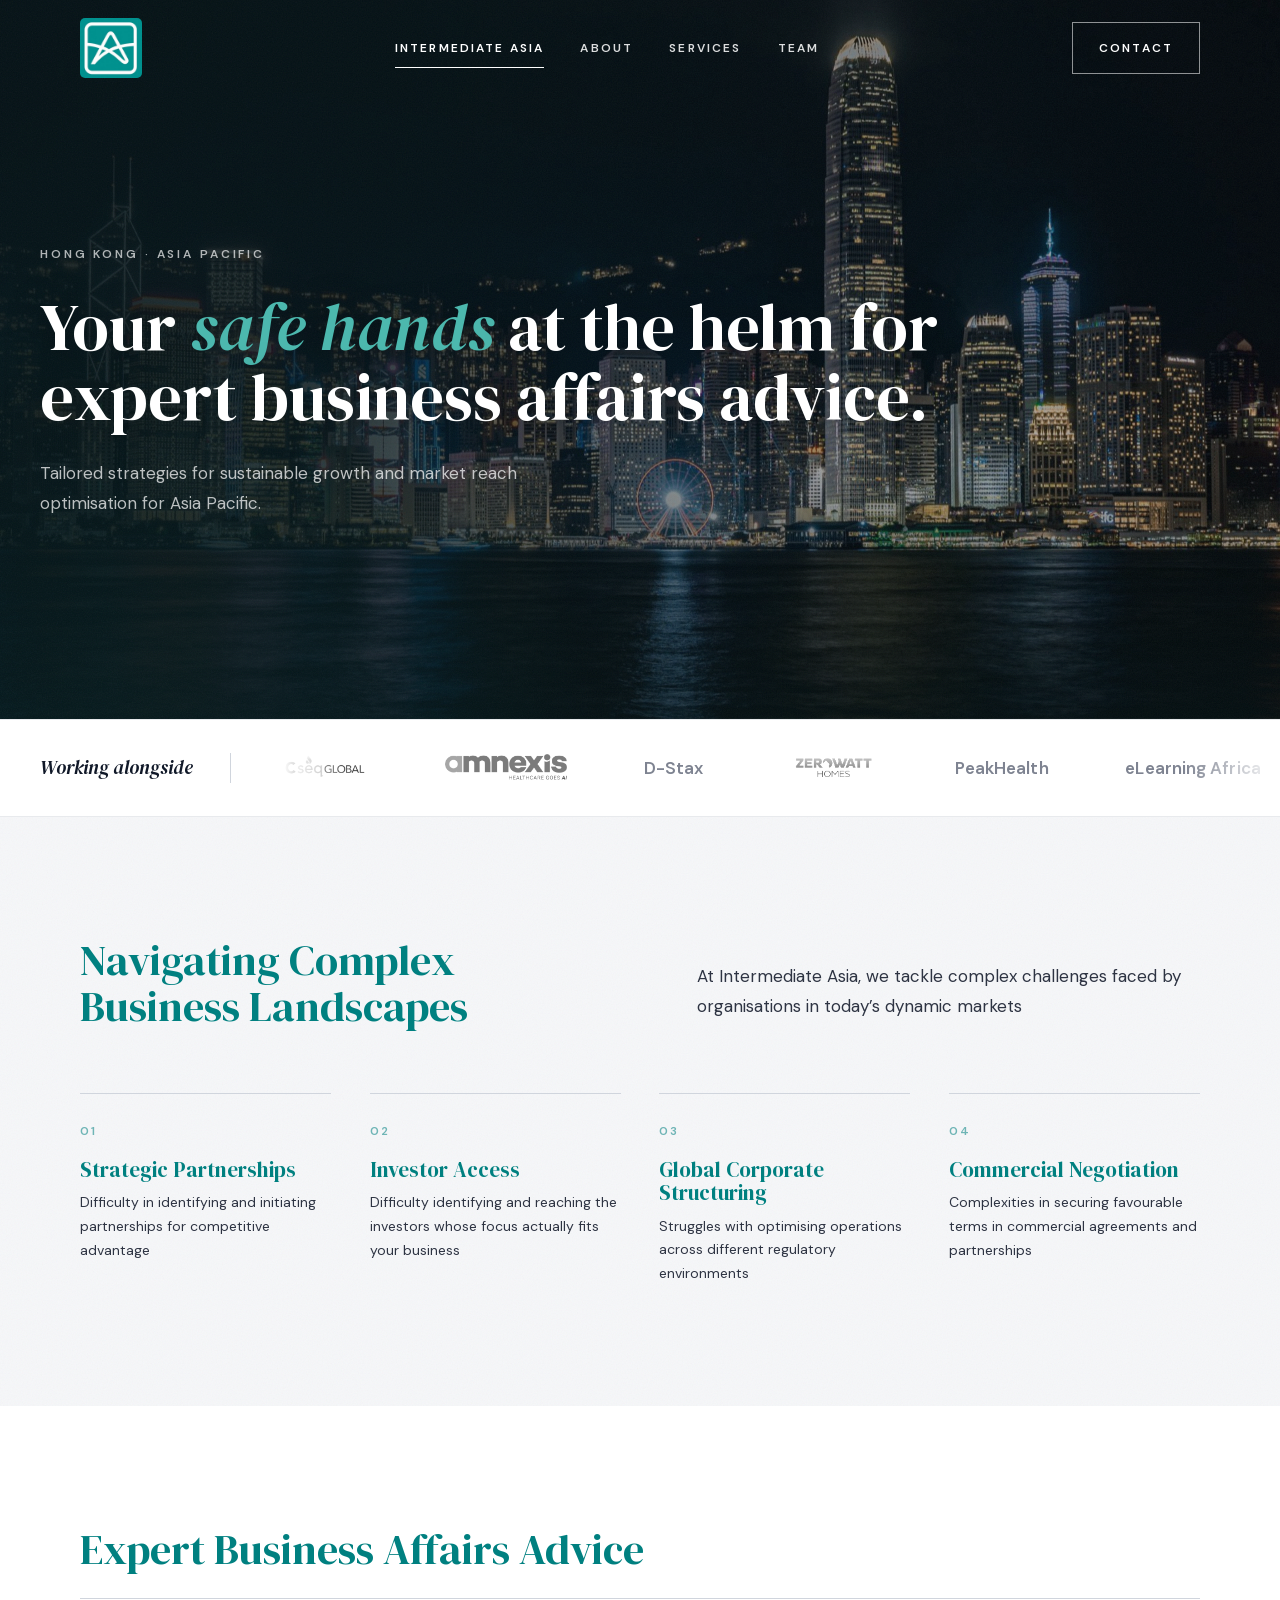
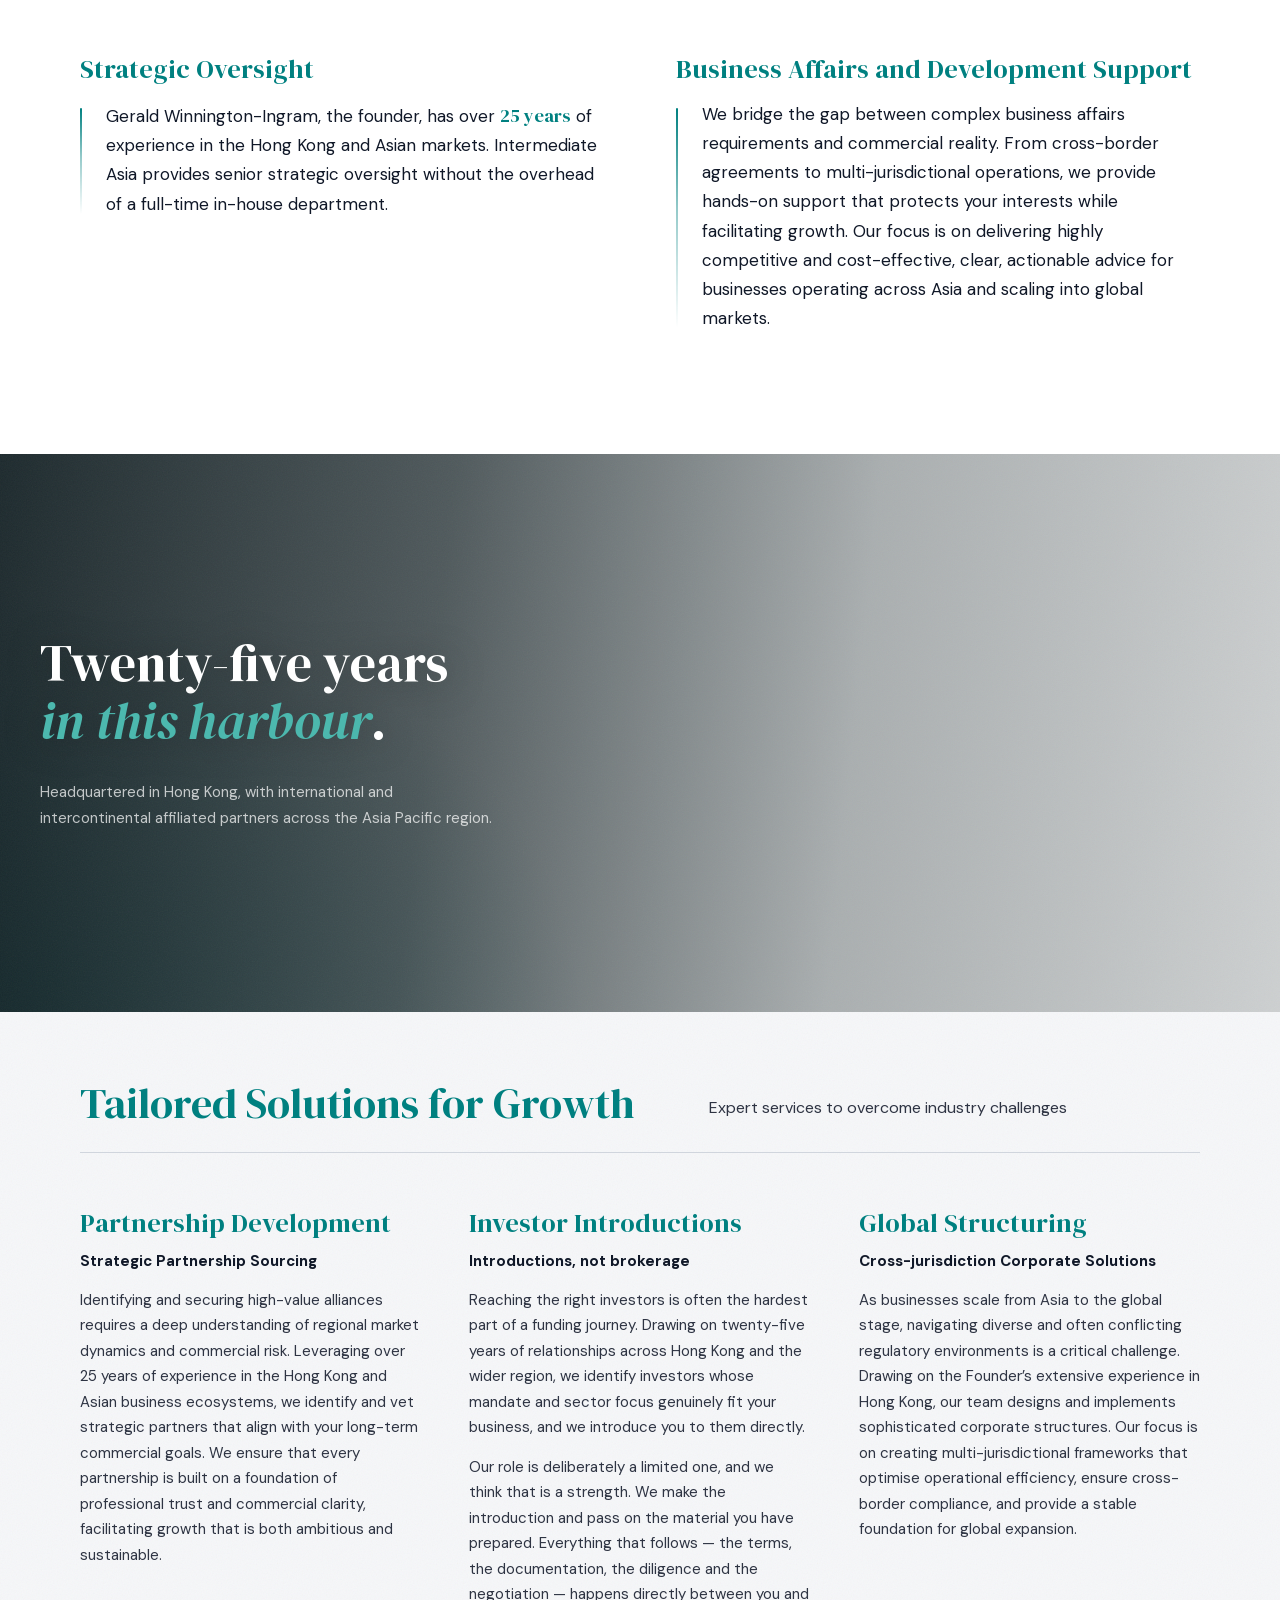
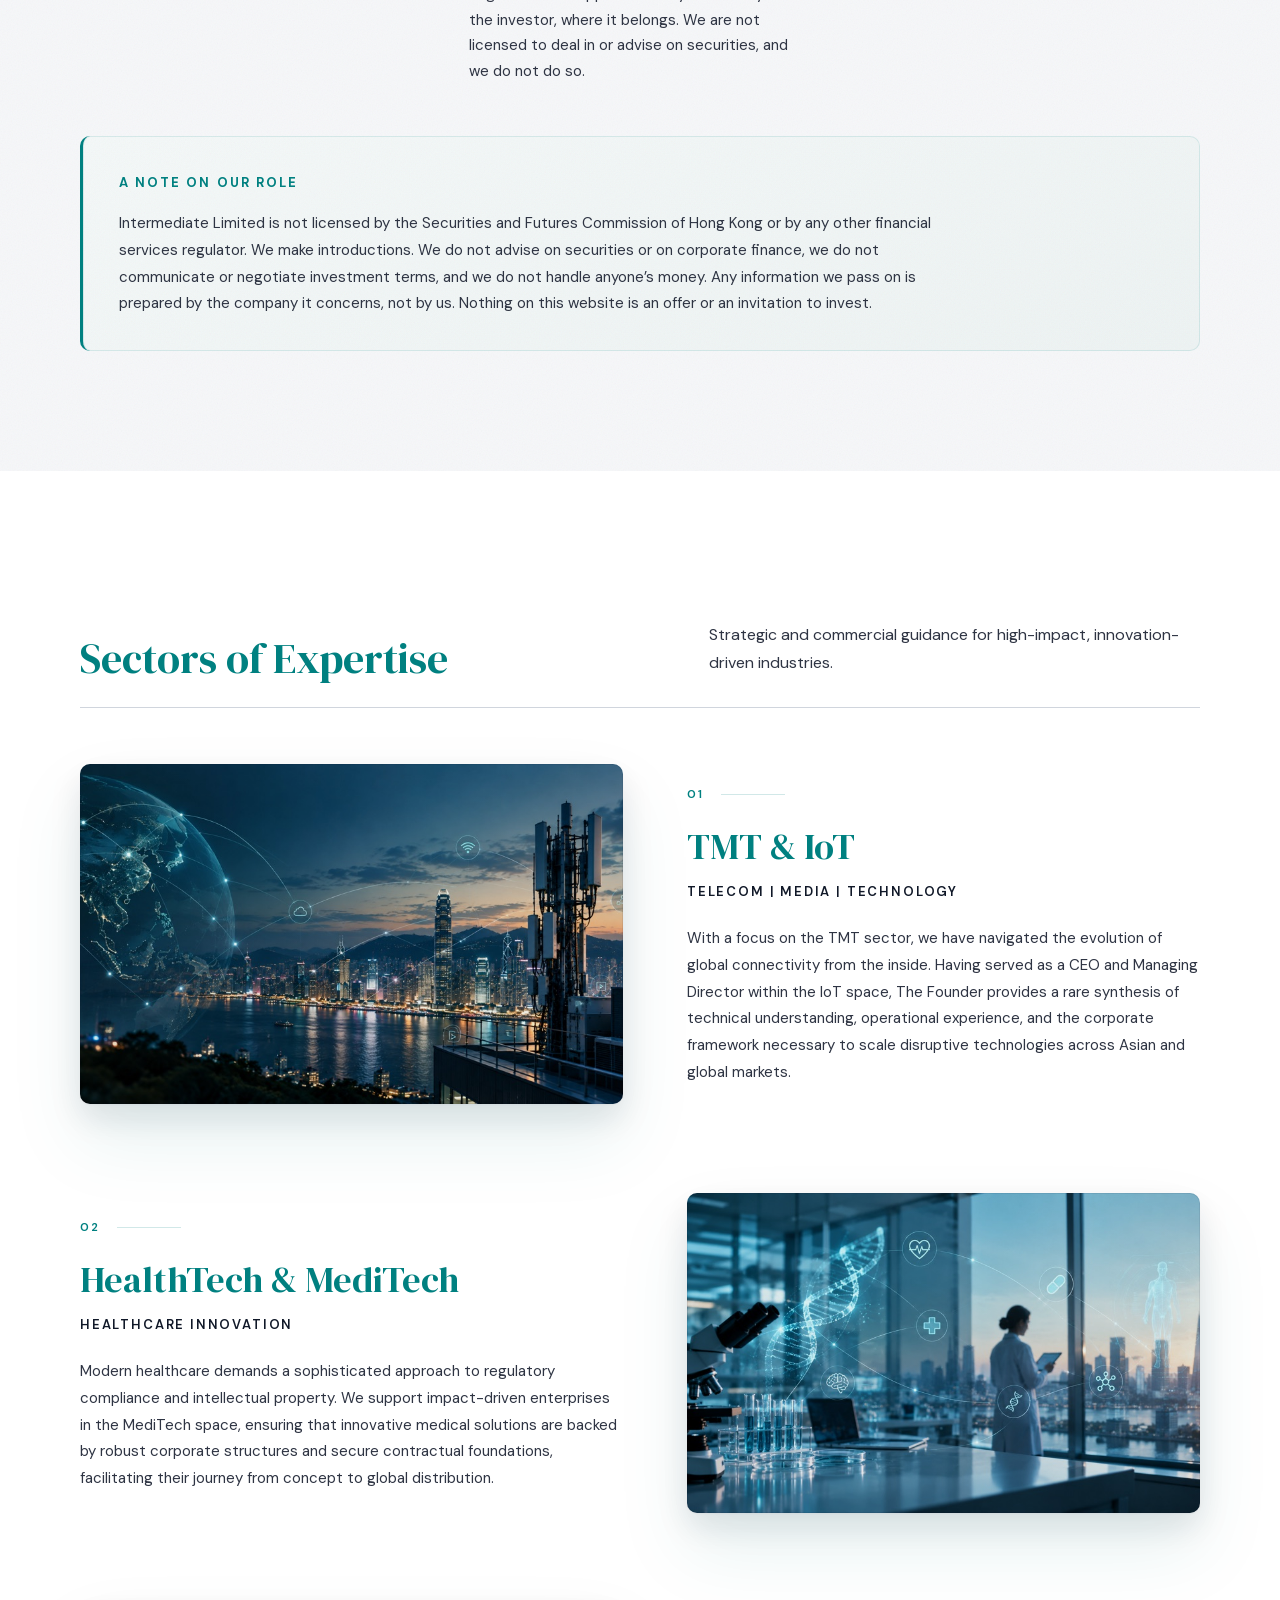
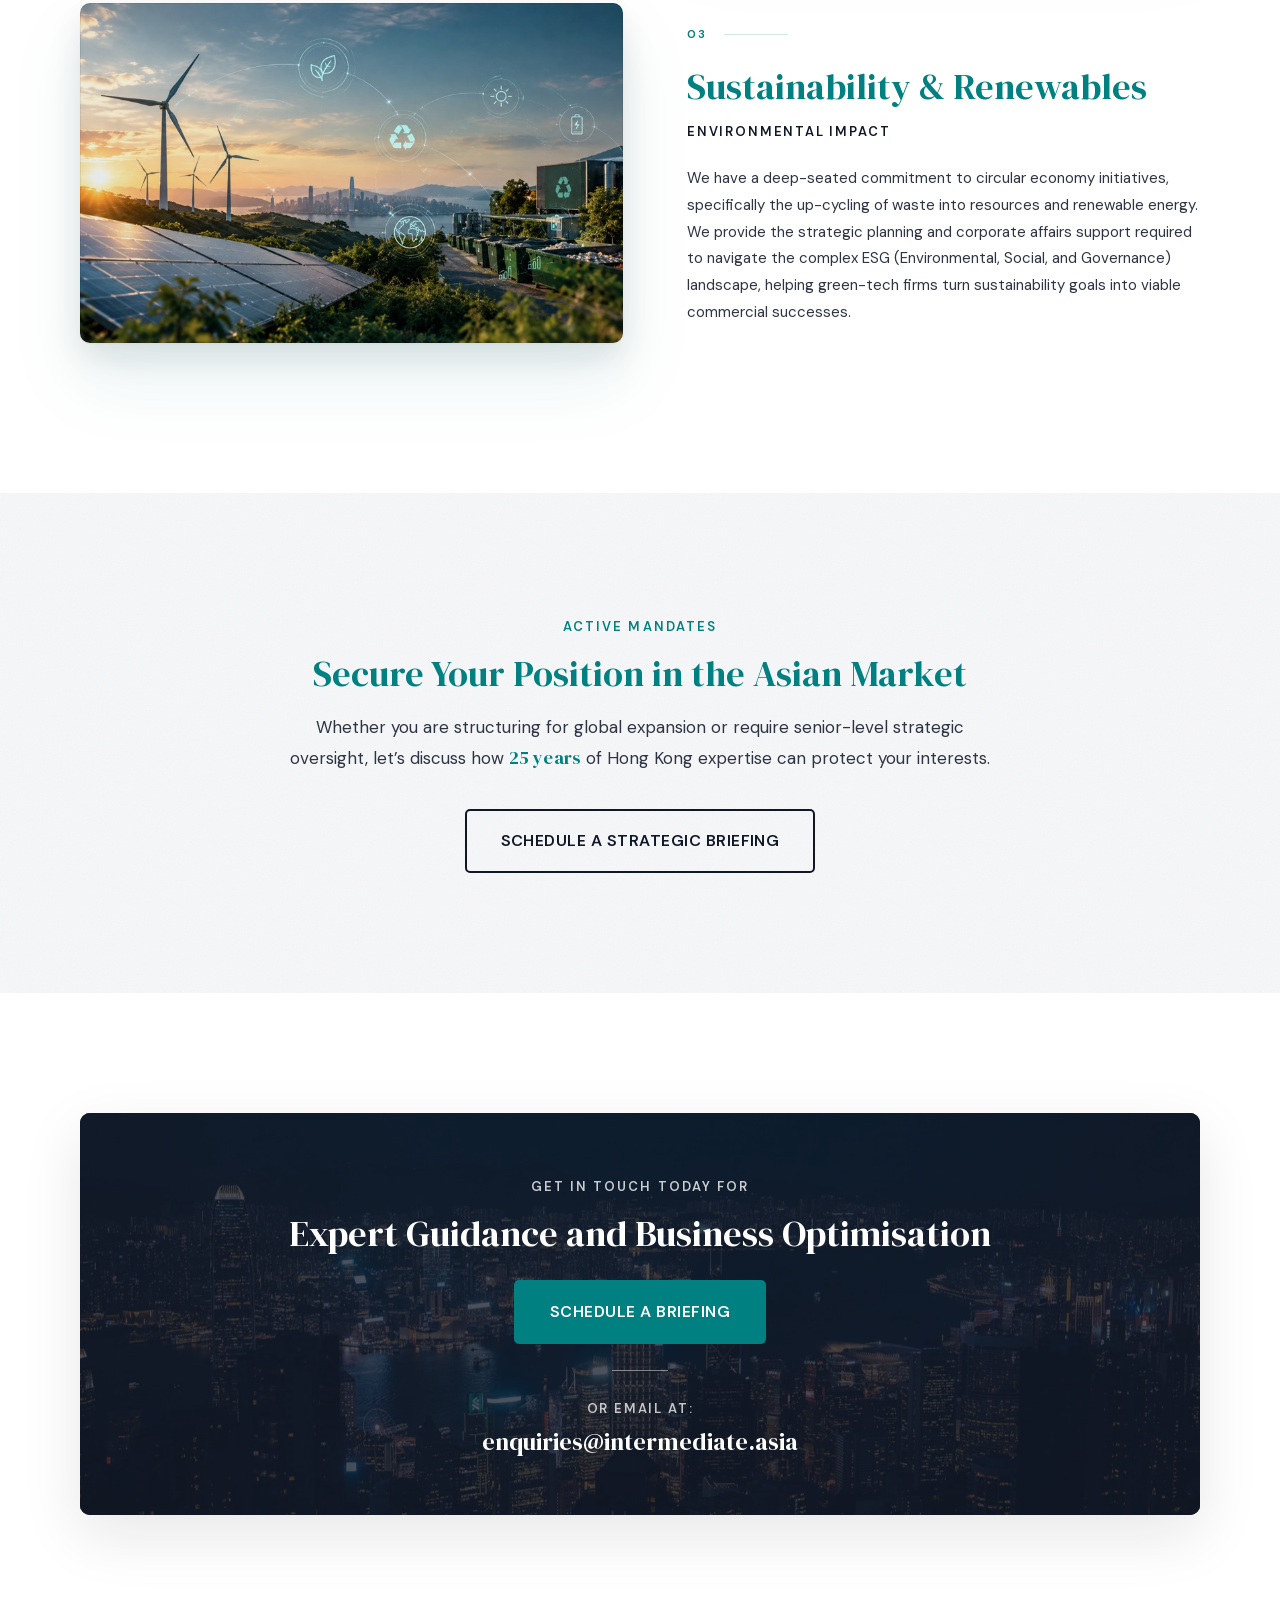
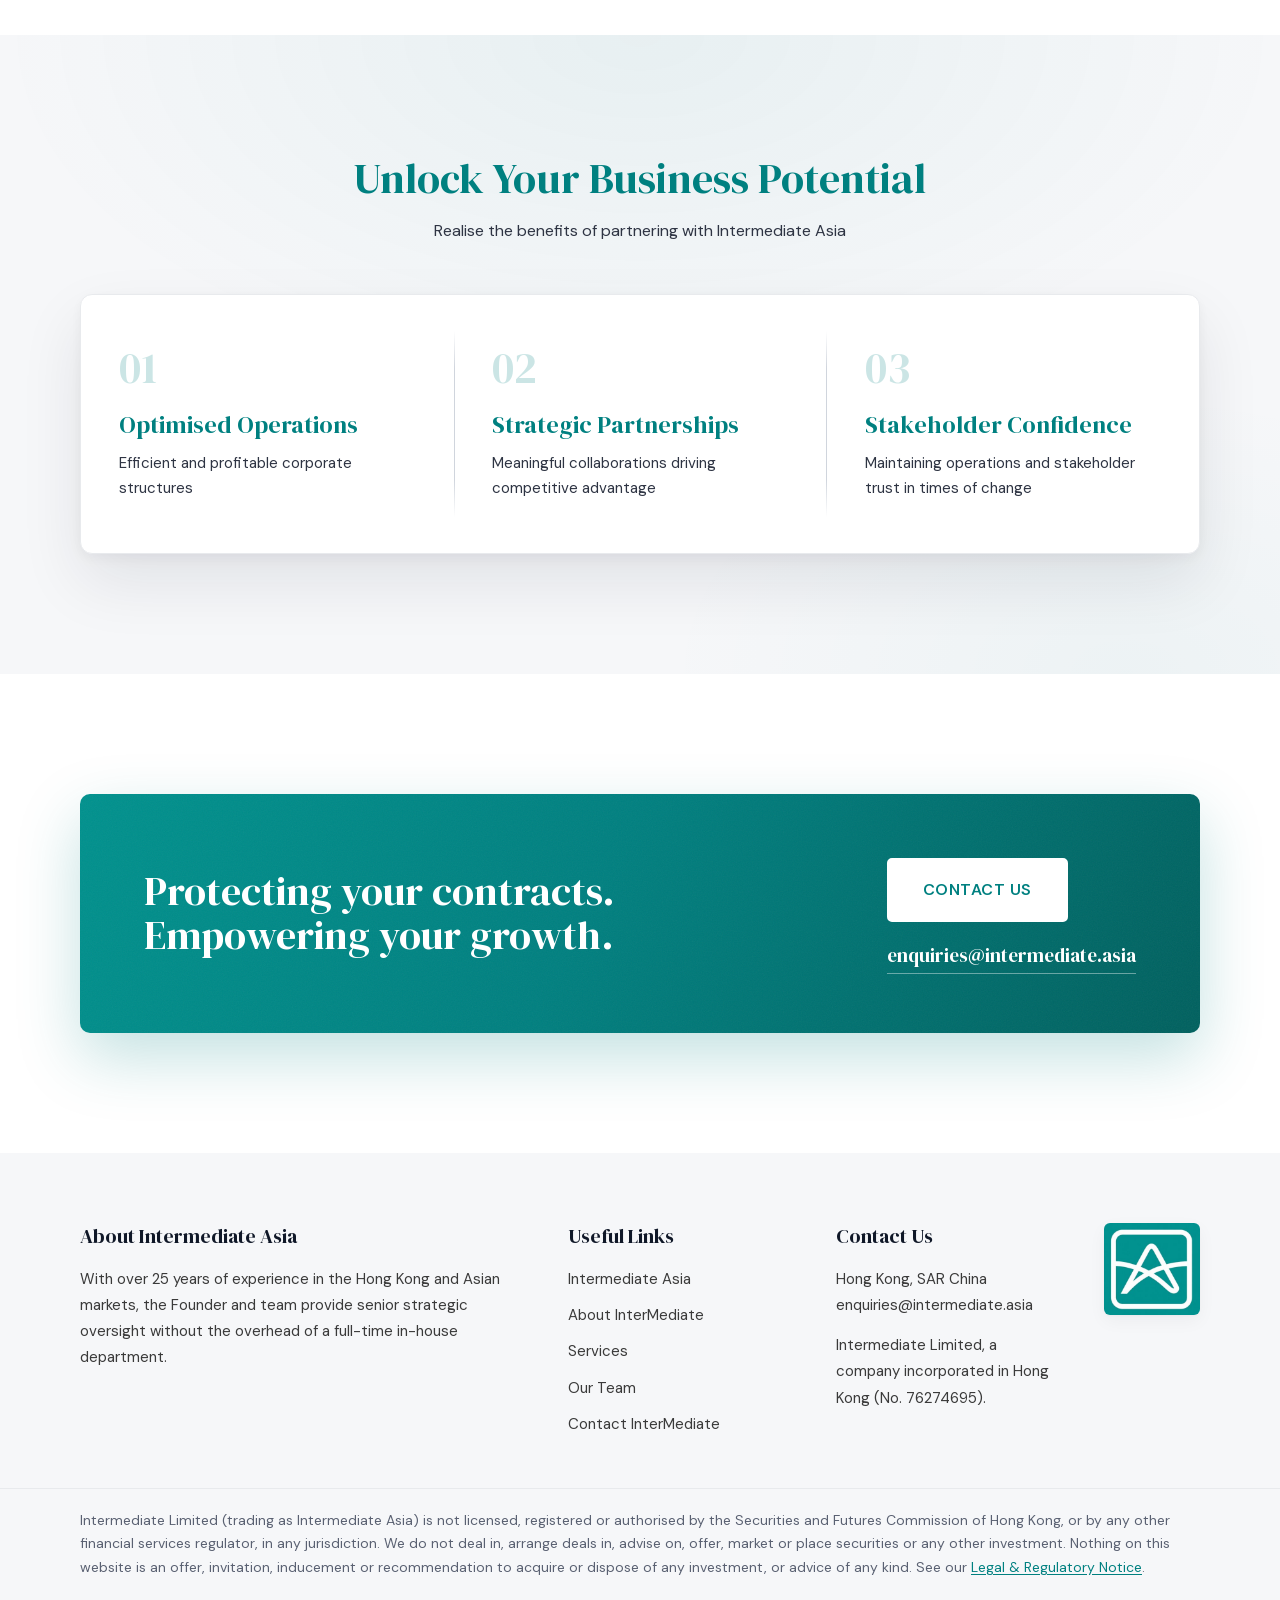
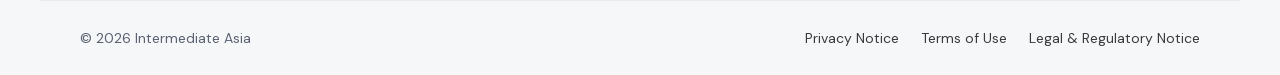
<file: index.html>
<!DOCTYPE html>
<html lang="en-GB">
<head>
<meta charset="UTF-8">
<meta name="viewport" content="width=device-width, initial-scale=1">
<title>Intermediate Asia — Protecting your contracts. Empowering your growth.</title>
<meta name="description" content="Tailored strategies for sustainable growth and market reach optimisation for Asia Pacific. Business affairs advice, investor introductions and cross-jurisdiction corporate structuring from Hong Kong.">
<link rel="canonical" href="https://intermediate.asia/">

<link rel="icon" href="/favicon.ico" sizes="any">
<link rel="icon" type="image/png" sizes="32x32" href="assets/icons/favicon-32.png">
<link rel="icon" type="image/png" sizes="16x16" href="assets/icons/favicon-16.png">
<link rel="apple-touch-icon" href="assets/icons/apple-touch-icon.png">
<meta name="theme-color" content="#008080">

<meta property="og:type" content="website">
<meta property="og:site_name" content="Intermediate Asia">
<meta property="og:locale" content="en_GB">
<meta property="og:url" content="https://intermediate.asia/">
<meta property="og:title" content="Your safe hands at the helm for expert business affairs advice">
<meta property="og:description" content="Tailored strategies for sustainable growth and market reach optimisation for Asia Pacific. Business affairs advice, investor introductions and cross-jurisdiction corporate structuring from Hong Kong.">
<meta property="og:image" content="https://intermediate.asia/assets/img/og-share.jpg">
<meta property="og:image:width" content="1200">
<meta property="og:image:height" content="630">
<meta property="og:image:alt" content="The Hong Kong skyline at night across Victoria Harbour">

<meta name="twitter:card" content="summary_large_image">
<meta name="twitter:title" content="Your safe hands at the helm for expert business affairs advice">
<meta name="twitter:description" content="Tailored strategies for sustainable growth and market reach optimisation for Asia Pacific. Business affairs advice, investor introductions and cross-jurisdiction corporate structuring from Hong Kong.">
<meta name="twitter:image" content="https://intermediate.asia/assets/img/og-share.jpg">
<link rel="preload" href="assets/fonts/dm-serif-display-400-latin.woff2" as="font" type="font/woff2" crossorigin>
<link rel="preload" href="assets/fonts/dm-sans-400-latin.woff2" as="font" type="font/woff2" crossorigin>
<link rel="stylesheet" href="assets/css/site.css">
<script>document.documentElement.classList.add("js");</script>
</head>
<body>

<a class="skip-link" href="#main">Skip to content</a>

<!-- ─── HEADER ──────────────────────────────────────────── -->
<header class="site-header site-header--overlay">
  <div class="header-inner">
    <a href="index.html" class="site-logo" aria-label="Intermediate Asia — home">
      <img src="assets/img/logo.jpg" alt="Intermediate Asia logo" width="80" height="80">
    </a>

    <button class="nav-toggle" aria-expanded="false" aria-controls="primary-nav" aria-label="Toggle navigation">
      <span></span><span></span><span></span>
    </button>

    <ul class="primary-nav" id="primary-nav">
      <li><a href="index.html" class="active" aria-current="page">Intermediate Asia</a></li>
      <li><a href="about.html">About</a></li>
      <li><a href="services.html">Services</a></li>
      <li><a href="team.html">Team</a></li>
    </ul>

    <a href="contact.html" class="btn header-contact-btn">Contact</a>
  </div>
</header>

<main id="main">

  <!-- ─── HERO ──────────────────────────────────────────── -->
  <section class="hero hero--home">
    <div class="hero-inner">
      <div class="hero-kicker hero-fade"><span>Hong Kong &middot; Asia Pacific</span></div>
      <h1 class="hero-fade">Your <em>safe hands</em> at the helm for expert business affairs advice.</h1>
      <p class="hero-lede hero-fade">Tailored strategies for sustainable growth and market reach optimisation for Asia Pacific.</p>
    </div>
  </section>

  <!-- ─── PARTNERS ──────────────────────────────────────── -->
  <section class="partners" aria-labelledby="partners-label">
    <div class="partners-inner">
      <p class="partners-label" id="partners-label">Working alongside</p>

      <div class="partners-viewport">
        <ul class="partners-track">
        <li class="partner"><img src="assets/img/partners/cseq-global.png" alt="Cseq Global" width="306" height="96" decoding="async"></li>
        <li class="partner"><img src="assets/img/partners/amnexis.png" alt="Amnexis" width="432" height="96" decoding="async"></li>
        <li class="partner"><span>D-Stax</span></li>
        <li class="partner"><img src="assets/img/partners/zerowatt.jpg" alt="ZeroWatt Homes" width="301" height="83" decoding="async"></li>
        <li class="partner"><span>PeakHealth</span></li>
        <li class="partner"><span>eLearning Africa</span></li>
        <li class="partner"><span>Gerant</span></li>
        <li class="partner" aria-hidden="true"><img src="assets/img/partners/cseq-global.png" alt="" width="306" height="96" decoding="async"></li>
        <li class="partner" aria-hidden="true"><img src="assets/img/partners/amnexis.png" alt="" width="432" height="96" decoding="async"></li>
        <li class="partner" aria-hidden="true"><span>D-Stax</span></li>
        <li class="partner" aria-hidden="true"><img src="assets/img/partners/zerowatt.jpg" alt="" width="301" height="83" decoding="async"></li>
        <li class="partner" aria-hidden="true"><span>PeakHealth</span></li>
        <li class="partner" aria-hidden="true"><span>eLearning Africa</span></li>
        <li class="partner" aria-hidden="true"><span>Gerant</span></li>
        </ul>
      </div>
    </div>
  </section>

  <!-- ─── CHALLENGES ────────────────────────────────────── -->
  <section class="section bg-light">
    <div class="section-inner">
      <div class="challenges">
        <div class="challenges-head">
          <h2 class="reveal">Navigating Complex Business Landscapes</h2>
          <p class="reveal">At Intermediate Asia, we tackle complex challenges faced by organisations in today&rsquo;s dynamic markets</p>
        </div>

        <ul class="challenge-grid">
          <li class="reveal reveal--row">
            <span class="challenge-num" aria-hidden="true">01</span>
            <h3>Strategic Partnerships</h3>
            <p>Difficulty in identifying and initiating partnerships for competitive advantage</p>
          </li>
          <li class="reveal reveal--row">
            <span class="challenge-num" aria-hidden="true">02</span>
            <h3>Investor Access</h3>
            <p>Difficulty identifying and reaching the investors whose focus actually fits your business</p>
          </li>
          <li class="reveal reveal--row">
            <span class="challenge-num" aria-hidden="true">03</span>
            <h3>Global Corporate Structuring</h3>
            <p>Struggles with optimising operations across different regulatory environments</p>
          </li>
          <li class="reveal reveal--row">
            <span class="challenge-num" aria-hidden="true">04</span>
            <h3>Commercial Negotiation</h3>
            <p>Complexities in securing favourable terms in commercial agreements and partnerships</p>
          </li>
        </ul>
      </div>
    </div>
  </section>

  <!-- ─── BUSINESS AFFAIRS ──────────────────────────────── -->
  <section class="section bg-white">
    <div class="section-inner">
      <div class="section-intro reveal">
        <h2>Expert Business Affairs Advice</h2>
      </div>

      <div class="duo">
        <div class="duo-item reveal">
          <h3>Strategic Oversight</h3>
          <p>Gerald Winnington-Ingram, the founder, has over <span class="figure">25 years</span> of experience in the Hong Kong and Asian markets. Intermediate Asia provides senior strategic oversight without the overhead of a full-time in-house department.</p>
        </div>

        <div class="duo-item reveal">
          <h3>Business Affairs and Development Support</h3>
          <p>We bridge the gap between complex business affairs requirements and commercial reality. From cross-border agreements to multi-jurisdictional operations, we provide hands-on support that protects your interests while facilitating growth. Our focus is on delivering highly competitive and cost-effective, clear, actionable advice for businesses operating across Asia and scaling into global markets.</p>
        </div>
      </div>

    </div>
  </section>

  <!-- ─── VISTA ─────────────────────────────────────────── -->
  <section class="vista vista--harbour">
    <div class="vista-inner">
      <blockquote class="reveal reveal--slow">
        Twenty-five years <em>in this harbour</em>.
      </blockquote>
      <cite class="reveal reveal--slow">Headquartered in Hong Kong, with international and intercontinental affiliated partners across the Asia Pacific region.</cite>
    </div>
  </section>

  <!-- ─── TAILORED SOLUTIONS ────────────────────────────── -->
  <section class="section bg-light">
    <div class="section-inner section-inner--close">
      <div class="section-intro reveal">
        <h2>Tailored Solutions for Growth</h2>
        <p>Expert services to overcome industry challenges</p>
      </div>

      <div class="feature-grid">
        <article class="feature-item reveal">
          <h3>Partnership Development</h3>
          <span class="feature-subtitle">Strategic Partnership Sourcing</span>
          <p>Identifying and securing high-value alliances requires a deep understanding of regional market dynamics and commercial risk. Leveraging over 25 years of experience in the Hong Kong and Asian business ecosystems, we identify and vet strategic partners that align with your long-term commercial goals. We ensure that every partnership is built on a foundation of professional trust and commercial clarity, facilitating growth that is both ambitious and sustainable.</p>
        </article>

        <article class="feature-item reveal">
          <h3>Investor Introductions</h3>
          <span class="feature-subtitle">Introductions, not brokerage</span>
          <p>Reaching the right investors is often the hardest part of a funding journey. Drawing on twenty-five years of relationships across Hong Kong and the wider region, we identify investors whose mandate and sector focus genuinely fit your business, and we introduce you to them directly.</p>
          <p>Our role is deliberately a limited one, and we think that is a strength. We make the introduction and pass on the material you have prepared. Everything that follows &mdash; the terms, the documentation, the diligence and the negotiation &mdash; happens directly between you and the investor, where it belongs. We are not licensed to deal in or advise on securities, and we do not do so.</p>
        </article>

        <article class="feature-item reveal">
          <h3>Global Structuring</h3>
          <span class="feature-subtitle">Cross-jurisdiction Corporate Solutions</span>
          <p>As businesses scale from Asia to the global stage, navigating diverse and often conflicting regulatory environments is a critical challenge. Drawing on the Founder&rsquo;s extensive experience in Hong Kong, our team designs and implements sophisticated corporate structures. Our focus is on creating multi-jurisdictional frameworks that optimise operational efficiency, ensure cross-border compliance, and provide a stable foundation for global expansion.</p>
        </article>
      </div>

      <aside class="notice reveal">
        <span class="notice-title">A note on our role</span>
        <p>Intermediate Limited is not licensed by the Securities and Futures Commission of Hong Kong or by any other financial services regulator. We make introductions. We do not advise on securities or on corporate finance, we do not communicate or negotiate investment terms, and we do not handle anyone&rsquo;s money. Any information we pass on is prepared by the company it concerns, not by us. Nothing on this website is an offer or an invitation to invest.</p>
      </aside>
    </div>
  </section>

  <!-- ─── SECTORS ───────────────────────────────────────── -->
  <section class="section bg-white">
    <div class="section-inner section-inner--open">
      <div class="section-intro">
        <h2>Sectors of Expertise</h2>
        <p>Strategic and commercial guidance for high-impact, innovation-driven industries.</p>
      </div>

      <div class="sectors">
        <article class="sector">
          <figure class="sector-figure reveal">
            <img src="assets/img/sectors/tmt.jpg" alt="Telecommunications masts and network infrastructure above a city skyline at dusk" width="900" height="506" loading="lazy" decoding="async">
          </figure>

          <div class="sector-text reveal">
            <span class="sector-index" aria-hidden="true">01</span>
            <h3>TMT &amp; IoT</h3>
            <span class="sector-kicker">Telecom | Media | Technology</span>
            <p>With a focus on the TMT sector, we have navigated the evolution of global connectivity from the inside. Having served as a CEO and Managing Director within the IoT space, The Founder provides a rare synthesis of technical understanding, operational experience, and the corporate framework necessary to scale disruptive technologies across Asian and global markets.</p>
          </div>
        </article>

        <article class="sector">
          <figure class="sector-figure reveal">
            <img src="assets/img/sectors/healthtech.jpg" alt="A researcher in a laboratory overlooking a city, with connected medical and genomic data visualised around them" width="900" height="506" loading="lazy" decoding="async">
          </figure>

          <div class="sector-text reveal">
            <span class="sector-index" aria-hidden="true">02</span>
            <h3>HealthTech &amp; MediTech</h3>
            <span class="sector-kicker">Healthcare Innovation</span>
            <p>Modern healthcare demands a sophisticated approach to regulatory compliance and intellectual property. We support impact-driven enterprises in the MediTech space, ensuring that innovative medical solutions are backed by robust corporate structures and secure contractual foundations, facilitating their journey from concept to global distribution.</p>
          </div>
        </article>

        <article class="sector">
          <figure class="sector-figure reveal">
            <img src="assets/img/sectors/sustainability.jpg" alt="Wind turbines and solar arrays on the water beside a city skyline at sunrise" width="900" height="506" loading="lazy" decoding="async">
          </figure>

          <div class="sector-text reveal">
            <span class="sector-index" aria-hidden="true">03</span>
            <h3>Sustainability &amp; Renewables</h3>
            <span class="sector-kicker">Environmental Impact</span>
            <p>We have a deep-seated commitment to circular economy initiatives, specifically the up-cycling of waste into resources and renewable energy. We provide the strategic planning and corporate affairs support required to navigate the complex ESG (Environmental, Social, and Governance) landscape, helping green-tech firms turn sustainability goals into viable commercial successes.</p>
          </div>
        </article>
      </div>
    </div>
  </section>

  <!-- ─── ACTIVE MANDATES ───────────────────────────────── -->
  <section class="section bg-light">
    <div class="section-inner">
      <div class="statement reveal">
        <span class="eyebrow">Active Mandates</span>
        <h2>Secure Your Position in the Asian Market</h2>
        <p>Whether you are structuring for global expansion or require senior-level strategic oversight, let&rsquo;s discuss how <span class="figure">25 years</span> of Hong Kong expertise can protect your interests.</p>
        <a href="contact.html" class="btn btn--outline">Schedule a Strategic Briefing</a>
      </div>
    </div>
  </section>

  <!-- ─── GET IN TOUCH ──────────────────────────────────── -->
  <section class="section bg-white">
    <div class="section-inner">
      <div class="inset-panel inset-panel--image reveal">
        <span class="eyebrow">Get in Touch Today for</span>
        <h2>Expert Guidance and Business Optimisation</h2>
        <div class="cta-actions">
          <a href="contact.html" class="btn">Schedule a Briefing</a>
        </div>
        <div class="cta-email">
          <span>Or email at:</span>
          <a href="mailto:enquiries@intermediate.asia">enquiries@intermediate.asia</a>
        </div>
      </div>
    </div>
  </section>

  <!-- ─── UNLOCK POTENTIAL ──────────────────────────────── -->
  <section class="section bg-light section--unlock">
    <div class="section-inner">
      <div class="section-intro section-intro--center reveal">
        <h2>Unlock Your Business Potential</h2>
        <p>Realise the benefits of partnering with Intermediate Asia</p>
      </div>

      <div class="benefit-panel reveal">
        <div class="benefit-cell">
          <span class="benefit-num" aria-hidden="true">01</span>
          <h3>Optimised Operations</h3>
          <p>Efficient and profitable corporate structures</p>
        </div>

        <div class="benefit-cell">
          <span class="benefit-num" aria-hidden="true">02</span>
          <h3>Strategic Partnerships</h3>
          <p>Meaningful collaborations driving competitive advantage</p>
        </div>

        <div class="benefit-cell">
          <span class="benefit-num" aria-hidden="true">03</span>
          <h3>Stakeholder Confidence</h3>
          <p>Maintaining operations and stakeholder trust in times of change</p>
        </div>
      </div>
    </div>
  </section>

  <!-- ─── CLOSING CTA ───────────────────────────────────── -->
  <section class="section bg-white">
    <div class="section-inner">
      <div class="inset-panel inset-panel--teal reveal">
        <h2>Protecting your contracts. Empowering your growth.</h2>
        <div class="cta-side">
          <a href="contact.html" class="btn btn--light">Contact Us</a>
          <a class="cta-mail" href="mailto:enquiries@intermediate.asia">enquiries@intermediate.asia</a>
        </div>
      </div>
    </div>
  </section>

</main>

<!-- ─── FOOTER ──────────────────────────────────────────── -->
<footer class="site-footer">
  <div class="footer-main">
    <div class="footer-col">
      <div class="footer-col-title">About Intermediate Asia</div>
      <p>With over 25 years of experience in the Hong Kong and Asian markets, the Founder and team provide senior strategic oversight without the overhead of a full-time in-house department.</p>
    </div>

    <div class="footer-col">
      <div class="footer-col-title">Useful Links</div>
      <ul class="footer-nav">
        <li><a href="index.html">Intermediate Asia</a></li>
        <li><a href="about.html">About InterMediate</a></li>
        <li><a href="services.html">Services</a></li>
        <li><a href="team.html">Our Team</a></li>
        <li><a href="contact.html">Contact InterMediate</a></li>
      </ul>
    </div>

    <div class="footer-col">
      <div class="footer-col-title">Contact Us</div>
      <p>Hong Kong, SAR China<br>
        <a href="mailto:enquiries@intermediate.asia" style="color: var(--color-footer-text);">enquiries@intermediate.asia</a>
      </p>
      <p class="footer-entity">Intermediate Limited, a company incorporated in Hong Kong (No. 76274695).</p>
    </div>

    <div class="footer-col footer-logo-col">
      <img src="assets/img/logo.jpg" alt="Intermediate Asia logo" class="footer-logo" width="96" height="96">
    </div>
  </div>

  <div class="footer-below">
      <p class="footer-reg">Intermediate Limited (trading as Intermediate Asia) is not licensed, registered or authorised by the Securities and Futures Commission of Hong Kong, or by any other financial services regulator, in any jurisdiction. We do not deal in, arrange deals in, advise on, offer, market or place securities or any other investment. Nothing on this website is an offer, invitation, inducement or recommendation to acquire or dispose of any investment, or advice of any kind. See our <a href="legal.html">Legal &amp; Regulatory Notice</a>.</p>
    <div class="footer-below-inner">
      <p>&copy; 2026 Intermediate Asia</p>
      <ul class="footer-legal">
        <li><a href="privacy.html">Privacy Notice</a></li>
        <li><a href="terms.html">Terms of Use</a></li>
        <li><a href="legal.html">Legal &amp; Regulatory Notice</a></li>
      </ul>
    </div>
  </div>
</footer>

<a href="#" id="scroll-top" aria-label="Scroll to top">
  <svg viewBox="0 0 24 24" fill="none" stroke="currentColor" stroke-width="2.2" stroke-linecap="round" stroke-linejoin="round" aria-hidden="true">
    <path d="M12 19V5"></path><path d="M5 12l7-7 7 7"></path>
  </svg>
</a>

<script src="assets/js/site.js"></script>
</body>
</html>
</file>
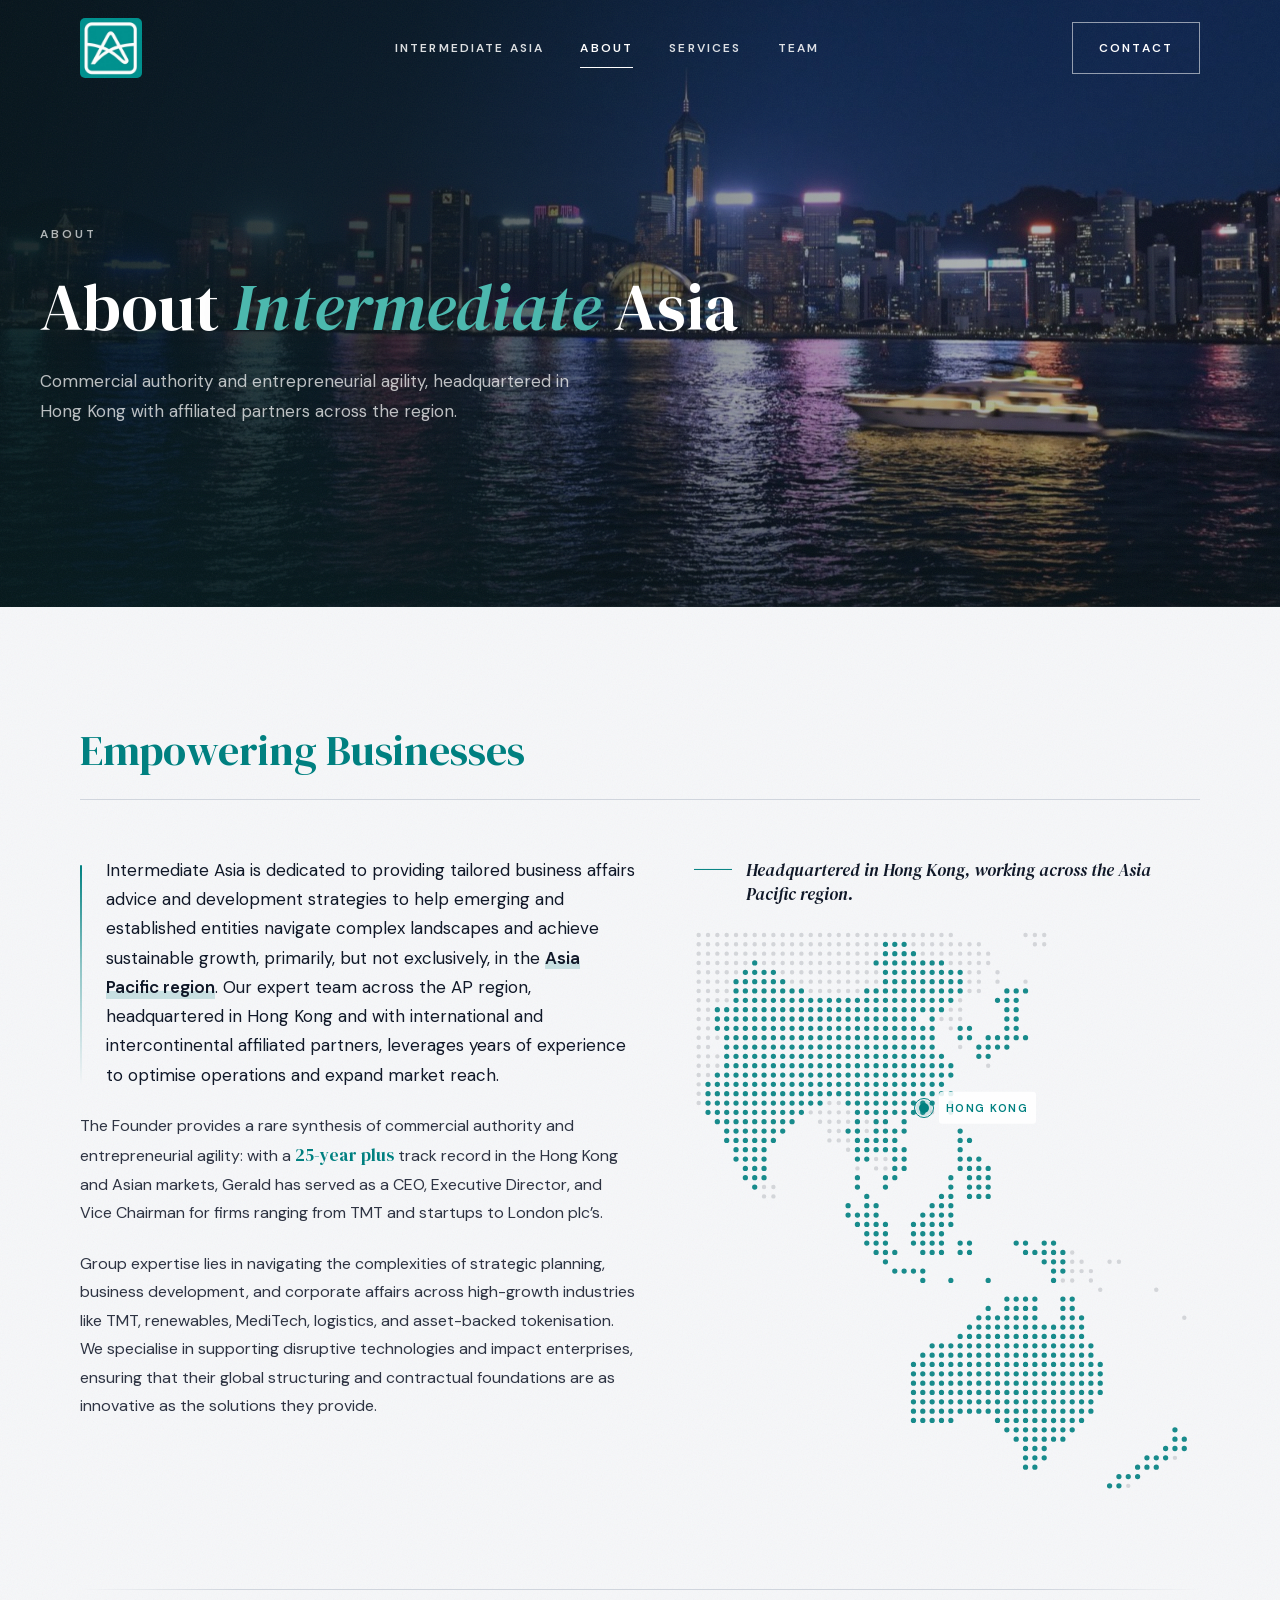
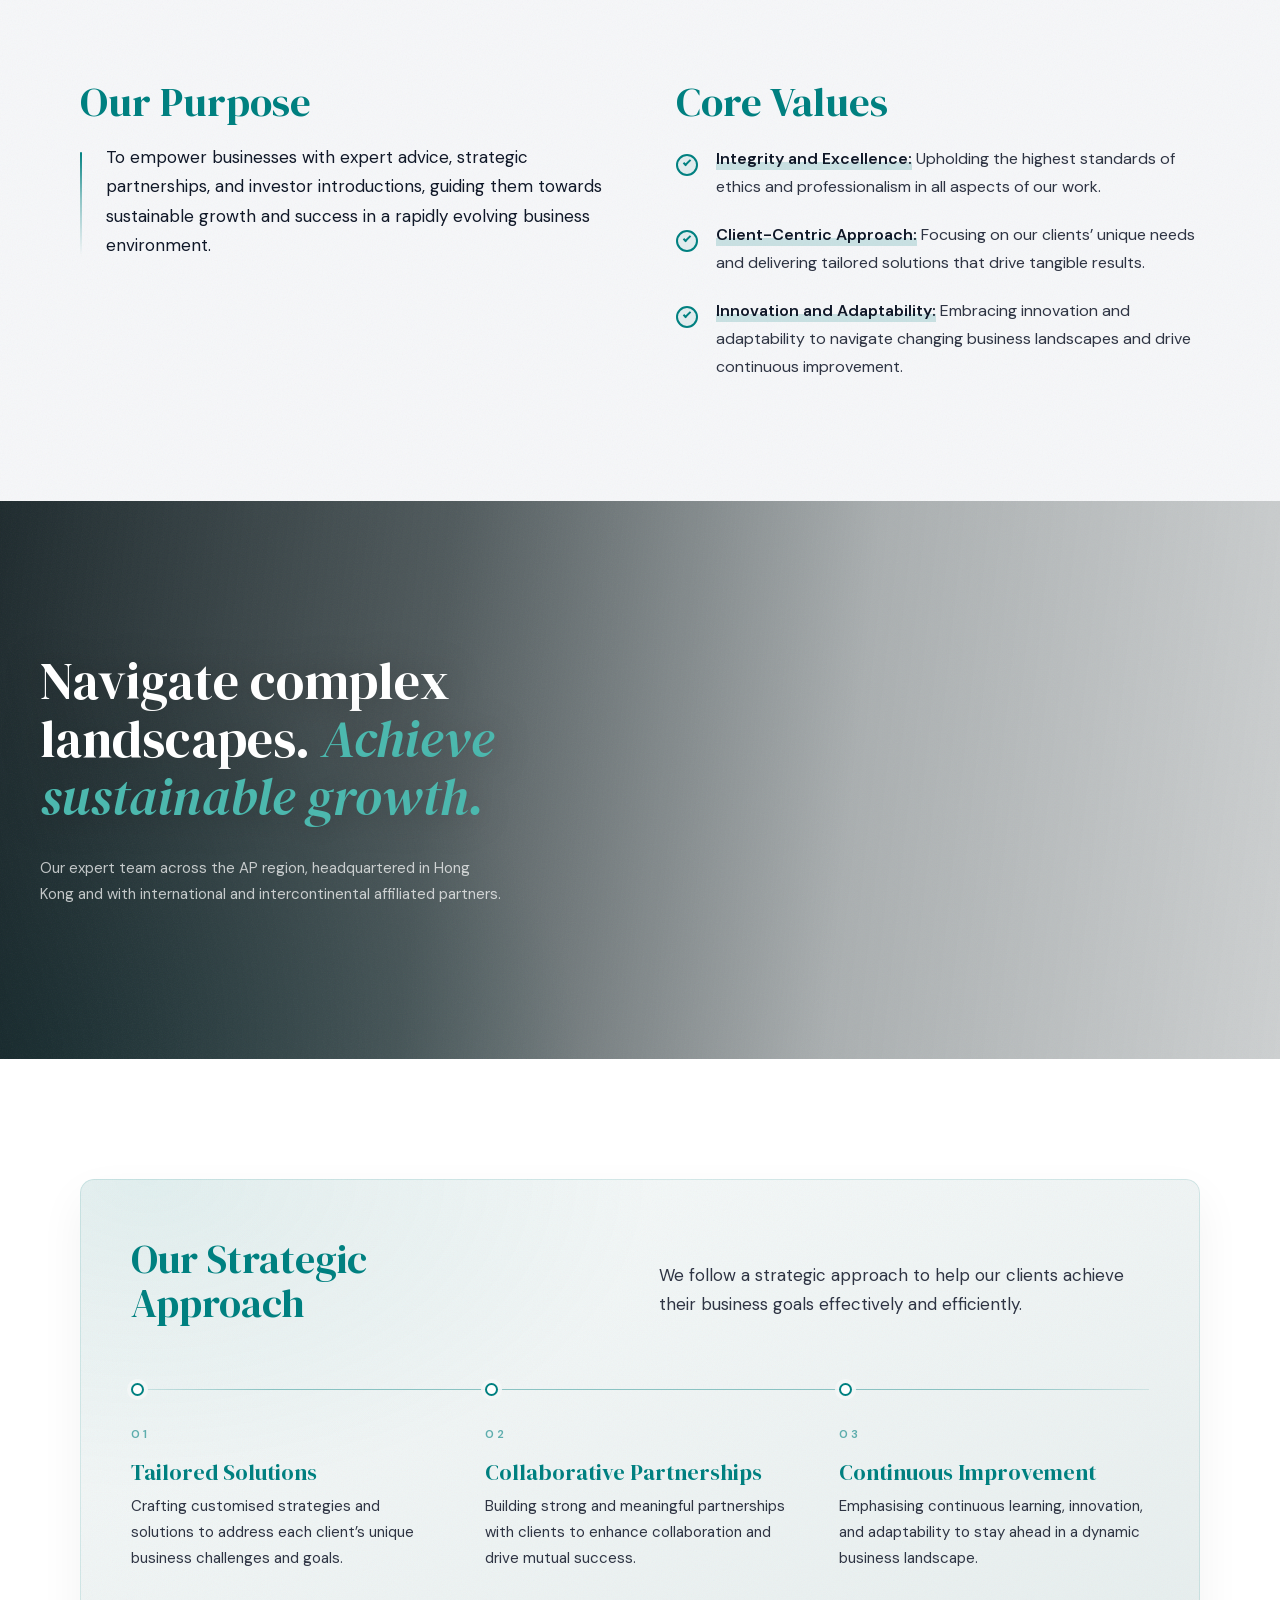
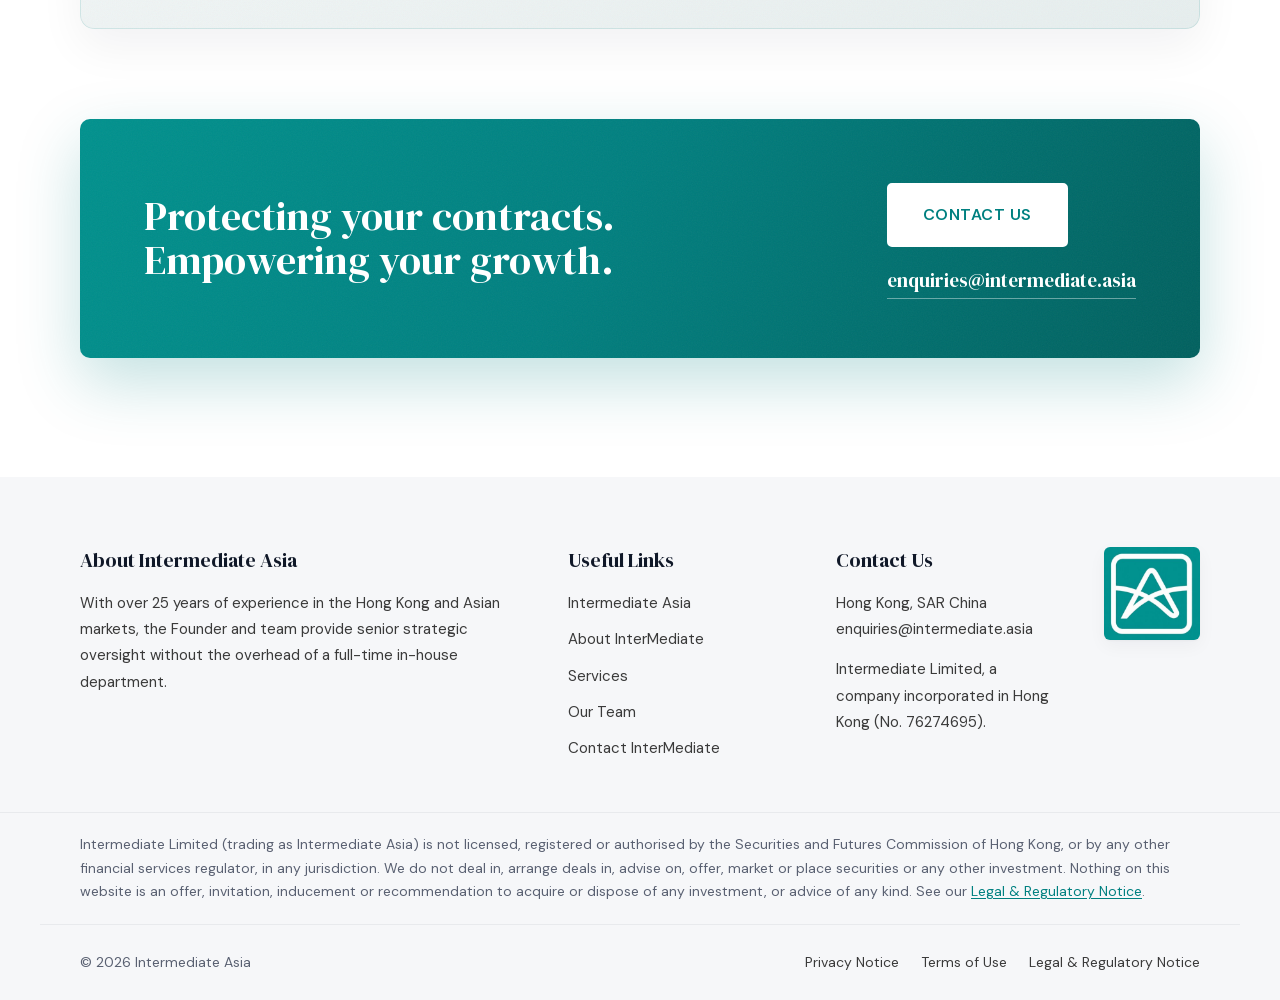
<file: about.html>
<!DOCTYPE html>
<html lang="en-GB">
<head>
<meta charset="UTF-8">
<meta name="viewport" content="width=device-width, initial-scale=1">
<title>About Intermediate Asia</title>
<meta name="description" content="Intermediate Asia is dedicated to providing tailored business affairs advice and development strategies for emerging and established entities across the Asia Pacific region.">
<link rel="canonical" href="https://intermediate.asia/about.html">

<link rel="icon" href="/favicon.ico" sizes="any">
<link rel="icon" type="image/png" sizes="32x32" href="assets/icons/favicon-32.png">
<link rel="icon" type="image/png" sizes="16x16" href="assets/icons/favicon-16.png">
<link rel="apple-touch-icon" href="assets/icons/apple-touch-icon.png">
<meta name="theme-color" content="#008080">

<meta property="og:type" content="website">
<meta property="og:site_name" content="Intermediate Asia">
<meta property="og:locale" content="en_GB">
<meta property="og:url" content="https://intermediate.asia/about.html">
<meta property="og:title" content="About Intermediate Asia">
<meta property="og:description" content="Intermediate Asia is dedicated to providing tailored business affairs advice and development strategies for emerging and established entities across the Asia Pacific region.">
<meta property="og:image" content="https://intermediate.asia/assets/img/og-share.jpg">
<meta property="og:image:width" content="1200">
<meta property="og:image:height" content="630">
<meta property="og:image:alt" content="The Hong Kong skyline at night across Victoria Harbour">

<meta name="twitter:card" content="summary_large_image">
<meta name="twitter:title" content="About Intermediate Asia">
<meta name="twitter:description" content="Intermediate Asia is dedicated to providing tailored business affairs advice and development strategies for emerging and established entities across the Asia Pacific region.">
<meta name="twitter:image" content="https://intermediate.asia/assets/img/og-share.jpg">
<link rel="preload" href="assets/fonts/dm-serif-display-400-latin.woff2" as="font" type="font/woff2" crossorigin>
<link rel="preload" href="assets/fonts/dm-sans-400-latin.woff2" as="font" type="font/woff2" crossorigin>
<link rel="stylesheet" href="assets/css/site.css">
<script>document.documentElement.classList.add("js");</script>
</head>
<body>

<a class="skip-link" href="#main">Skip to content</a>

<header class="site-header site-header--overlay">
  <div class="header-inner">
    <a href="index.html" class="site-logo" aria-label="Intermediate Asia — home">
      <img src="assets/img/logo.jpg" alt="Intermediate Asia logo" width="80" height="80">
    </a>

    <button class="nav-toggle" aria-expanded="false" aria-controls="primary-nav" aria-label="Toggle navigation">
      <span></span><span></span><span></span>
    </button>

    <ul class="primary-nav" id="primary-nav">
      <li><a href="index.html">Intermediate Asia</a></li>
      <li><a href="about.html" class="active" aria-current="page">About</a></li>
      <li><a href="services.html">Services</a></li>
      <li><a href="team.html">Team</a></li>
    </ul>

    <a href="contact.html" class="btn header-contact-btn">Contact</a>
  </div>
</header>

<main id="main">

  <!-- ─── HERO ──────────────────────────────────────────── -->
  <section class="hero hero--about hero--inner">
    <div class="hero-inner">
      <div class="hero-kicker hero-fade"><span>About</span></div>
      <h1 class="hero-fade">About <em>Intermediate</em> Asia</h1>
      <p class="hero-lede hero-fade">Commercial authority and entrepreneurial agility, headquartered in Hong Kong with affiliated partners across the region.</p>
    </div>
  </section>

  <!-- ─── EMPOWERING BUSINESSES ─────────────────────────── -->
  <section class="section bg-light">
    <div class="section-inner">
      <div class="section-intro reveal">
        <h2>Empowering Businesses</h2>
      </div>

      <div class="ap-split">
        <div class="ap-copy reveal">
        <p>Intermediate Asia is dedicated to providing tailored business affairs advice and development strategies to help emerging and established entities navigate complex landscapes and achieve sustainable growth, primarily, but not exclusively, in the <strong>Asia Pacific region</strong>. Our expert team across the AP region, headquartered in Hong Kong and with international and intercontinental affiliated partners, leverages years of experience to optimise operations and expand market reach.</p>
        <p>The Founder provides a rare synthesis of commercial authority and entrepreneurial agility: with a <span class="figure">25-year plus</span> track record in the Hong Kong and Asian markets, Gerald has served as a CEO, Executive Director, and Vice Chairman for firms ranging from TMT and startups to London plc&rsquo;s.</p>
        <p>Group expertise lies in navigating the complexities of strategic planning, business development, and corporate affairs across high-growth industries like TMT, renewables, MediTech, logistics, and asset-backed tokenisation. We specialise in supporting disruptive technologies and impact enterprises, ensuring that their global structuring and contractual foundations are as innovative as the solutions they provide.</p>
        </div>

        <figure class="ap-map reveal reveal--map">
          <p class="ap-label">Headquartered in Hong Kong, working across the Asia Pacific region.</p>
          <div class="ap-map-frame">
            <img src="assets/img/asia-pacific.svg" alt="Dotted map of the Asia Pacific region with Hong Kong marked" width="596" height="668" decoding="async">
            <span class="ap-pin" aria-hidden="true"></span>
            <span class="ap-pin-label" aria-hidden="true">Hong Kong</span>
          </div>
        </figure>
      </div>

      <hr class="section-divider">

      <div>
        <div class="split split--top">
          <div class="split-body reveal">
            <h2>Our Purpose</h2>
            <p>To empower businesses with expert advice, strategic partnerships, and investor introductions, guiding them towards sustainable growth and success in a rapidly evolving business environment.</p>
          </div>

          <div class="split-body reveal">
            <h2>Core Values</h2>
            <ul class="values-list" style="margin-top: 20px;">
            <li><strong>Integrity and Excellence:</strong> Upholding the highest standards of ethics and professionalism in all aspects of our work.</li>
            <li><strong>Client-Centric Approach:</strong> Focusing on our clients&rsquo; unique needs and delivering tailored solutions that drive tangible results.</li>
            <li><strong>Innovation and Adaptability:</strong> Embracing innovation and adaptability to navigate changing business landscapes and drive continuous improvement.</li>
            </ul>
          </div>
        </div>
      </div>
    </div>
  </section>

  <!-- ─── VISTA ─────────────────────────────────────────── -->
  <section class="vista vista--peak">
    <div class="vista-inner">
      <blockquote class="reveal reveal--slow">Navigate complex landscapes. <em>Achieve sustainable growth.</em></blockquote>
      <cite class="reveal reveal--slow">Our expert team across the AP region, headquartered in Hong Kong and with international and intercontinental affiliated partners.</cite>
    </div>
  </section>

  <!-- ─── STRATEGIC APPROACH ────────────────────────────── -->
  <section class="section bg-white">
    <div class="section-inner">
      <div class="approach reveal">
        <div class="approach-head">
          <h2>Our Strategic Approach</h2>
          <p>We follow a strategic approach to help our clients achieve their business goals effectively and efficiently.</p>
        </div>

        <ol class="approach-steps">
          <li class="approach-step">
            <span class="approach-num" aria-hidden="true">01</span>
            <h3>Tailored Solutions</h3>
            <p>Crafting customised strategies and solutions to address each client&rsquo;s unique business challenges and goals.</p>
          </li>

          <li class="approach-step">
            <span class="approach-num" aria-hidden="true">02</span>
            <h3>Collaborative Partnerships</h3>
            <p>Building strong and meaningful partnerships with clients to enhance collaboration and drive mutual success.</p>
          </li>

          <li class="approach-step">
            <span class="approach-num" aria-hidden="true">03</span>
            <h3>Continuous Improvement</h3>
            <p>Emphasising continuous learning, innovation, and adaptability to stay ahead in a dynamic business landscape.</p>
          </li>
        </ol>
      </div>

      <div class="inset-panel block-gap inset-panel--teal reveal">
        <h2>Protecting your contracts. Empowering your growth.</h2>
        <div class="cta-side">
          <a href="contact.html" class="btn btn--light">Contact Us</a>
          <a class="cta-mail" href="mailto:enquiries@intermediate.asia">enquiries@intermediate.asia</a>
        </div>
      </div>
    </div>
  </section>

</main>

<footer class="site-footer">
  <div class="footer-main">
    <div class="footer-col">
      <div class="footer-col-title">About Intermediate Asia</div>
      <p>With over 25 years of experience in the Hong Kong and Asian markets, the Founder and team provide senior strategic oversight without the overhead of a full-time in-house department.</p>
    </div>

    <div class="footer-col">
      <div class="footer-col-title">Useful Links</div>
      <ul class="footer-nav">
        <li><a href="index.html">Intermediate Asia</a></li>
        <li><a href="about.html">About InterMediate</a></li>
        <li><a href="services.html">Services</a></li>
        <li><a href="team.html">Our Team</a></li>
        <li><a href="contact.html">Contact InterMediate</a></li>
      </ul>
    </div>

    <div class="footer-col">
      <div class="footer-col-title">Contact Us</div>
      <p>Hong Kong, SAR China<br>
        <a href="mailto:enquiries@intermediate.asia" style="color: var(--color-footer-text);">enquiries@intermediate.asia</a>
      </p>
      <p class="footer-entity">Intermediate Limited, a company incorporated in Hong Kong (No. 76274695).</p>
    </div>

    <div class="footer-col footer-logo-col">
      <img src="assets/img/logo.jpg" alt="Intermediate Asia logo" class="footer-logo" width="96" height="96">
    </div>
  </div>

  <div class="footer-below">
      <p class="footer-reg">Intermediate Limited (trading as Intermediate Asia) is not licensed, registered or authorised by the Securities and Futures Commission of Hong Kong, or by any other financial services regulator, in any jurisdiction. We do not deal in, arrange deals in, advise on, offer, market or place securities or any other investment. Nothing on this website is an offer, invitation, inducement or recommendation to acquire or dispose of any investment, or advice of any kind. See our <a href="legal.html">Legal &amp; Regulatory Notice</a>.</p>
    <div class="footer-below-inner">
      <p>&copy; 2026 Intermediate Asia</p>
      <ul class="footer-legal">
        <li><a href="privacy.html">Privacy Notice</a></li>
        <li><a href="terms.html">Terms of Use</a></li>
        <li><a href="legal.html">Legal &amp; Regulatory Notice</a></li>
      </ul>
    </div>
  </div>
</footer>

<a href="#" id="scroll-top" aria-label="Scroll to top">
  <svg viewBox="0 0 24 24" fill="none" stroke="currentColor" stroke-width="2.2" stroke-linecap="round" stroke-linejoin="round" aria-hidden="true">
    <path d="M12 19V5"></path><path d="M5 12l7-7 7 7"></path>
  </svg>
</a>

<script src="assets/js/site.js"></script>
</body>
</html>
</file>
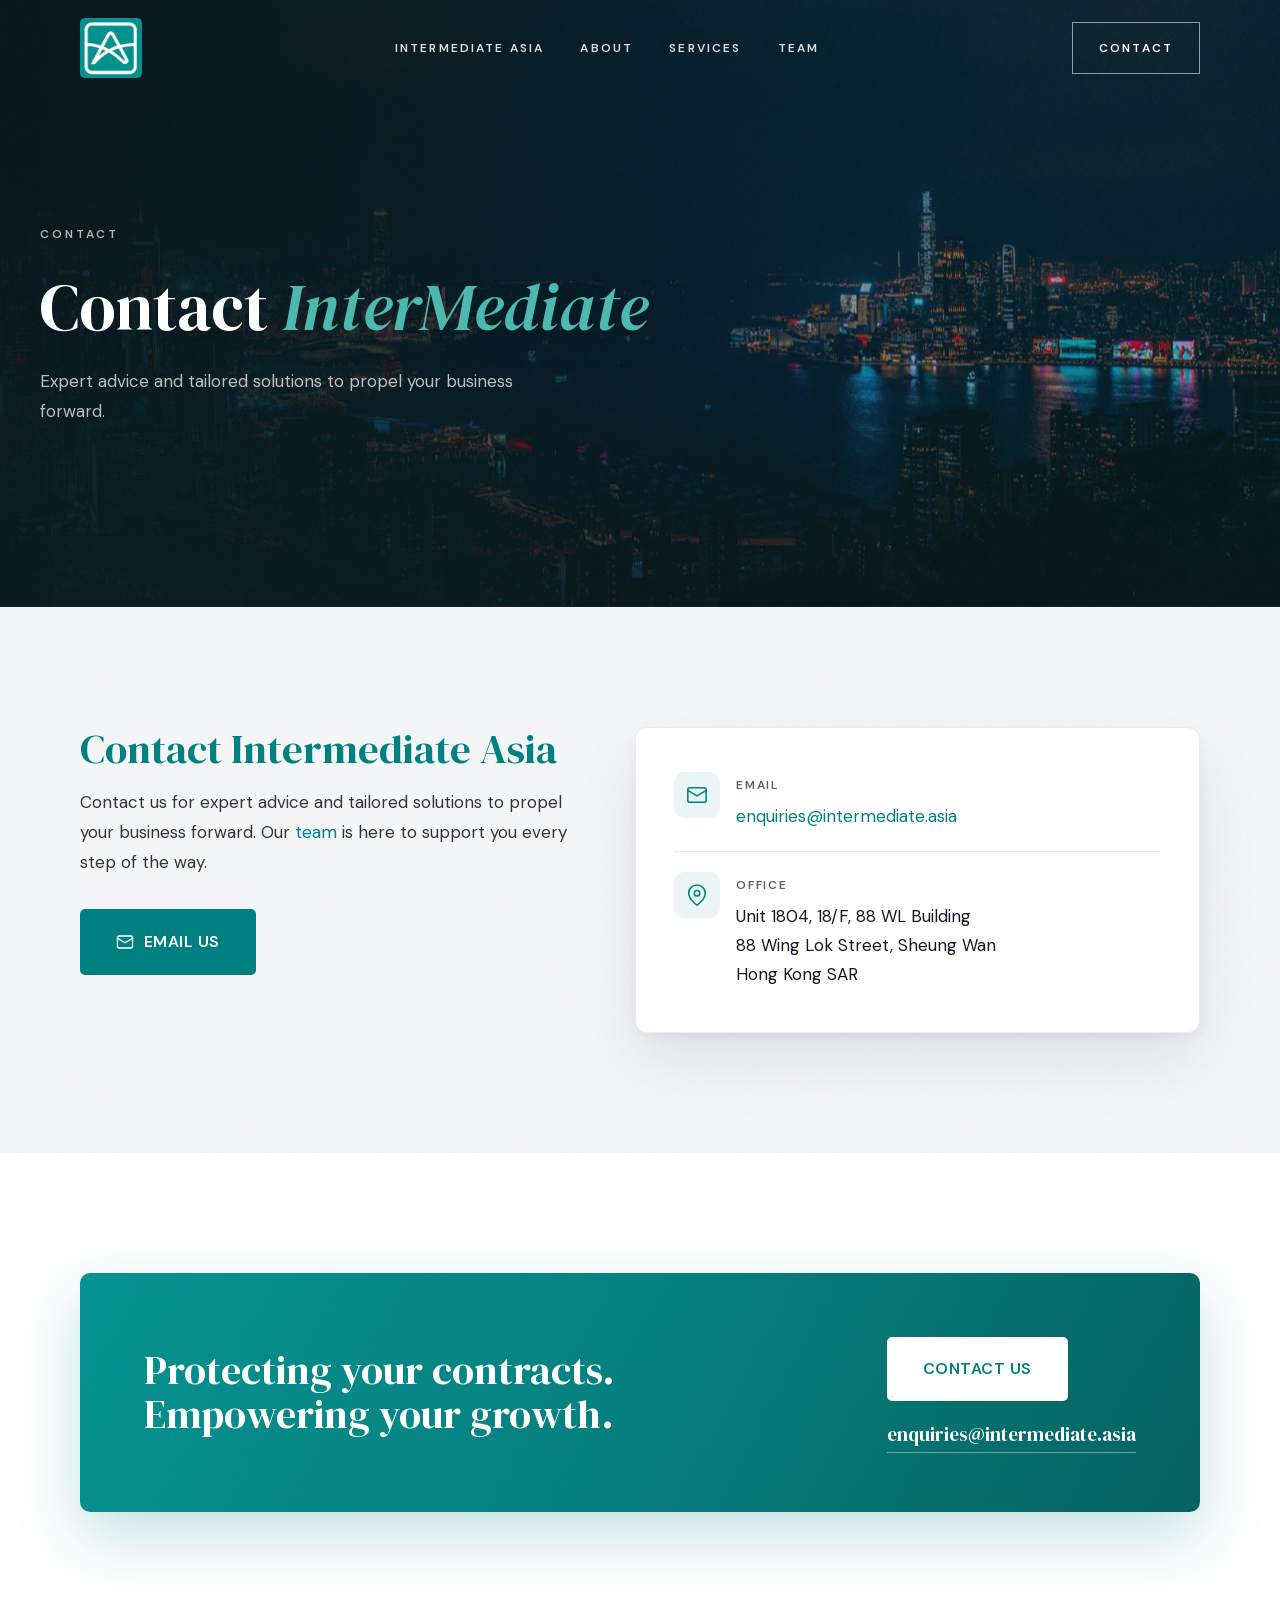
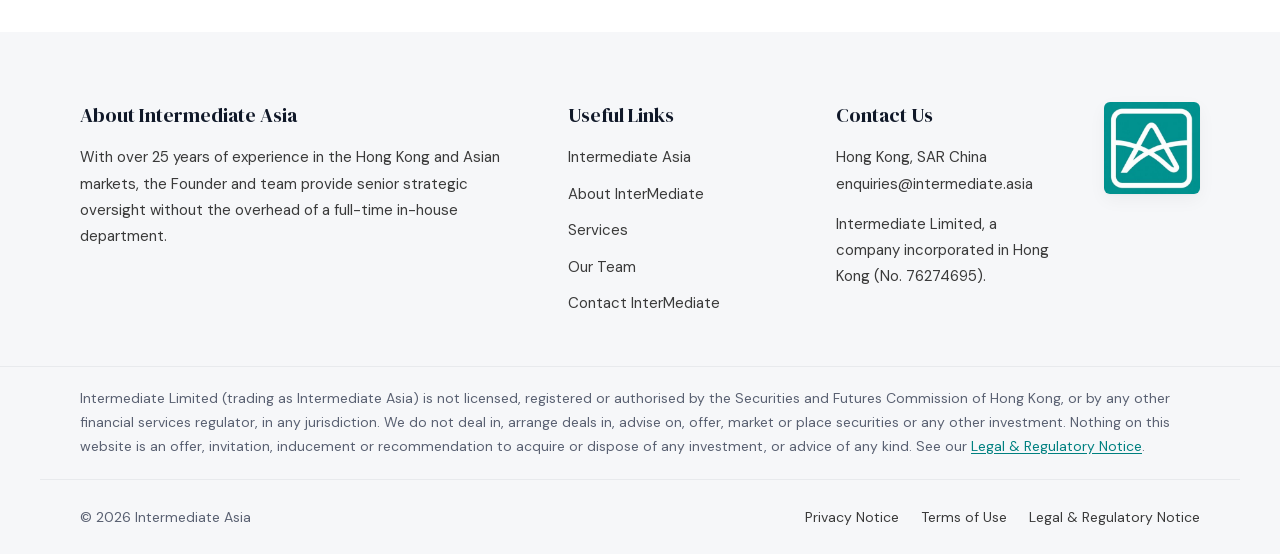
<file: contact.html>
<!DOCTYPE html>
<html lang="en-GB">
<head>
<meta charset="UTF-8">
<meta name="viewport" content="width=device-width, initial-scale=1">
<title>Contact Intermediate Asia</title>
<meta name="description" content="Contact us for expert advice and tailored solutions to propel your business forward. Hong Kong, SAR China — enquiries@intermediate.asia">
<link rel="canonical" href="https://intermediate.asia/contact.html">

<link rel="icon" href="/favicon.ico" sizes="any">
<link rel="icon" type="image/png" sizes="32x32" href="assets/icons/favicon-32.png">
<link rel="icon" type="image/png" sizes="16x16" href="assets/icons/favicon-16.png">
<link rel="apple-touch-icon" href="assets/icons/apple-touch-icon.png">
<meta name="theme-color" content="#008080">

<meta property="og:type" content="website">
<meta property="og:site_name" content="Intermediate Asia">
<meta property="og:locale" content="en_GB">
<meta property="og:url" content="https://intermediate.asia/contact.html">
<meta property="og:title" content="Contact InterMediate">
<meta property="og:description" content="Contact us for expert advice and tailored solutions to propel your business forward. Hong Kong, SAR China — enquiries@intermediate.asia">
<meta property="og:image" content="https://intermediate.asia/assets/img/og-share.jpg">
<meta property="og:image:width" content="1200">
<meta property="og:image:height" content="630">
<meta property="og:image:alt" content="The Hong Kong skyline at night across Victoria Harbour">

<meta name="twitter:card" content="summary_large_image">
<meta name="twitter:title" content="Contact InterMediate">
<meta name="twitter:description" content="Contact us for expert advice and tailored solutions to propel your business forward. Hong Kong, SAR China — enquiries@intermediate.asia">
<meta name="twitter:image" content="https://intermediate.asia/assets/img/og-share.jpg">
<link rel="preload" href="assets/fonts/dm-serif-display-400-latin.woff2" as="font" type="font/woff2" crossorigin>
<link rel="preload" href="assets/fonts/dm-sans-400-latin.woff2" as="font" type="font/woff2" crossorigin>
<link rel="stylesheet" href="assets/css/site.css">
<script>document.documentElement.classList.add("js");</script>
</head>
<body>

<a class="skip-link" href="#main">Skip to content</a>

<header class="site-header site-header--overlay">
  <div class="header-inner">
    <a href="index.html" class="site-logo" aria-label="Intermediate Asia — home">
      <img src="assets/img/logo.jpg" alt="Intermediate Asia logo" width="80" height="80">
    </a>

    <button class="nav-toggle" aria-expanded="false" aria-controls="primary-nav" aria-label="Toggle navigation">
      <span></span><span></span><span></span>
    </button>

    <ul class="primary-nav" id="primary-nav">
      <li><a href="index.html">Intermediate Asia</a></li>
      <li><a href="about.html">About</a></li>
      <li><a href="services.html">Services</a></li>
      <li><a href="team.html">Team</a></li>
    </ul>

    <a href="contact.html" aria-current="page" class="btn header-contact-btn">Contact</a>
  </div>
</header>

<main id="main">

  <!-- ─── HERO ──────────────────────────────────────────── -->
  <section class="hero hero--contact hero--inner">
    <div class="hero-inner">
      <div class="hero-kicker hero-fade"><span>Contact</span></div>
      <h1 class="hero-fade">Contact <em>InterMediate</em></h1>
      <p class="hero-lede hero-fade">Expert advice and tailored solutions to propel your business forward.</p>
    </div>
  </section>

  <!-- ─── CONTACT ───────────────────────────────────────── -->
  <section class="section bg-light">
    <div class="section-inner">
      <div class="contact-grid">

        <div class="contact-aside reveal">
          <h2>Contact Intermediate Asia</h2>
          <p>Contact us for expert advice and tailored solutions to propel your business forward. Our <a href="team.html">team</a> is here to support you every step of the way.</p>

          <p style="margin-top: 30px;">
            <a class="btn" href="mailto:enquiries@intermediate.asia">
              <svg viewBox="0 0 24 24" fill="none" stroke="currentColor" stroke-width="1.8" stroke-linecap="round" stroke-linejoin="round" width="18" height="18" aria-hidden="true">
                <rect x="2" y="4" width="20" height="16" rx="2"></rect>
                <path d="M22 7l-10 6L2 7"></path>
              </svg>
              Email Us
            </a>
          </p>
        </div>

        <div class="contact-panel reveal">
          <dl>
            <div class="contact-detail">
              <div class="card-icon" aria-hidden="true">
                <svg viewBox="0 0 24 24" fill="none" stroke="currentColor" stroke-width="1.7" stroke-linecap="round" stroke-linejoin="round">
                  <rect x="2" y="4" width="20" height="16" rx="2"></rect>
                  <path d="M22 7l-10 6L2 7"></path>
                </svg>
              </div>
              <div>
                <dt>Email</dt>
                <dd><a href="mailto:enquiries@intermediate.asia">enquiries@intermediate.asia</a></dd>
              </div>
            </div>

            <div class="contact-detail">
              <div class="card-icon" aria-hidden="true">
                <svg viewBox="0 0 24 24" fill="none" stroke="currentColor" stroke-width="1.7" stroke-linecap="round" stroke-linejoin="round">
                  <path d="M21 10c0 7-9 13-9 13s-9-6-9-13a9 9 0 0 1 18 0z"></path>
                  <circle cx="12" cy="10" r="3"></circle>
                </svg>
              </div>
              <div>
                <dt>Office</dt>
                <dd>Unit 1804, 18/F, 88 WL Building<br>88 Wing Lok Street, Sheung Wan<br>Hong Kong SAR</dd>
              </div>
            </div>
          </dl>
        </div>

      </div>
    </div>
  </section>

  <!-- ─── CLOSING CTA ───────────────────────────────────── -->
  <section class="section bg-white">
    <div class="section-inner">
      <div class="inset-panel inset-panel--teal reveal">
        <h2>Protecting your contracts. Empowering your growth.</h2>
        <div class="cta-side">
          <a href="mailto:enquiries@intermediate.asia" class="btn btn--light">Contact Us</a>
          <a class="cta-mail" href="mailto:enquiries@intermediate.asia">enquiries@intermediate.asia</a>
        </div>
      </div>
    </div>
  </section>

</main>

<footer class="site-footer">
  <div class="footer-main">
    <div class="footer-col">
      <div class="footer-col-title">About Intermediate Asia</div>
      <p>With over 25 years of experience in the Hong Kong and Asian markets, the Founder and team provide senior strategic oversight without the overhead of a full-time in-house department.</p>
    </div>

    <div class="footer-col">
      <div class="footer-col-title">Useful Links</div>
      <ul class="footer-nav">
        <li><a href="index.html">Intermediate Asia</a></li>
        <li><a href="about.html">About InterMediate</a></li>
        <li><a href="services.html">Services</a></li>
        <li><a href="team.html">Our Team</a></li>
        <li><a href="contact.html">Contact InterMediate</a></li>
      </ul>
    </div>

    <div class="footer-col">
      <div class="footer-col-title">Contact Us</div>
      <p>Hong Kong, SAR China<br>
        <a href="mailto:enquiries@intermediate.asia" style="color: var(--color-footer-text);">enquiries@intermediate.asia</a>
      </p>
      <p class="footer-entity">Intermediate Limited, a company incorporated in Hong Kong (No. 76274695).</p>
    </div>

    <div class="footer-col footer-logo-col">
      <img src="assets/img/logo.jpg" alt="Intermediate Asia logo" class="footer-logo" width="96" height="96">
    </div>
  </div>

  <div class="footer-below">
      <p class="footer-reg">Intermediate Limited (trading as Intermediate Asia) is not licensed, registered or authorised by the Securities and Futures Commission of Hong Kong, or by any other financial services regulator, in any jurisdiction. We do not deal in, arrange deals in, advise on, offer, market or place securities or any other investment. Nothing on this website is an offer, invitation, inducement or recommendation to acquire or dispose of any investment, or advice of any kind. See our <a href="legal.html">Legal &amp; Regulatory Notice</a>.</p>
    <div class="footer-below-inner">
      <p>&copy; 2026 Intermediate Asia</p>
      <ul class="footer-legal">
        <li><a href="privacy.html">Privacy Notice</a></li>
        <li><a href="terms.html">Terms of Use</a></li>
        <li><a href="legal.html">Legal &amp; Regulatory Notice</a></li>
      </ul>
    </div>
  </div>
</footer>

<a href="#" id="scroll-top" aria-label="Scroll to top">
  <svg viewBox="0 0 24 24" fill="none" stroke="currentColor" stroke-width="2.2" stroke-linecap="round" stroke-linejoin="round" aria-hidden="true">
    <path d="M12 19V5"></path><path d="M5 12l7-7 7 7"></path>
  </svg>
</a>

<script src="assets/js/site.js"></script>
</body>
</html>
</file>
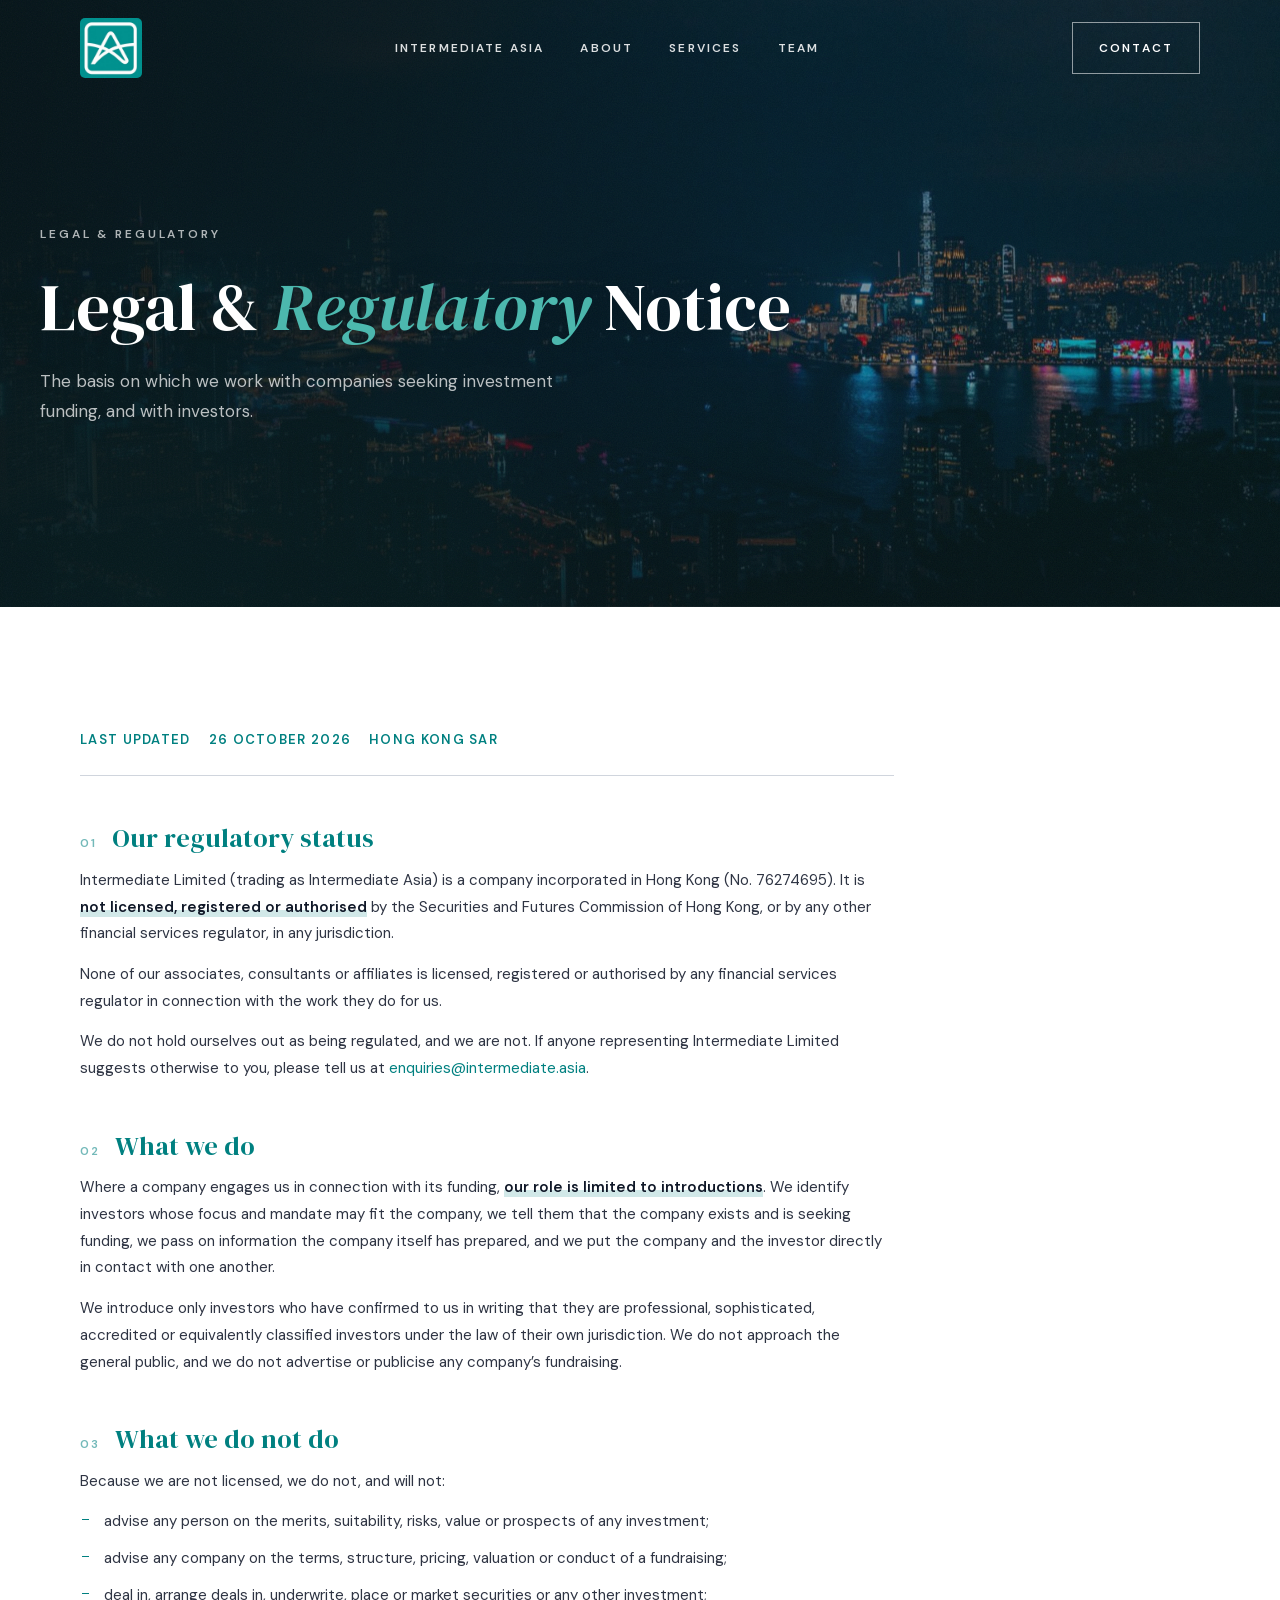
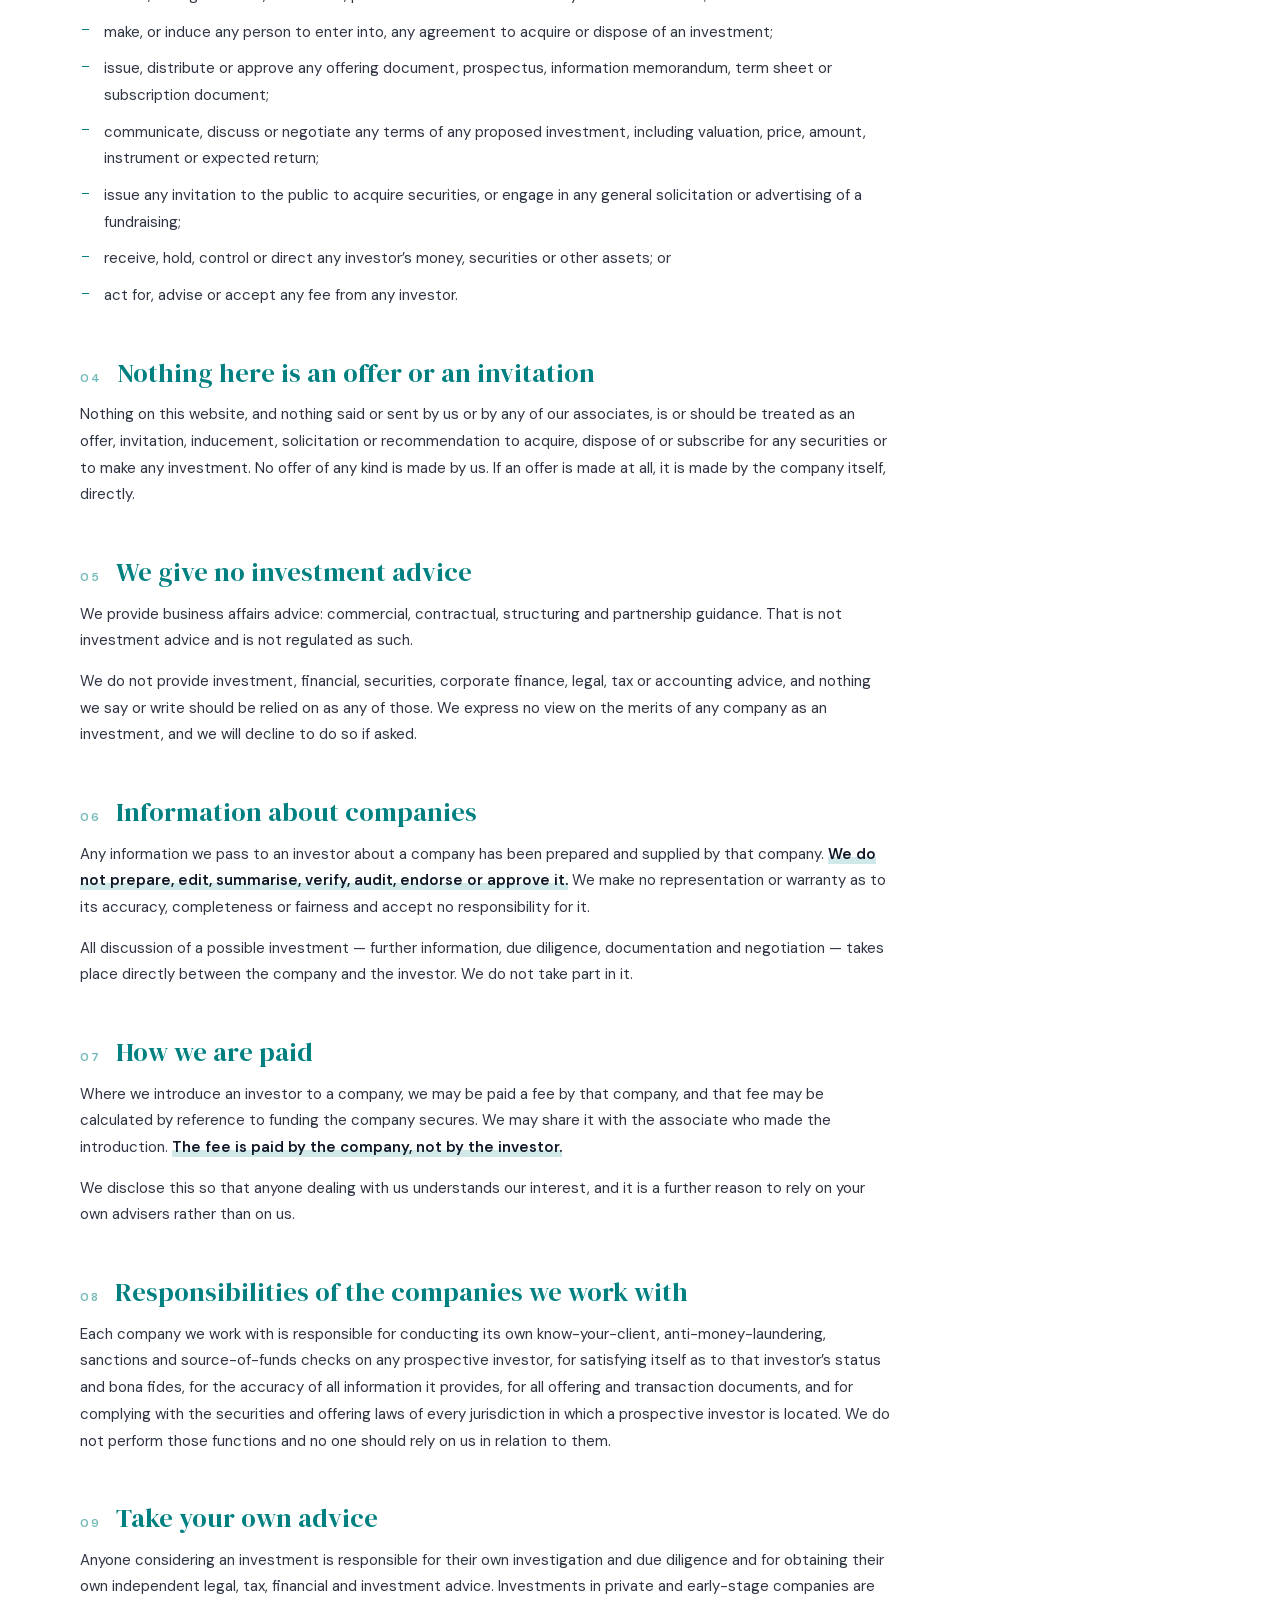
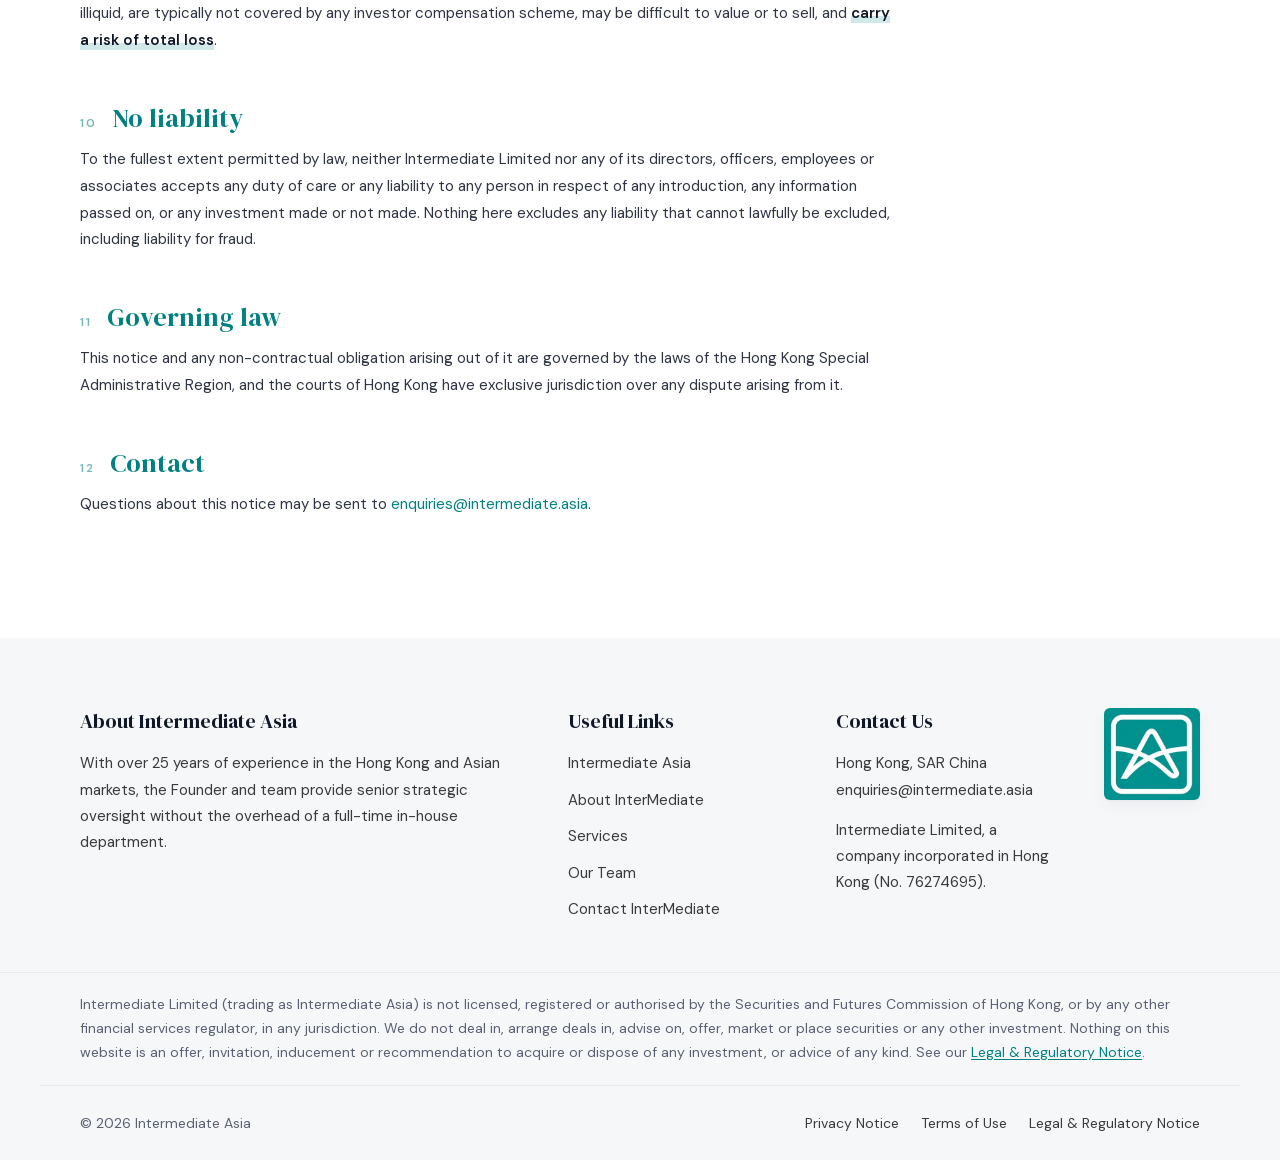
<file: legal.html>
<!DOCTYPE html>
<html lang="en-GB">
<head>
<meta charset="UTF-8">
<meta name="viewport" content="width=device-width, initial-scale=1">
<title>Legal &amp; Regulatory Notice — Intermediate Asia</title>
<meta name="description" content="The basis on which Intermediate Limited works with companies seeking investment funding, and with investors. Regulatory status, what we do and what we do not do.">
<link rel="canonical" href="https://intermediate.asia/legal.html">

<link rel="icon" href="/favicon.ico" sizes="any">
<link rel="icon" type="image/png" sizes="32x32" href="assets/icons/favicon-32.png">
<link rel="icon" type="image/png" sizes="16x16" href="assets/icons/favicon-16.png">
<link rel="apple-touch-icon" href="assets/icons/apple-touch-icon.png">
<meta name="theme-color" content="#008080">

<meta property="og:type" content="website">
<meta property="og:site_name" content="Intermediate Asia">
<meta property="og:locale" content="en_GB">
<meta property="og:url" content="https://intermediate.asia/legal.html">
<meta property="og:title" content="Legal &amp; Regulatory Notice — Intermediate Asia">
<meta property="og:description" content="The basis on which Intermediate Limited works with companies seeking investment funding, and with investors.">
<meta property="og:image" content="https://intermediate.asia/assets/img/og-share.jpg">
<meta property="og:image:width" content="1200">
<meta property="og:image:height" content="630">
<meta property="og:image:alt" content="The Hong Kong skyline at night across Victoria Harbour">

<meta name="twitter:card" content="summary_large_image">
<meta name="twitter:title" content="Legal &amp; Regulatory Notice — Intermediate Asia">
<meta name="twitter:description" content="The basis on which Intermediate Limited works with companies seeking investment funding, and with investors.">
<meta name="twitter:image" content="https://intermediate.asia/assets/img/og-share.jpg">
<link rel="preload" href="assets/fonts/dm-serif-display-400-latin.woff2" as="font" type="font/woff2" crossorigin>
<link rel="preload" href="assets/fonts/dm-sans-400-latin.woff2" as="font" type="font/woff2" crossorigin>
<link rel="stylesheet" href="assets/css/site.css">
<script>document.documentElement.classList.add("js");</script>
</head>
<body>

<a class="skip-link" href="#main">Skip to content</a>

<header class="site-header site-header--overlay">
  <div class="header-inner">
    <a href="index.html" class="site-logo" aria-label="Intermediate Asia — home">
      <img src="assets/img/logo.jpg" alt="Intermediate Asia logo" width="80" height="80">
    </a>

    <button class="nav-toggle" aria-expanded="false" aria-controls="primary-nav" aria-label="Toggle navigation">
      <span></span><span></span><span></span>
    </button>

    <ul class="primary-nav" id="primary-nav">
      <li><a href="index.html">Intermediate Asia</a></li>
      <li><a href="about.html">About</a></li>
      <li><a href="services.html">Services</a></li>
      <li><a href="team.html">Team</a></li>
    </ul>

    <a href="contact.html" class="btn header-contact-btn">Contact</a>
  </div>
</header>

<main id="main">

  <!-- ─── HERO ──────────────────────────────────────────── -->
  <section class="hero hero--contact hero--inner">
    <div class="hero-inner">
      <div class="hero-kicker hero-fade"><span>Legal &amp; Regulatory</span></div>
      <h1 class="hero-fade">Legal &amp; <em>Regulatory</em> Notice</h1>
      <p class="hero-lede hero-fade">The basis on which we work with companies seeking investment funding, and with investors.</p>
    </div>
  </section>

  <!-- ─── NOTICE ────────────────────────────────────────── -->
  <section class="section bg-white">
    <div class="section-inner">
      <div class="legal-doc reveal">

        <div class="legal-meta">
          <span>Last updated</span> <span>26 October 2026</span>
          <span>Hong Kong SAR</span>
        </div>

        <div class="legal-section">
          <h2>Our regulatory status</h2>
          <p>Intermediate Limited (trading as Intermediate Asia) is a company incorporated in Hong Kong (No. 76274695). It is <strong>not licensed, registered or authorised</strong> by the Securities and Futures Commission of Hong Kong, or by any other financial services regulator, in any jurisdiction.</p>
          <p>None of our associates, consultants or affiliates is licensed, registered or authorised by any financial services regulator in connection with the work they do for us.</p>
          <p>We do not hold ourselves out as being regulated, and we are not. If anyone representing Intermediate Limited suggests otherwise to you, please tell us at <a href="mailto:enquiries@intermediate.asia">enquiries@intermediate.asia</a>.</p>
        </div>

        <div class="legal-section">
          <h2>What we do</h2>
          <p>Where a company engages us in connection with its funding, <strong>our role is limited to introductions</strong>. We identify investors whose focus and mandate may fit the company, we tell them that the company exists and is seeking funding, we pass on information the company itself has prepared, and we put the company and the investor directly in contact with one another.</p>
          <p>We introduce only investors who have confirmed to us in writing that they are professional, sophisticated, accredited or equivalently classified investors under the law of their own jurisdiction. We do not approach the general public, and we do not advertise or publicise any company&rsquo;s fundraising.</p>
        </div>

        <div class="legal-section">
          <h2>What we do not do</h2>
          <p>Because we are not licensed, we do not, and will not:</p>
          <ul>
            <li>advise any person on the merits, suitability, risks, value or prospects of any investment;</li>
            <li>advise any company on the terms, structure, pricing, valuation or conduct of a fundraising;</li>
            <li>deal in, arrange deals in, underwrite, place or market securities or any other investment;</li>
            <li>make, or induce any person to enter into, any agreement to acquire or dispose of an investment;</li>
            <li>issue, distribute or approve any offering document, prospectus, information memorandum, term sheet or subscription document;</li>
            <li>communicate, discuss or negotiate any terms of any proposed investment, including valuation, price, amount, instrument or expected return;</li>
            <li>issue any invitation to the public to acquire securities, or engage in any general solicitation or advertising of a fundraising;</li>
            <li>receive, hold, control or direct any investor&rsquo;s money, securities or other assets; or</li>
            <li>act for, advise or accept any fee from any investor.</li>
          </ul>
        </div>

        <div class="legal-section">
          <h2>Nothing here is an offer or an invitation</h2>
          <p>Nothing on this website, and nothing said or sent by us or by any of our associates, is or should be treated as an offer, invitation, inducement, solicitation or recommendation to acquire, dispose of or subscribe for any securities or to make any investment. No offer of any kind is made by us. If an offer is made at all, it is made by the company itself, directly.</p>
        </div>

        <div class="legal-section">
          <h2>We give no investment advice</h2>
          <p>We provide business affairs advice: commercial, contractual, structuring and partnership guidance. That is not investment advice and is not regulated as such.</p>
          <p>We do not provide investment, financial, securities, corporate finance, legal, tax or accounting advice, and nothing we say or write should be relied on as any of those. We express no view on the merits of any company as an investment, and we will decline to do so if asked.</p>
        </div>

        <div class="legal-section">
          <h2>Information about companies</h2>
          <p>Any information we pass to an investor about a company has been prepared and supplied by that company. <strong>We do not prepare, edit, summarise, verify, audit, endorse or approve it.</strong> We make no representation or warranty as to its accuracy, completeness or fairness and accept no responsibility for it.</p>
          <p>All discussion of a possible investment &mdash; further information, due diligence, documentation and negotiation &mdash; takes place directly between the company and the investor. We do not take part in it.</p>
        </div>

        <div class="legal-section">
          <h2>How we are paid</h2>
          <p>Where we introduce an investor to a company, we may be paid a fee by that company, and that fee may be calculated by reference to funding the company secures. We may share it with the associate who made the introduction. <strong>The fee is paid by the company, not by the investor.</strong></p>
          <p>We disclose this so that anyone dealing with us understands our interest, and it is a further reason to rely on your own advisers rather than on us.</p>
        </div>

        <div class="legal-section">
          <h2>Responsibilities of the companies we work with</h2>
          <p>Each company we work with is responsible for conducting its own know-your-client, anti-money-laundering, sanctions and source-of-funds checks on any prospective investor, for satisfying itself as to that investor&rsquo;s status and bona fides, for the accuracy of all information it provides, for all offering and transaction documents, and for complying with the securities and offering laws of every jurisdiction in which a prospective investor is located. We do not perform those functions and no one should rely on us in relation to them.</p>
        </div>

        <div class="legal-section">
          <h2>Take your own advice</h2>
          <p>Anyone considering an investment is responsible for their own investigation and due diligence and for obtaining their own independent legal, tax, financial and investment advice. Investments in private and early-stage companies are illiquid, are typically not covered by any investor compensation scheme, may be difficult to value or to sell, and <strong>carry a risk of total loss</strong>.</p>
        </div>

        <div class="legal-section">
          <h2>No liability</h2>
          <p>To the fullest extent permitted by law, neither Intermediate Limited nor any of its directors, officers, employees or associates accepts any duty of care or any liability to any person in respect of any introduction, any information passed on, or any investment made or not made. Nothing here excludes any liability that cannot lawfully be excluded, including liability for fraud.</p>
        </div>

        <div class="legal-section">
          <h2>Governing law</h2>
          <p>This notice and any non-contractual obligation arising out of it are governed by the laws of the Hong Kong Special Administrative Region, and the courts of Hong Kong have exclusive jurisdiction over any dispute arising from it.</p>
        </div>

        <div class="legal-section">
          <h2>Contact</h2>
          <p>Questions about this notice may be sent to <a href="mailto:enquiries@intermediate.asia">enquiries@intermediate.asia</a>.</p>
        </div>

      </div>
    </div>
  </section>

</main>

<footer class="site-footer">
  <div class="footer-main">
    <div class="footer-col">
      <div class="footer-col-title">About Intermediate Asia</div>
      <p>With over 25 years of experience in the Hong Kong and Asian markets, the Founder and team provide senior strategic oversight without the overhead of a full-time in-house department.</p>
    </div>

    <div class="footer-col">
      <div class="footer-col-title">Useful Links</div>
      <ul class="footer-nav">
        <li><a href="index.html">Intermediate Asia</a></li>
        <li><a href="about.html">About InterMediate</a></li>
        <li><a href="services.html">Services</a></li>
        <li><a href="team.html">Our Team</a></li>
        <li><a href="contact.html">Contact InterMediate</a></li>
      </ul>
    </div>

    <div class="footer-col">
      <div class="footer-col-title">Contact Us</div>
      <p>Hong Kong, SAR China<br>
        <a href="mailto:enquiries@intermediate.asia" style="color: var(--color-footer-text);">enquiries@intermediate.asia</a>
      </p>
      <p class="footer-entity">Intermediate Limited, a company incorporated in Hong Kong (No. 76274695).</p>
    </div>

    <div class="footer-col footer-logo-col">
      <img src="assets/img/logo.jpg" alt="Intermediate Asia logo" class="footer-logo" width="96" height="96">
    </div>
  </div>

  <div class="footer-below">
      <p class="footer-reg">Intermediate Limited (trading as Intermediate Asia) is not licensed, registered or authorised by the Securities and Futures Commission of Hong Kong, or by any other financial services regulator, in any jurisdiction. We do not deal in, arrange deals in, advise on, offer, market or place securities or any other investment. Nothing on this website is an offer, invitation, inducement or recommendation to acquire or dispose of any investment, or advice of any kind. See our <a href="legal.html" aria-current="page">Legal &amp; Regulatory Notice</a>.</p>
    <div class="footer-below-inner">
      <p>&copy; 2026 Intermediate Asia</p>
      <ul class="footer-legal">
        <li><a href="privacy.html">Privacy Notice</a></li>
        <li><a href="terms.html">Terms of Use</a></li>
        <li><a href="legal.html">Legal &amp; Regulatory Notice</a></li>
      </ul>
    </div>
  </div>
</footer>

<a href="#" id="scroll-top" aria-label="Scroll to top">
  <svg viewBox="0 0 24 24" fill="none" stroke="currentColor" stroke-width="2.2" stroke-linecap="round" stroke-linejoin="round" aria-hidden="true">
    <path d="M12 19V5"></path><path d="M5 12l7-7 7 7"></path>
  </svg>
</a>

<script src="assets/js/site.js"></script>
</body>
</html>
</file>
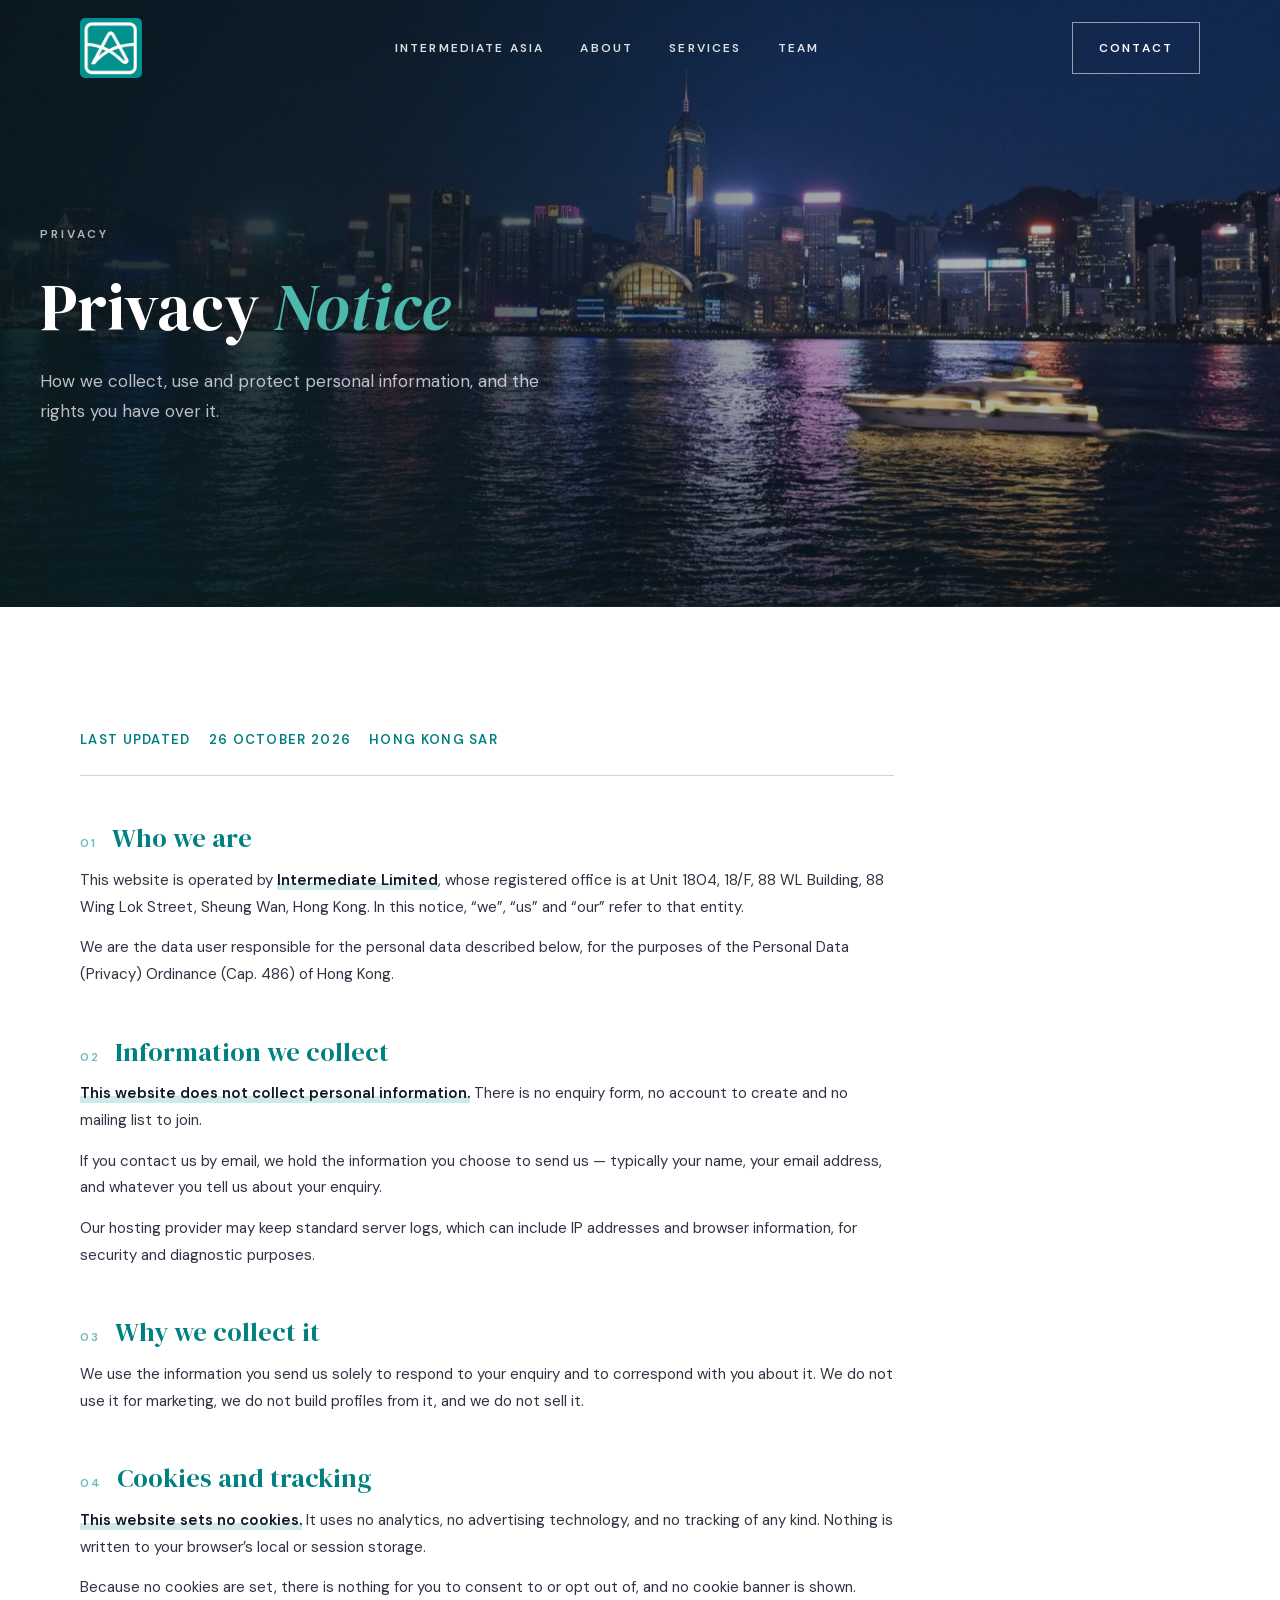
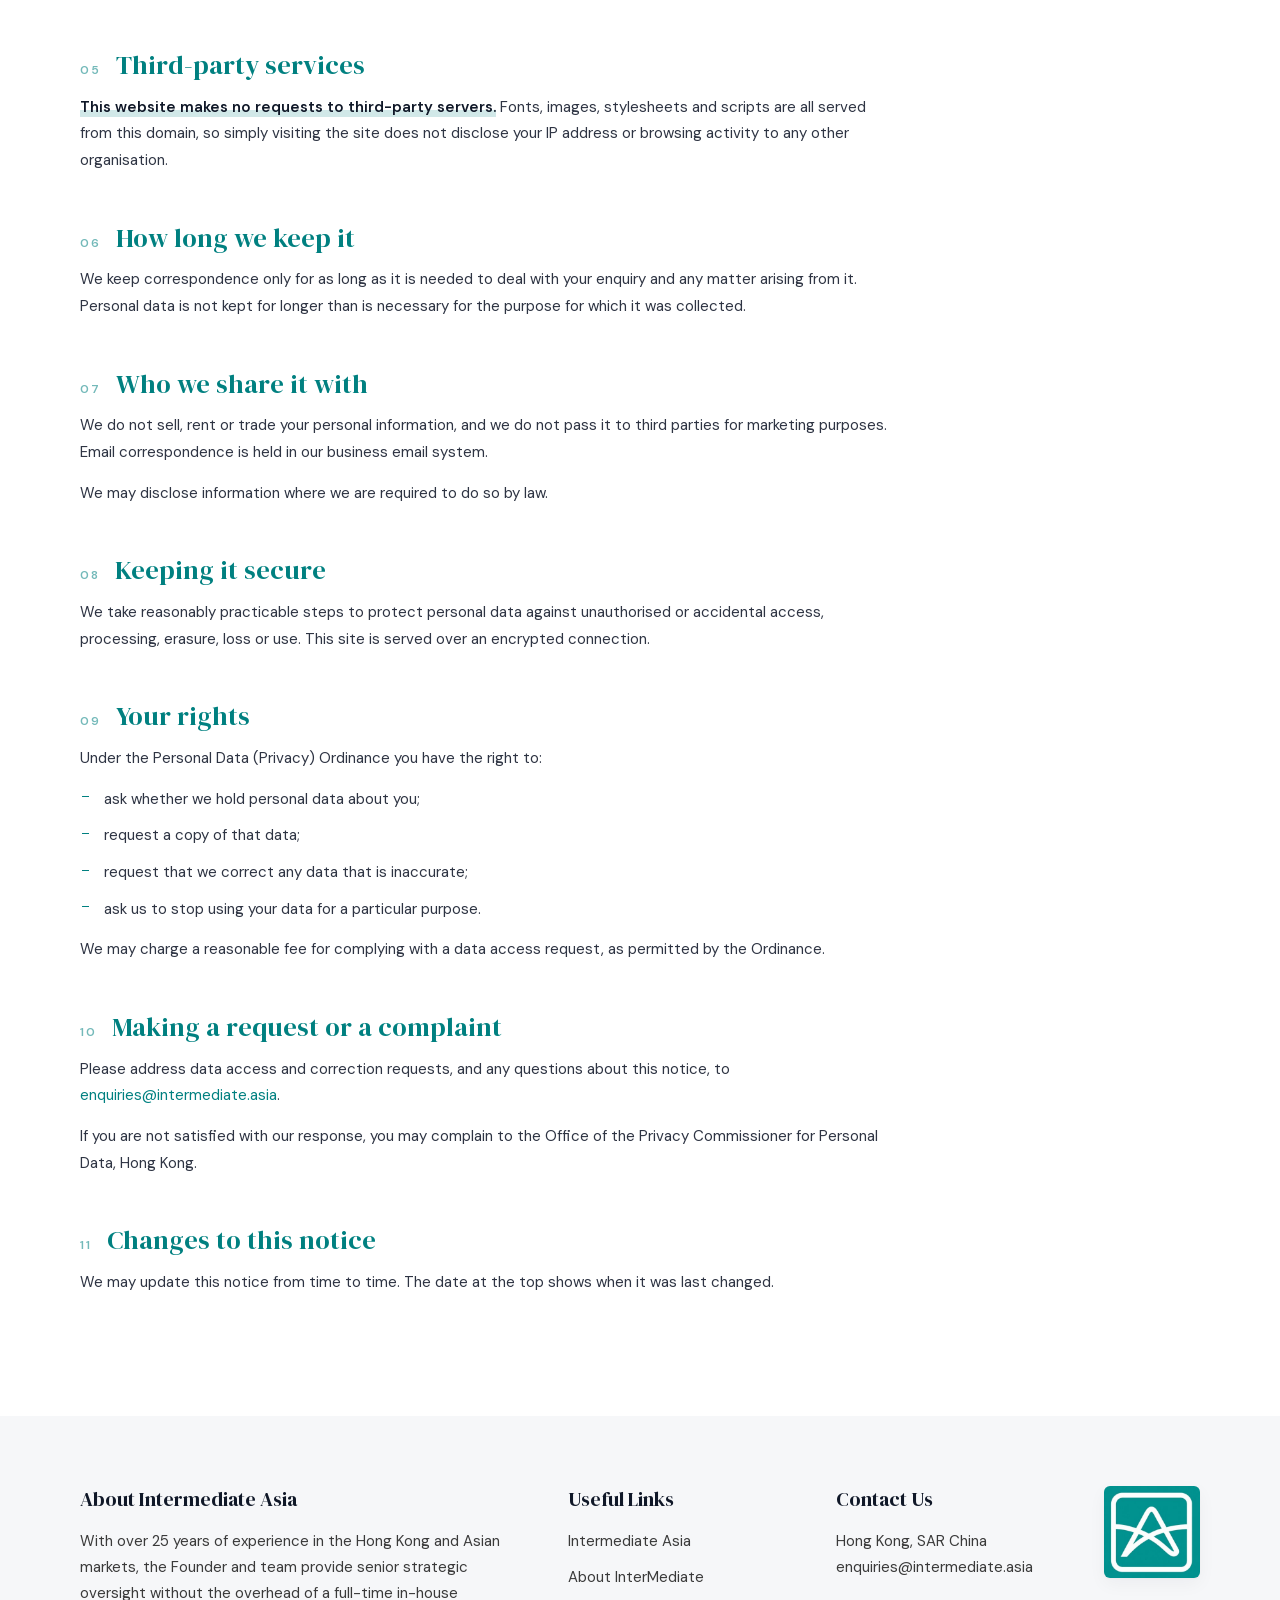
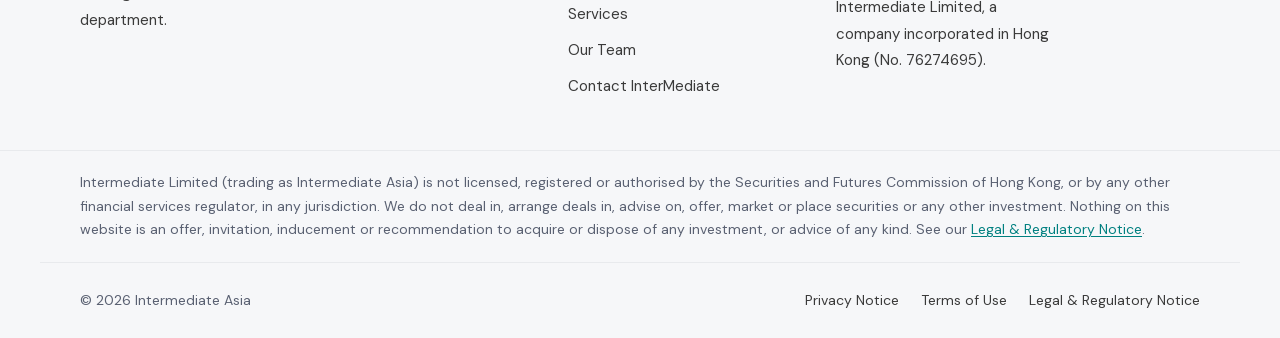
<file: privacy.html>
<!DOCTYPE html>
<html lang="en-GB">
<head>
<meta charset="UTF-8">
<meta name="viewport" content="width=device-width, initial-scale=1">
<title>Privacy Notice — Intermediate Asia</title>
<meta name="description" content="How Intermediate Asia collects, uses and protects personal information, and your rights under the Hong Kong Personal Data (Privacy) Ordinance.">
<link rel="canonical" href="https://intermediate.asia/privacy.html">

<link rel="icon" href="/favicon.ico" sizes="any">
<link rel="icon" type="image/png" sizes="32x32" href="assets/icons/favicon-32.png">
<link rel="icon" type="image/png" sizes="16x16" href="assets/icons/favicon-16.png">
<link rel="apple-touch-icon" href="assets/icons/apple-touch-icon.png">
<meta name="theme-color" content="#008080">

<meta property="og:type" content="website">
<meta property="og:site_name" content="Intermediate Asia">
<meta property="og:locale" content="en_GB">
<meta property="og:url" content="https://intermediate.asia/privacy.html">
<meta property="og:title" content="Privacy Notice — Intermediate Asia">
<meta property="og:description" content="How Intermediate Asia collects, uses and protects personal information, and your rights under the Hong Kong Personal Data (Privacy) Ordinance.">
<meta property="og:image" content="https://intermediate.asia/assets/img/og-share.jpg">
<meta property="og:image:width" content="1200">
<meta property="og:image:height" content="630">
<meta property="og:image:alt" content="The Hong Kong skyline at night across Victoria Harbour">

<meta name="twitter:card" content="summary_large_image">
<meta name="twitter:title" content="Privacy Notice — Intermediate Asia">
<meta name="twitter:description" content="How Intermediate Asia collects, uses and protects personal information, and your rights under the Hong Kong Personal Data (Privacy) Ordinance.">
<meta name="twitter:image" content="https://intermediate.asia/assets/img/og-share.jpg">
<link rel="preload" href="assets/fonts/dm-serif-display-400-latin.woff2" as="font" type="font/woff2" crossorigin>
<link rel="preload" href="assets/fonts/dm-sans-400-latin.woff2" as="font" type="font/woff2" crossorigin>
<link rel="stylesheet" href="assets/css/site.css">
<script>document.documentElement.classList.add("js");</script>
</head>
<body>

<a class="skip-link" href="#main">Skip to content</a>

<header class="site-header site-header--overlay">
  <div class="header-inner">
    <a href="index.html" class="site-logo" aria-label="Intermediate Asia — home">
      <img src="assets/img/logo.jpg" alt="Intermediate Asia logo" width="80" height="80">
    </a>

    <button class="nav-toggle" aria-expanded="false" aria-controls="primary-nav" aria-label="Toggle navigation">
      <span></span><span></span><span></span>
    </button>

    <ul class="primary-nav" id="primary-nav">
      <li><a href="index.html">Intermediate Asia</a></li>
      <li><a href="about.html">About</a></li>
      <li><a href="services.html">Services</a></li>
      <li><a href="team.html">Team</a></li>
    </ul>

    <a href="contact.html" class="btn header-contact-btn">Contact</a>
  </div>
</header>

<main id="main">

  <!-- ─── HERO ──────────────────────────────────────────── -->
  <section class="hero hero--about hero--inner">
    <div class="hero-inner">
      <div class="hero-kicker hero-fade"><span>Privacy</span></div>
      <h1 class="hero-fade">Privacy <em>Notice</em></h1>
      <p class="hero-lede hero-fade">How we collect, use and protect personal information, and the rights you have over it.</p>
    </div>
  </section>

  <!-- ─── NOTICE ────────────────────────────────────────── -->
  <section class="section bg-white">
    <div class="section-inner">
      <div class="legal-doc reveal">

        <div class="legal-meta">
          <span>Last updated</span> <span>26 October 2026</span>
          <span>Hong Kong SAR</span>
        </div>

        <div class="legal-section">
          <h2>Who we are</h2>
          <p>This website is operated by <strong>Intermediate Limited</strong>, whose registered office is at Unit 1804, 18/F, 88 WL Building, 88 Wing Lok Street, Sheung Wan, Hong Kong. In this notice, &ldquo;we&rdquo;, &ldquo;us&rdquo; and &ldquo;our&rdquo; refer to that entity.</p>
          <p>We are the data user responsible for the personal data described below, for the purposes of the Personal Data (Privacy) Ordinance (Cap. 486) of Hong Kong.</p>
        </div>

        <div class="legal-section">
          <h2>Information we collect</h2>
          <p><strong>This website does not collect personal information.</strong> There is no enquiry form, no account to create and no mailing list to join.</p>
          <p>If you contact us by email, we hold the information you choose to send us &mdash; typically your name, your email address, and whatever you tell us about your enquiry.</p>
          <p>Our hosting provider may keep standard server logs, which can include IP addresses and browser information, for security and diagnostic purposes.</p>
        </div>

        <div class="legal-section">
          <h2>Why we collect it</h2>
          <p>We use the information you send us solely to respond to your enquiry and to correspond with you about it. We do not use it for marketing, we do not build profiles from it, and we do not sell it.</p>
        </div>

        <div class="legal-section">
          <h2>Cookies and tracking</h2>
          <p><strong>This website sets no cookies.</strong> It uses no analytics, no advertising technology, and no tracking of any kind. Nothing is written to your browser&rsquo;s local or session storage.</p>
          <p>Because no cookies are set, there is nothing for you to consent to or opt out of, and no cookie banner is shown.</p>
        </div>

        <div class="legal-section">
          <h2>Third-party services</h2>
          <p><strong>This website makes no requests to third-party servers.</strong> Fonts, images, stylesheets and scripts are all served from this domain, so simply visiting the site does not disclose your IP address or browsing activity to any other organisation.</p>
        </div>

        <div class="legal-section">
          <h2>How long we keep it</h2>
          <p>We keep correspondence only for as long as it is needed to deal with your enquiry and any matter arising from it. Personal data is not kept for longer than is necessary for the purpose for which it was collected.</p>
        </div>

        <div class="legal-section">
          <h2>Who we share it with</h2>
          <p>We do not sell, rent or trade your personal information, and we do not pass it to third parties for marketing purposes. Email correspondence is held in our business email system.</p>
          <p>We may disclose information where we are required to do so by law.</p>
        </div>

        <div class="legal-section">
          <h2>Keeping it secure</h2>
          <p>We take reasonably practicable steps to protect personal data against unauthorised or accidental access, processing, erasure, loss or use. This site is served over an encrypted connection.</p>
        </div>

        <div class="legal-section">
          <h2>Your rights</h2>
          <p>Under the Personal Data (Privacy) Ordinance you have the right to:</p>
          <ul>
            <li>ask whether we hold personal data about you;</li>
            <li>request a copy of that data;</li>
            <li>request that we correct any data that is inaccurate;</li>
            <li>ask us to stop using your data for a particular purpose.</li>
          </ul>
          <p>We may charge a reasonable fee for complying with a data access request, as permitted by the Ordinance.</p>
        </div>

        <div class="legal-section">
          <h2>Making a request or a complaint</h2>
          <p>Please address data access and correction requests, and any questions about this notice, to <a href="mailto:enquiries@intermediate.asia">enquiries@intermediate.asia</a>.</p>
          <p>If you are not satisfied with our response, you may complain to the Office of the Privacy Commissioner for Personal Data, Hong Kong.</p>
        </div>

        <div class="legal-section">
          <h2>Changes to this notice</h2>
          <p>We may update this notice from time to time. The date at the top shows when it was last changed.</p>
        </div>


      </div>
    </div>
  </section>

</main>

<footer class="site-footer">
  <div class="footer-main">
    <div class="footer-col">
      <div class="footer-col-title">About Intermediate Asia</div>
      <p>With over 25 years of experience in the Hong Kong and Asian markets, the Founder and team provide senior strategic oversight without the overhead of a full-time in-house department.</p>
    </div>

    <div class="footer-col">
      <div class="footer-col-title">Useful Links</div>
      <ul class="footer-nav">
        <li><a href="index.html">Intermediate Asia</a></li>
        <li><a href="about.html">About InterMediate</a></li>
        <li><a href="services.html">Services</a></li>
        <li><a href="team.html">Our Team</a></li>
        <li><a href="contact.html">Contact InterMediate</a></li>
      </ul>
    </div>

    <div class="footer-col">
      <div class="footer-col-title">Contact Us</div>
      <p>Hong Kong, SAR China<br>
        <a href="mailto:enquiries@intermediate.asia" style="color: var(--color-footer-text);">enquiries@intermediate.asia</a>
      </p>
      <p class="footer-entity">Intermediate Limited, a company incorporated in Hong Kong (No. 76274695).</p>
    </div>

    <div class="footer-col footer-logo-col">
      <img src="assets/img/logo.jpg" alt="Intermediate Asia logo" class="footer-logo" width="96" height="96">
    </div>
  </div>

  <div class="footer-below">
      <p class="footer-reg">Intermediate Limited (trading as Intermediate Asia) is not licensed, registered or authorised by the Securities and Futures Commission of Hong Kong, or by any other financial services regulator, in any jurisdiction. We do not deal in, arrange deals in, advise on, offer, market or place securities or any other investment. Nothing on this website is an offer, invitation, inducement or recommendation to acquire or dispose of any investment, or advice of any kind. See our <a href="legal.html">Legal &amp; Regulatory Notice</a>.</p>
    <div class="footer-below-inner">
      <p>&copy; 2026 Intermediate Asia</p>
      <ul class="footer-legal">
        <li><a href="privacy.html" aria-current="page">Privacy Notice</a></li>
        <li><a href="terms.html">Terms of Use</a></li>
        <li><a href="legal.html">Legal &amp; Regulatory Notice</a></li>
      </ul>
    </div>
  </div>
</footer>

<a href="#" id="scroll-top" aria-label="Scroll to top">
  <svg viewBox="0 0 24 24" fill="none" stroke="currentColor" stroke-width="2.2" stroke-linecap="round" stroke-linejoin="round" aria-hidden="true">
    <path d="M12 19V5"></path><path d="M5 12l7-7 7 7"></path>
  </svg>
</a>

<script src="assets/js/site.js"></script>
</body>
</html>
</file>
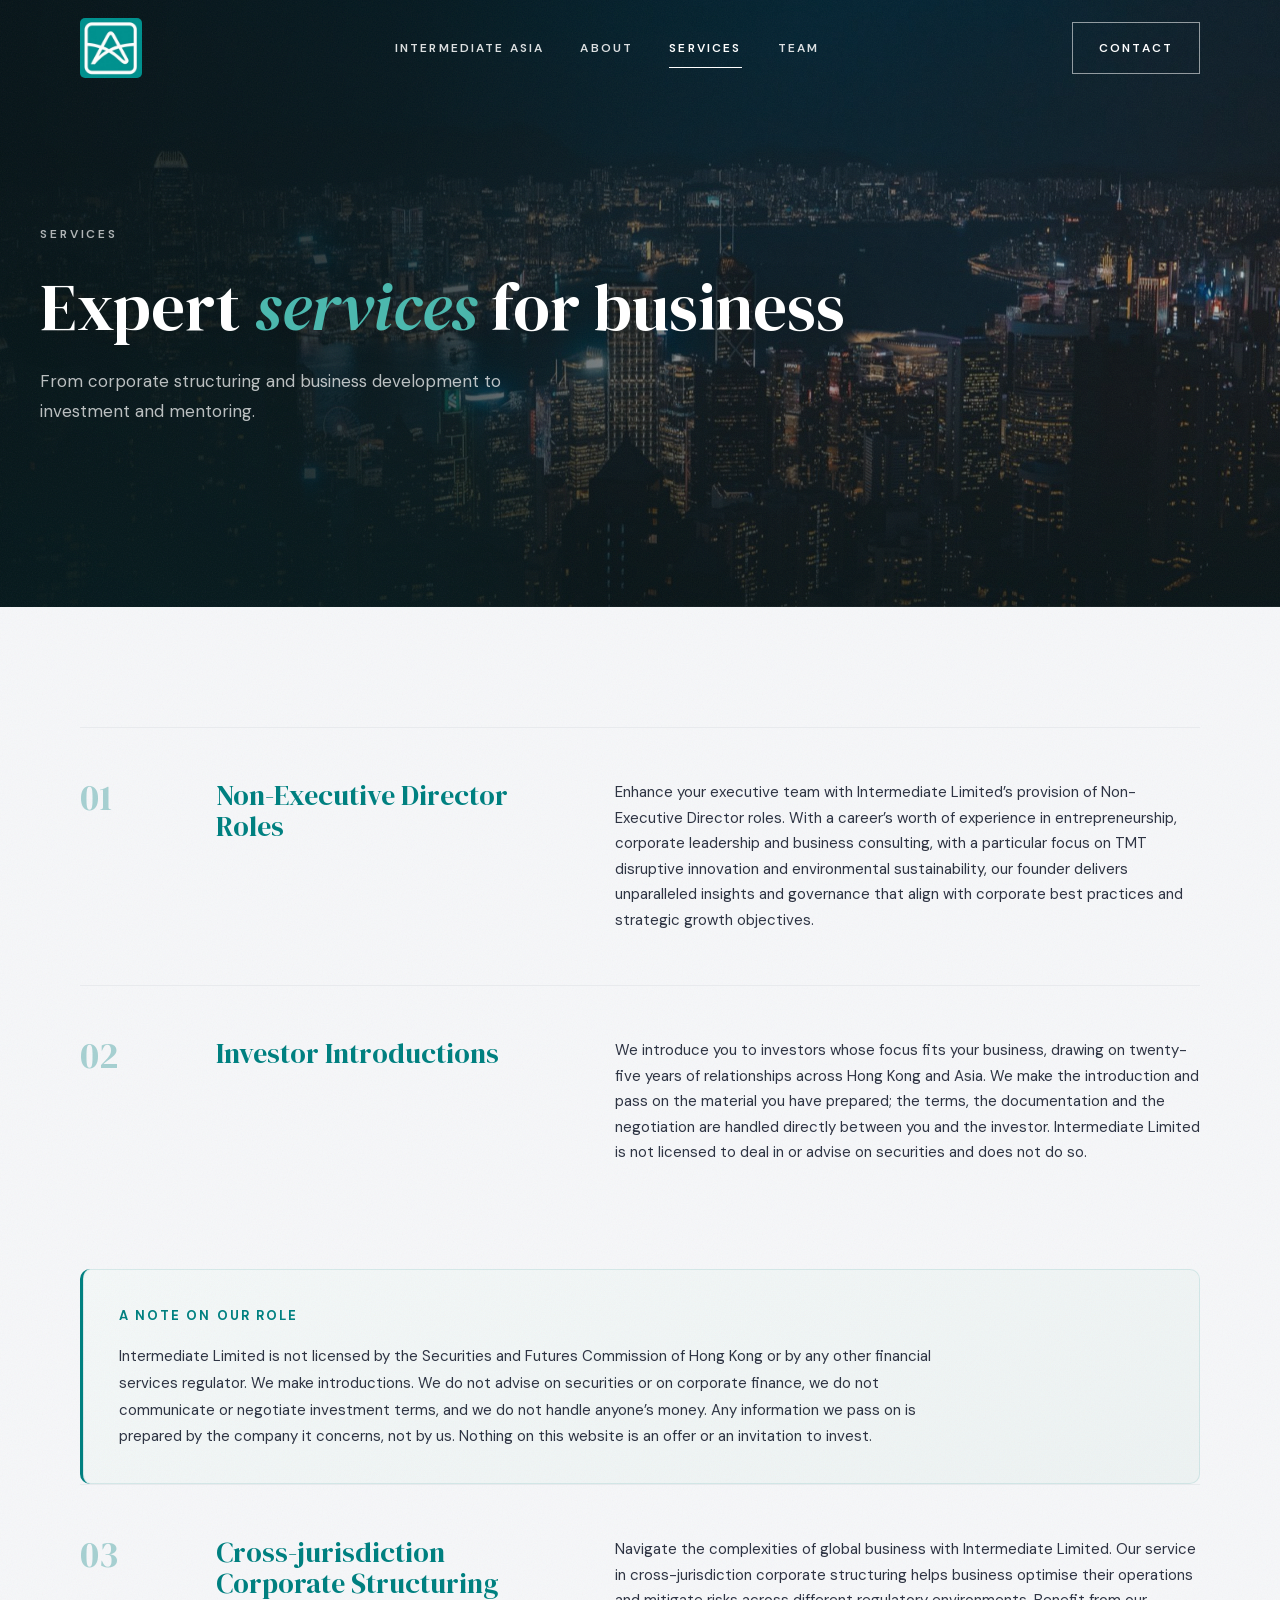
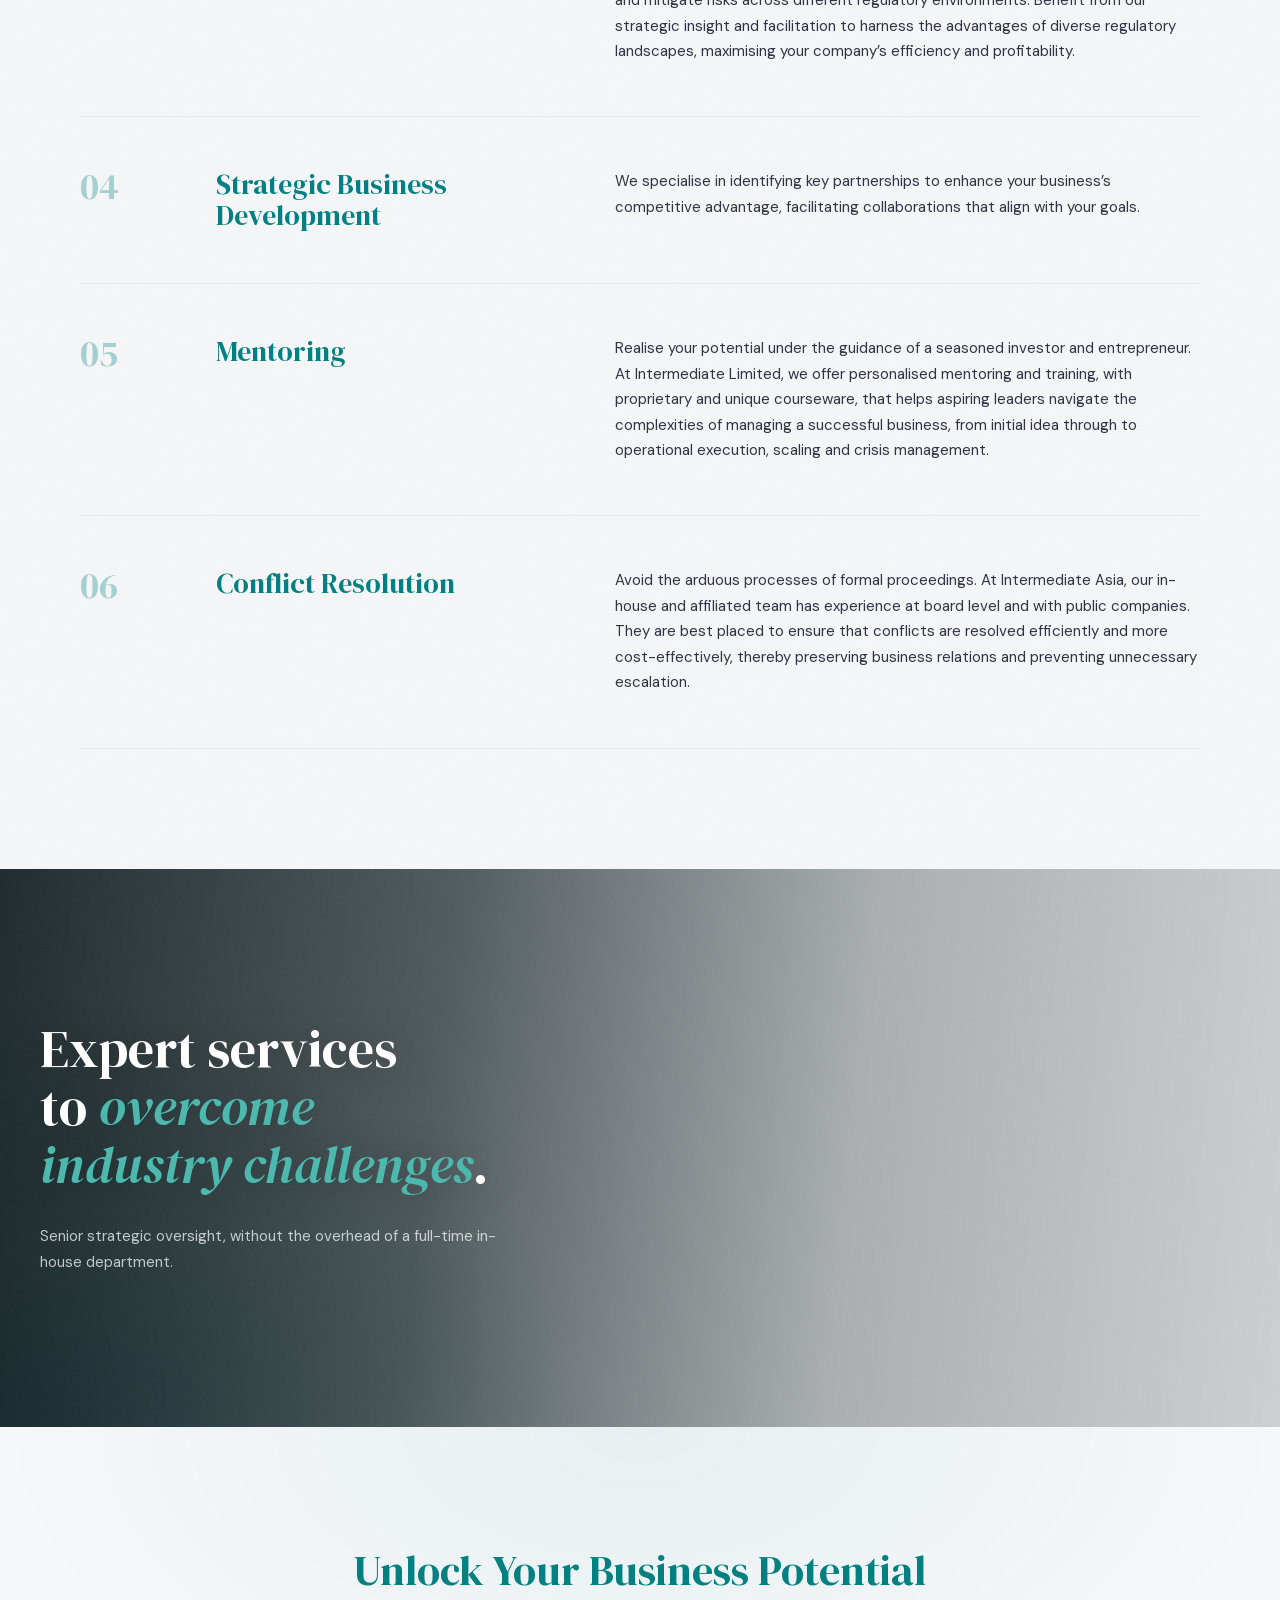
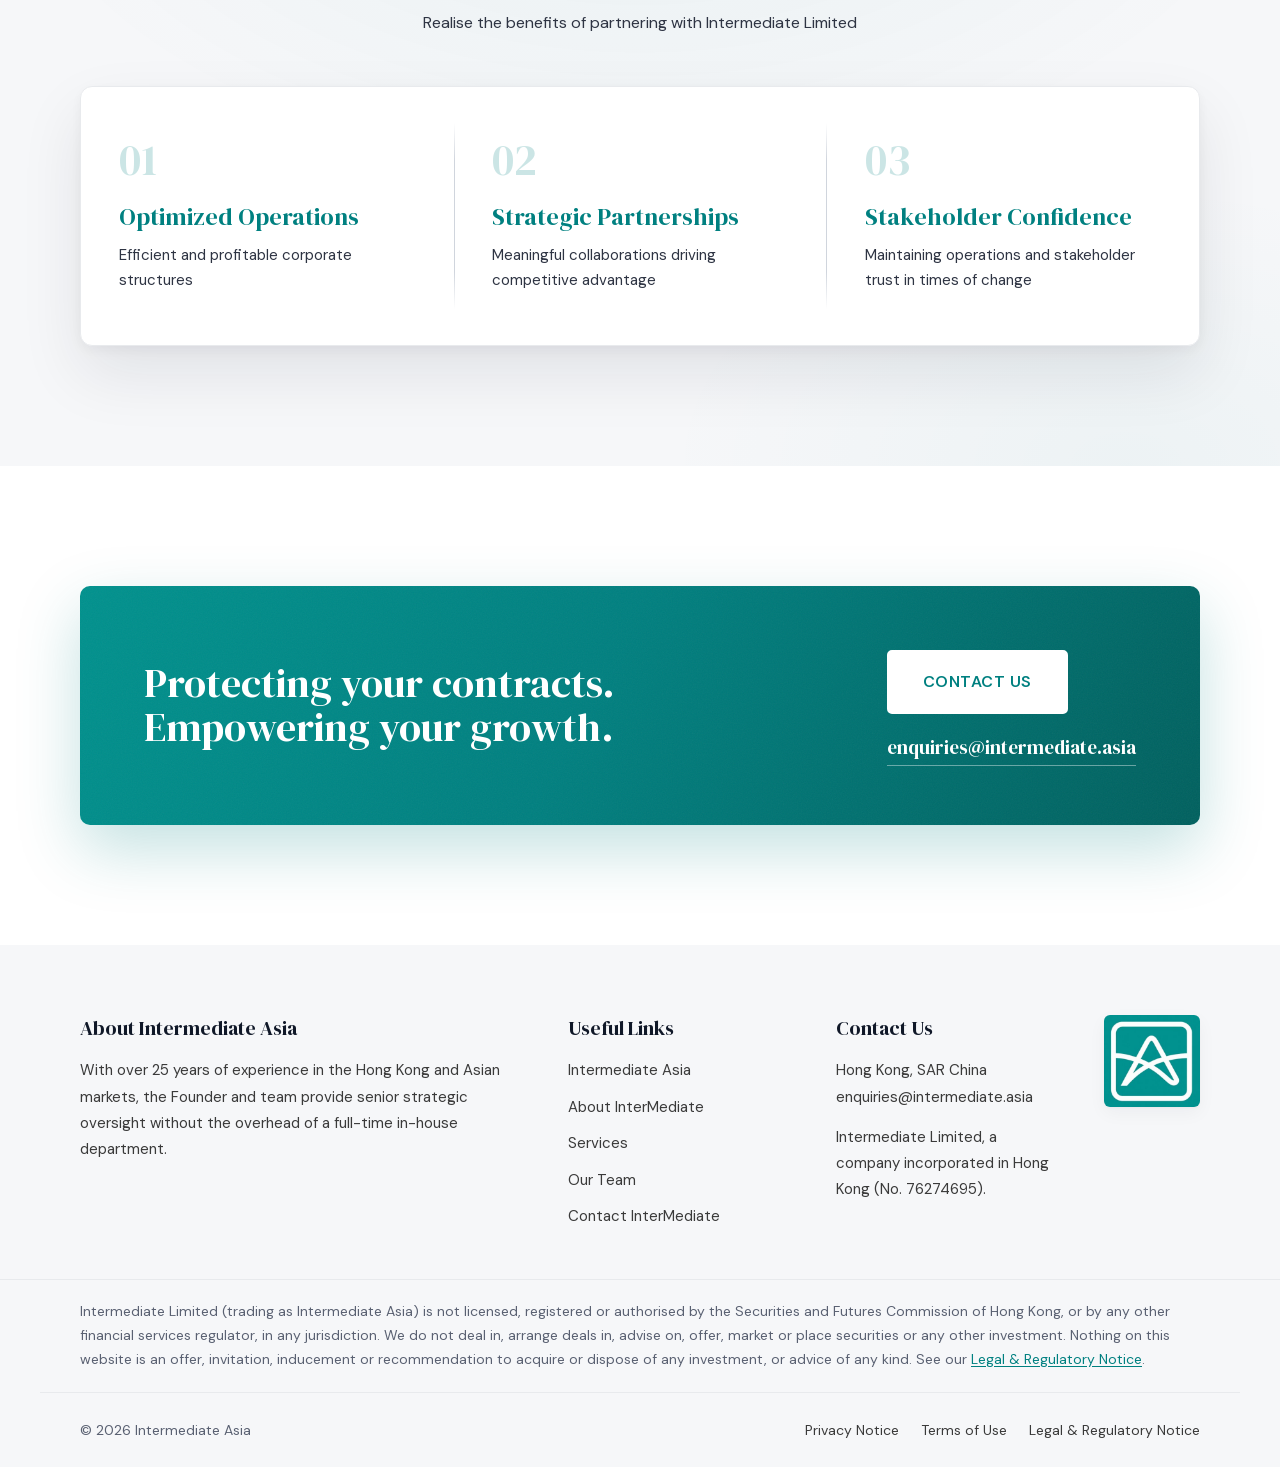
<file: services.html>
<!DOCTYPE html>
<html lang="en-GB">
<head>
<meta charset="UTF-8">
<meta name="viewport" content="width=device-width, initial-scale=1">
<title>Expert Business Services — Intermediate Asia</title>
<meta name="description" content="Non-Executive Director roles, investor introductions, cross-jurisdiction corporate structuring, strategic business development, mentoring and conflict resolution.">
<link rel="canonical" href="https://intermediate.asia/services.html">

<link rel="icon" href="/favicon.ico" sizes="any">
<link rel="icon" type="image/png" sizes="32x32" href="assets/icons/favicon-32.png">
<link rel="icon" type="image/png" sizes="16x16" href="assets/icons/favicon-16.png">
<link rel="apple-touch-icon" href="assets/icons/apple-touch-icon.png">
<meta name="theme-color" content="#008080">

<meta property="og:type" content="website">
<meta property="og:site_name" content="Intermediate Asia">
<meta property="og:locale" content="en_GB">
<meta property="og:url" content="https://intermediate.asia/services.html">
<meta property="og:title" content="Expert services for business">
<meta property="og:description" content="Non-Executive Director roles, investor introductions, cross-jurisdiction corporate structuring, strategic business development, mentoring and conflict resolution.">
<meta property="og:image" content="https://intermediate.asia/assets/img/og-share.jpg">
<meta property="og:image:width" content="1200">
<meta property="og:image:height" content="630">
<meta property="og:image:alt" content="The Hong Kong skyline at night across Victoria Harbour">

<meta name="twitter:card" content="summary_large_image">
<meta name="twitter:title" content="Expert services for business">
<meta name="twitter:description" content="Non-Executive Director roles, investor introductions, cross-jurisdiction corporate structuring, strategic business development, mentoring and conflict resolution.">
<meta name="twitter:image" content="https://intermediate.asia/assets/img/og-share.jpg">
<link rel="preload" href="assets/fonts/dm-serif-display-400-latin.woff2" as="font" type="font/woff2" crossorigin>
<link rel="preload" href="assets/fonts/dm-sans-400-latin.woff2" as="font" type="font/woff2" crossorigin>
<link rel="stylesheet" href="assets/css/site.css">
<script>document.documentElement.classList.add("js");</script>
</head>
<body>

<a class="skip-link" href="#main">Skip to content</a>

<header class="site-header site-header--overlay">
  <div class="header-inner">
    <a href="index.html" class="site-logo" aria-label="Intermediate Asia — home">
      <img src="assets/img/logo.jpg" alt="Intermediate Asia logo" width="80" height="80">
    </a>

    <button class="nav-toggle" aria-expanded="false" aria-controls="primary-nav" aria-label="Toggle navigation">
      <span></span><span></span><span></span>
    </button>

    <ul class="primary-nav" id="primary-nav">
      <li><a href="index.html">Intermediate Asia</a></li>
      <li><a href="about.html">About</a></li>
      <li><a href="services.html" class="active" aria-current="page">Services</a></li>
      <li><a href="team.html">Team</a></li>
    </ul>

    <a href="contact.html" class="btn header-contact-btn">Contact</a>
  </div>
</header>

<main id="main">

  <!-- ─── HERO ──────────────────────────────────────────── -->
  <section class="hero hero--services hero--inner">
    <div class="hero-inner">
      <div class="hero-kicker hero-fade"><span>Services</span></div>
      <h1 class="hero-fade">Expert <em>services</em> for business</h1>
      <p class="hero-lede hero-fade">From corporate structuring and business development to investment and mentoring.</p>
    </div>
  </section>

  <!-- ─── SERVICES ──────────────────────────────────────── -->
  <section class="section bg-light">
    <div class="section-inner">

      <article class="svc-row reveal">
        <span class="svc-num">01</span>
        <h3>Non-Executive Director Roles</h3>
        <p>Enhance your executive team with Intermediate Limited&rsquo;s provision of Non-Executive Director roles. With a career&rsquo;s worth of experience in entrepreneurship, corporate leadership and business consulting, with a particular focus on TMT disruptive innovation and environmental sustainability, our founder delivers unparalleled insights and governance that align with corporate best practices and strategic growth objectives.</p>
      </article>

      <article class="svc-row reveal">
        <span class="svc-num">02</span>
        <h3>Investor Introductions</h3>
        <p>We introduce you to investors whose focus fits your business, drawing on twenty-five years of relationships across Hong Kong and Asia. We make the introduction and pass on the material you have prepared; the terms, the documentation and the negotiation are handled directly between you and the investor. Intermediate Limited is not licensed to deal in or advise on securities and does not do so.</p>
      </article>

      <aside class="notice reveal">
        <span class="notice-title">A note on our role</span>
        <p>Intermediate Limited is not licensed by the Securities and Futures Commission of Hong Kong or by any other financial services regulator. We make introductions. We do not advise on securities or on corporate finance, we do not communicate or negotiate investment terms, and we do not handle anyone&rsquo;s money. Any information we pass on is prepared by the company it concerns, not by us. Nothing on this website is an offer or an invitation to invest.</p>
      </aside>

      <article class="svc-row reveal">
        <span class="svc-num">03</span>
        <h3>Cross-jurisdiction Corporate Structuring</h3>
        <p>Navigate the complexities of global business with Intermediate Limited. Our service in cross-jurisdiction corporate structuring helps business optimise their operations and mitigate risks across different regulatory environments. Benefit from our strategic insight and facilitation to harness the advantages of diverse regulatory landscapes, maximising your company&rsquo;s efficiency and profitability.</p>
      </article>

      <article class="svc-row reveal">
        <span class="svc-num">04</span>
        <h3>Strategic Business Development</h3>
        <p>We specialise in identifying key partnerships to enhance your business&rsquo;s competitive advantage, facilitating collaborations that align with your goals.</p>
      </article>

      <article class="svc-row reveal">
        <span class="svc-num">05</span>
        <h3>Mentoring</h3>
        <p>Realise your potential under the guidance of a seasoned investor and entrepreneur. At Intermediate Limited, we offer personalised mentoring and training, with proprietary and unique courseware, that helps aspiring leaders navigate the complexities of managing a successful business, from initial idea through to operational execution, scaling and crisis management.</p>
      </article>

      <article class="svc-row reveal">
        <span class="svc-num">06</span>
        <h3>Conflict Resolution</h3>
        <p>Avoid the arduous processes of formal proceedings. At Intermediate Asia, our in-house and affiliated team has experience at board level and with public companies. They are best placed to ensure that conflicts are resolved efficiently and more cost-effectively, thereby preserving business relations and preventing unnecessary escalation.</p>
      </article>

    </div>
  </section>

  <!-- ─── VISTA ─────────────────────────────────────────── -->
  <section class="vista vista--night">
    <div class="vista-inner">
      <blockquote class="reveal reveal--slow">Expert services to <em>overcome industry challenges</em>.</blockquote>
      <cite class="reveal reveal--slow">Senior strategic oversight, without the overhead of a full-time in-house department.</cite>
    </div>
  </section>

  <!-- ─── UNLOCK POTENTIAL ──────────────────────────────── -->
  <section class="section bg-light section--unlock">
    <div class="section-inner">
      <div class="section-intro section-intro--center reveal">
        <h2>Unlock Your Business Potential</h2>
        <p>Realise the benefits of partnering with Intermediate Limited</p>
      </div>

      <div class="benefit-panel reveal">
        <div class="benefit-cell">
          <span class="benefit-num" aria-hidden="true">01</span>
          <h3>Optimized Operations</h3>
          <p>Efficient and profitable corporate structures</p>
        </div>

        <div class="benefit-cell">
          <span class="benefit-num" aria-hidden="true">02</span>
          <h3>Strategic Partnerships</h3>
          <p>Meaningful collaborations driving competitive advantage</p>
        </div>

        <div class="benefit-cell">
          <span class="benefit-num" aria-hidden="true">03</span>
          <h3>Stakeholder Confidence</h3>
          <p>Maintaining operations and stakeholder trust in times of change</p>
        </div>
      </div>
    </div>
  </section>

  <!-- ─── CLOSING CTA ───────────────────────────────────── -->
  <section class="section bg-white">
    <div class="section-inner">
      <div class="inset-panel inset-panel--teal reveal">
        <h2>Protecting your contracts. Empowering your growth.</h2>
        <div class="cta-side">
          <a href="contact.html" class="btn btn--light">Contact Us</a>
          <a class="cta-mail" href="mailto:enquiries@intermediate.asia">enquiries@intermediate.asia</a>
        </div>
      </div>
    </div>
  </section>

</main>

<footer class="site-footer">
  <div class="footer-main">
    <div class="footer-col">
      <div class="footer-col-title">About Intermediate Asia</div>
      <p>With over 25 years of experience in the Hong Kong and Asian markets, the Founder and team provide senior strategic oversight without the overhead of a full-time in-house department.</p>
    </div>

    <div class="footer-col">
      <div class="footer-col-title">Useful Links</div>
      <ul class="footer-nav">
        <li><a href="index.html">Intermediate Asia</a></li>
        <li><a href="about.html">About InterMediate</a></li>
        <li><a href="services.html">Services</a></li>
        <li><a href="team.html">Our Team</a></li>
        <li><a href="contact.html">Contact InterMediate</a></li>
      </ul>
    </div>

    <div class="footer-col">
      <div class="footer-col-title">Contact Us</div>
      <p>Hong Kong, SAR China<br>
        <a href="mailto:enquiries@intermediate.asia" style="color: var(--color-footer-text);">enquiries@intermediate.asia</a>
      </p>
      <p class="footer-entity">Intermediate Limited, a company incorporated in Hong Kong (No. 76274695).</p>
    </div>

    <div class="footer-col footer-logo-col">
      <img src="assets/img/logo.jpg" alt="Intermediate Asia logo" class="footer-logo" width="96" height="96">
    </div>
  </div>

  <div class="footer-below">
      <p class="footer-reg">Intermediate Limited (trading as Intermediate Asia) is not licensed, registered or authorised by the Securities and Futures Commission of Hong Kong, or by any other financial services regulator, in any jurisdiction. We do not deal in, arrange deals in, advise on, offer, market or place securities or any other investment. Nothing on this website is an offer, invitation, inducement or recommendation to acquire or dispose of any investment, or advice of any kind. See our <a href="legal.html">Legal &amp; Regulatory Notice</a>.</p>
    <div class="footer-below-inner">
      <p>&copy; 2026 Intermediate Asia</p>
      <ul class="footer-legal">
        <li><a href="privacy.html">Privacy Notice</a></li>
        <li><a href="terms.html">Terms of Use</a></li>
        <li><a href="legal.html">Legal &amp; Regulatory Notice</a></li>
      </ul>
    </div>
  </div>
</footer>

<a href="#" id="scroll-top" aria-label="Scroll to top">
  <svg viewBox="0 0 24 24" fill="none" stroke="currentColor" stroke-width="2.2" stroke-linecap="round" stroke-linejoin="round" aria-hidden="true">
    <path d="M12 19V5"></path><path d="M5 12l7-7 7 7"></path>
  </svg>
</a>

<script src="assets/js/site.js"></script>
</body>
</html>
</file>
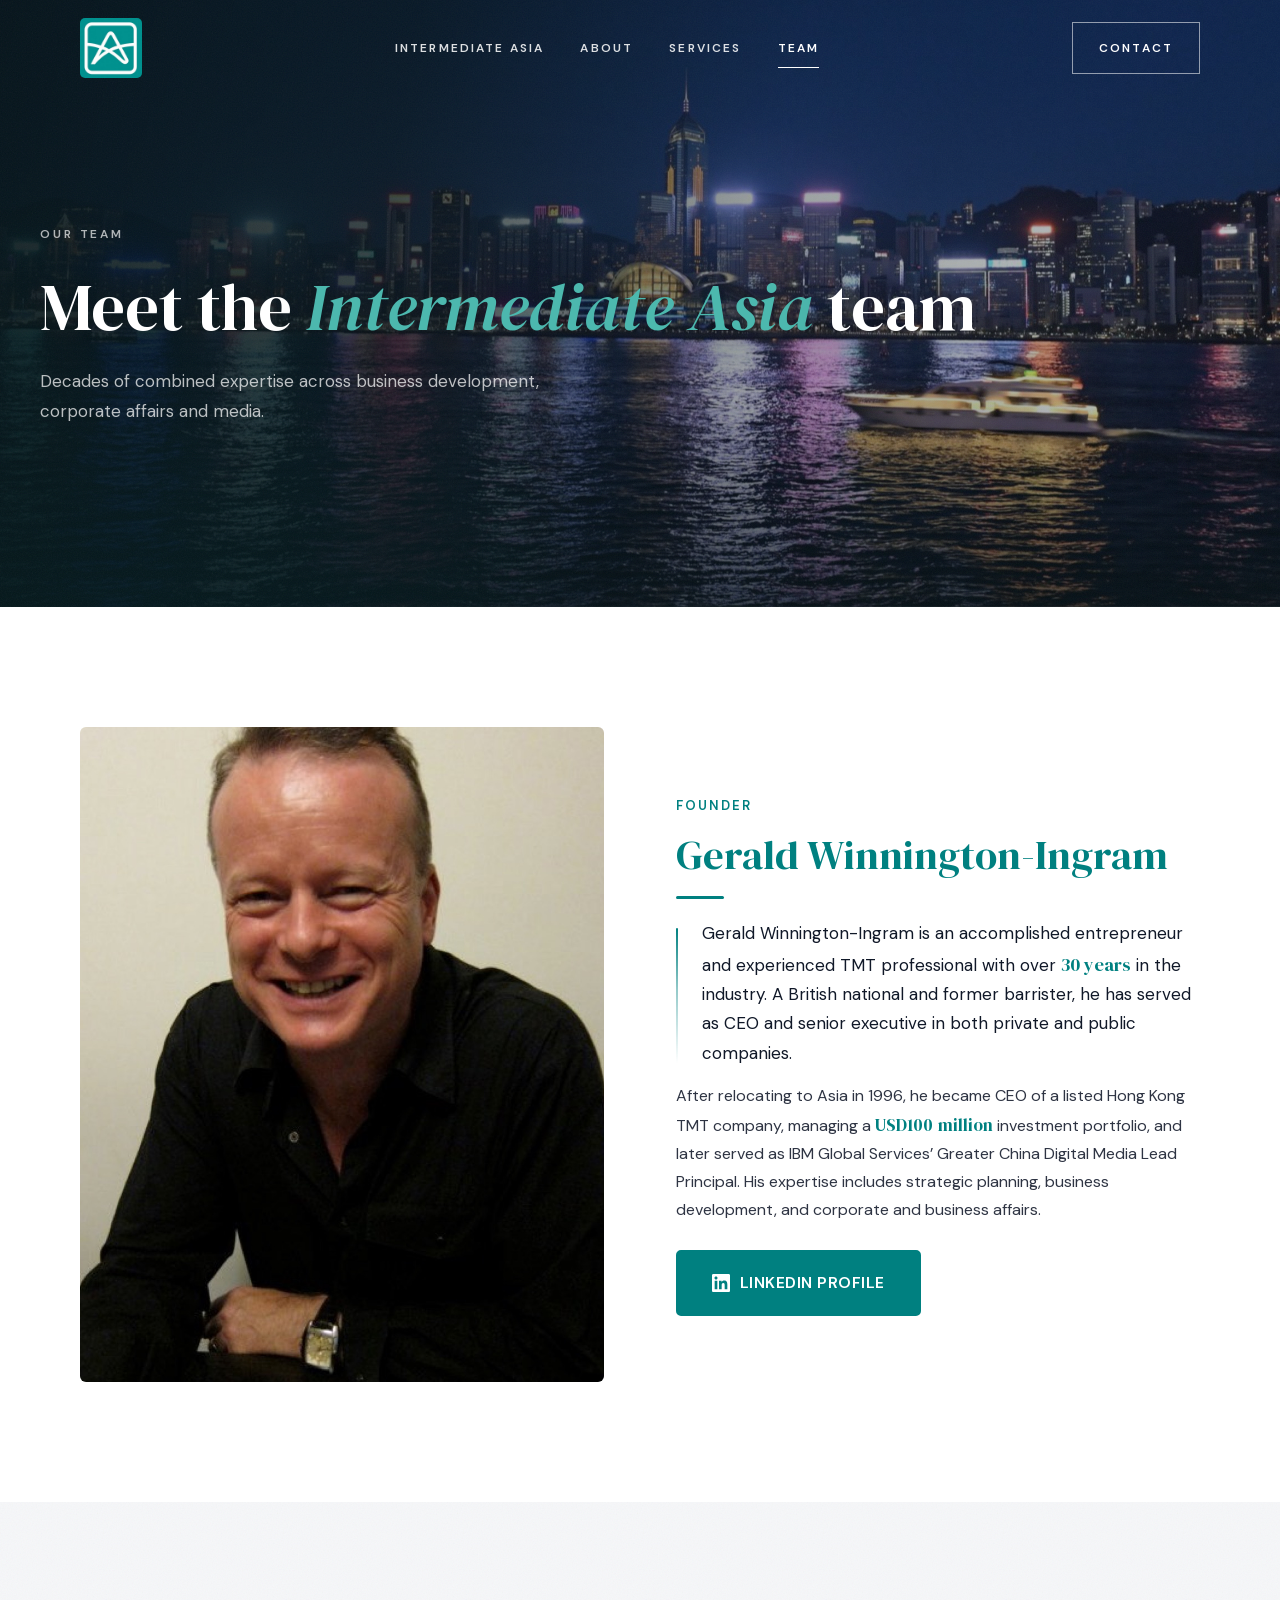
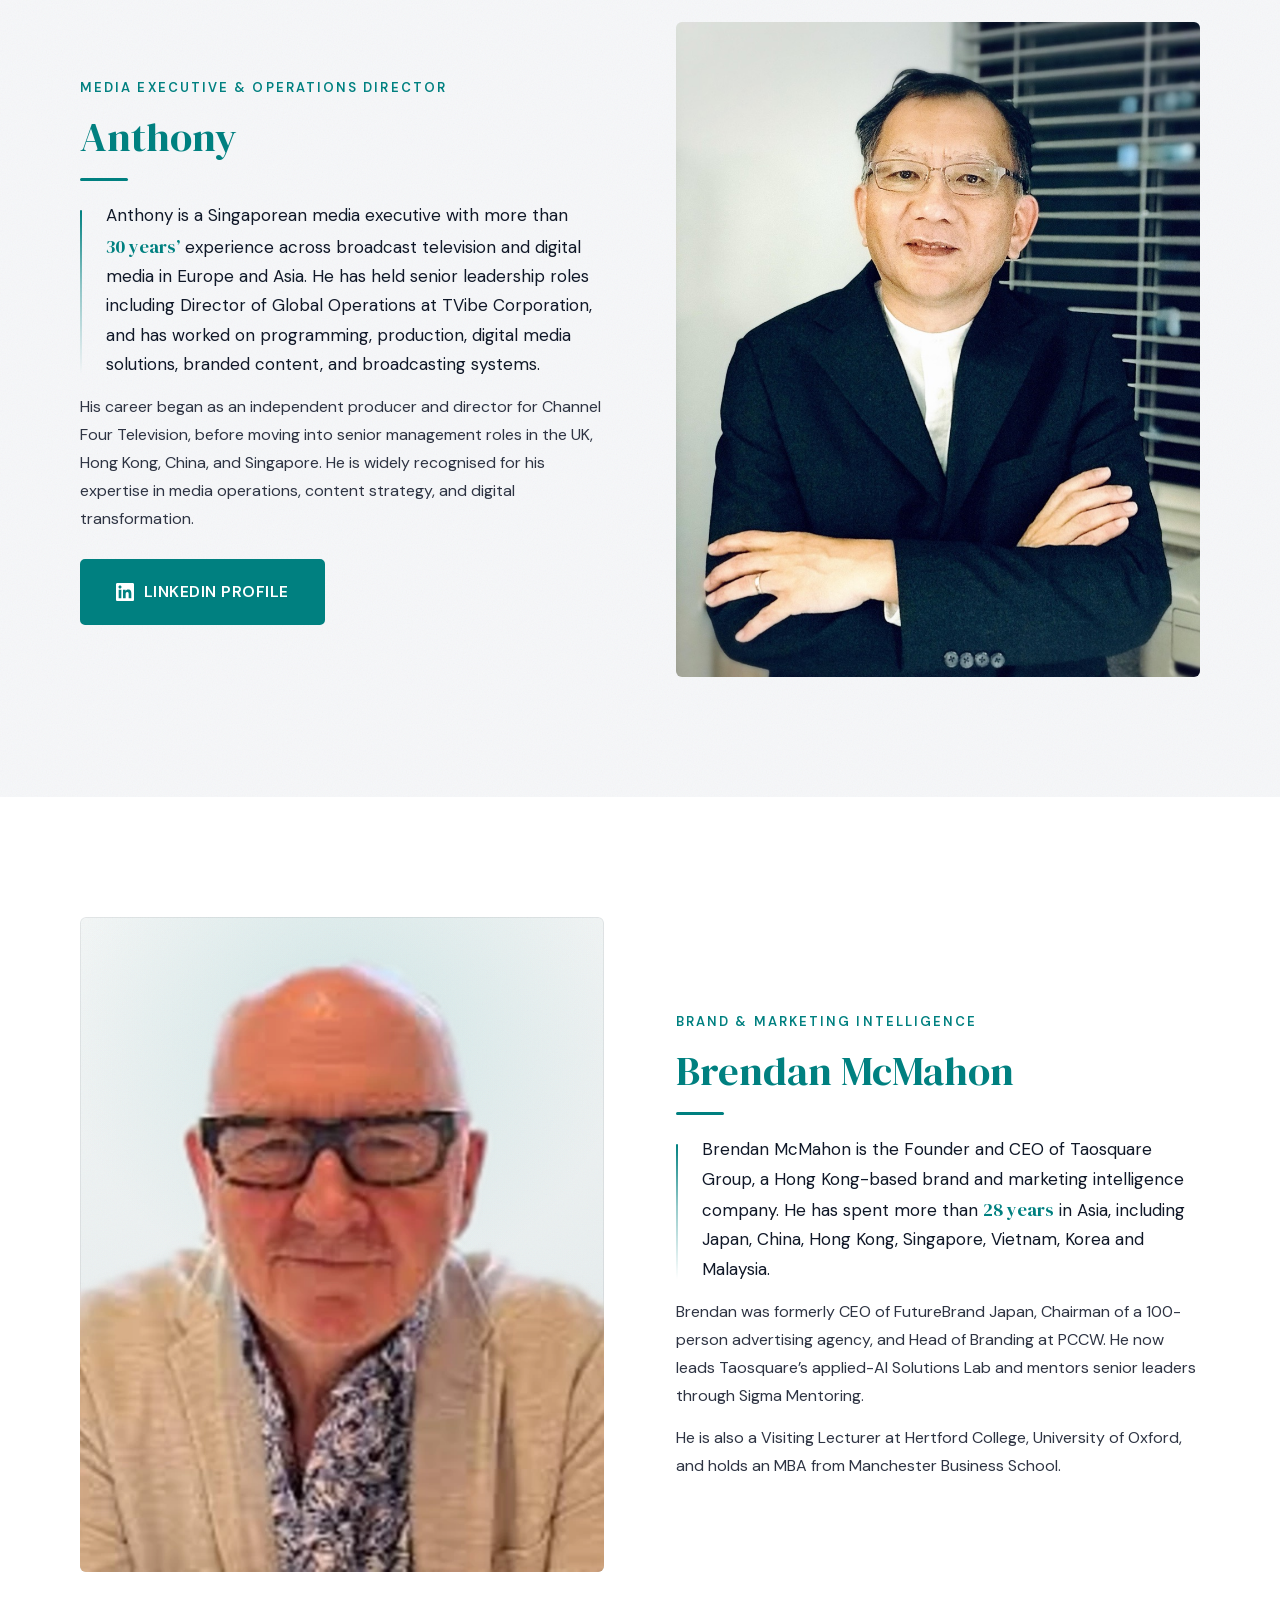
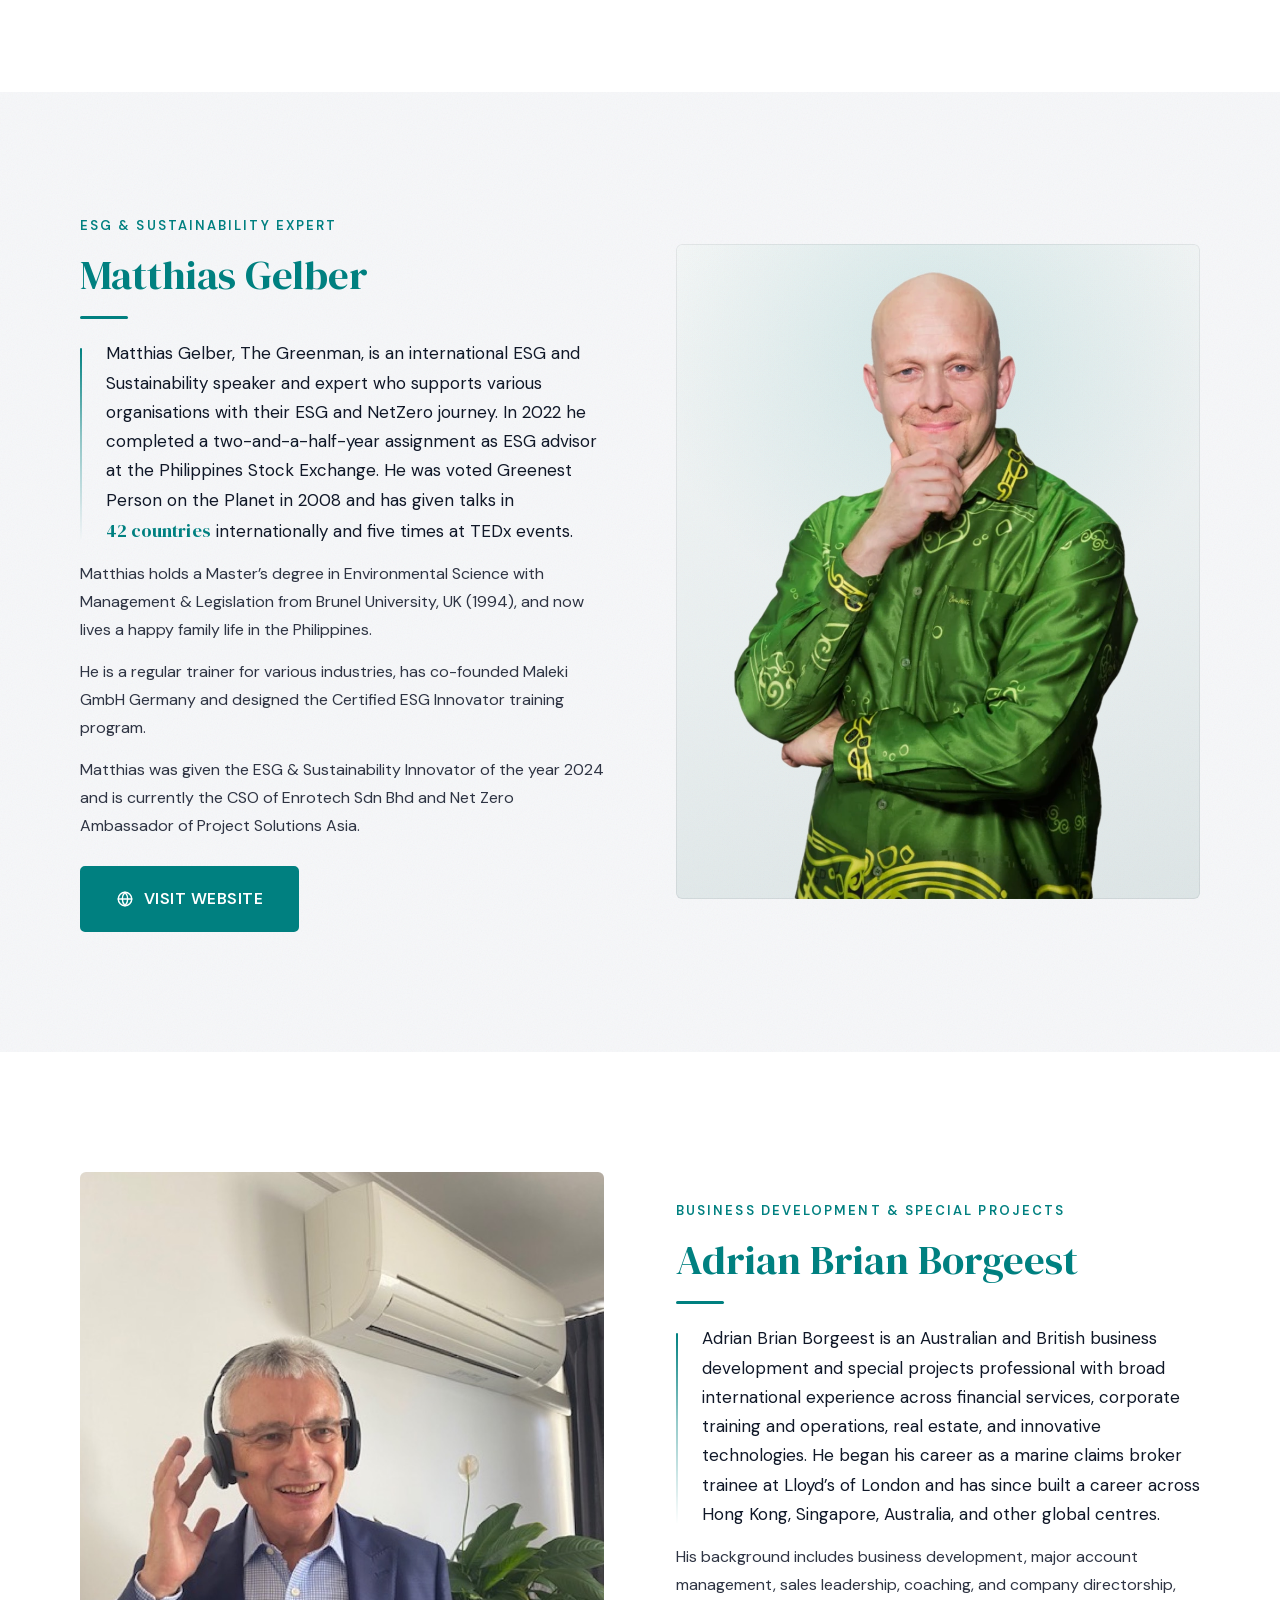
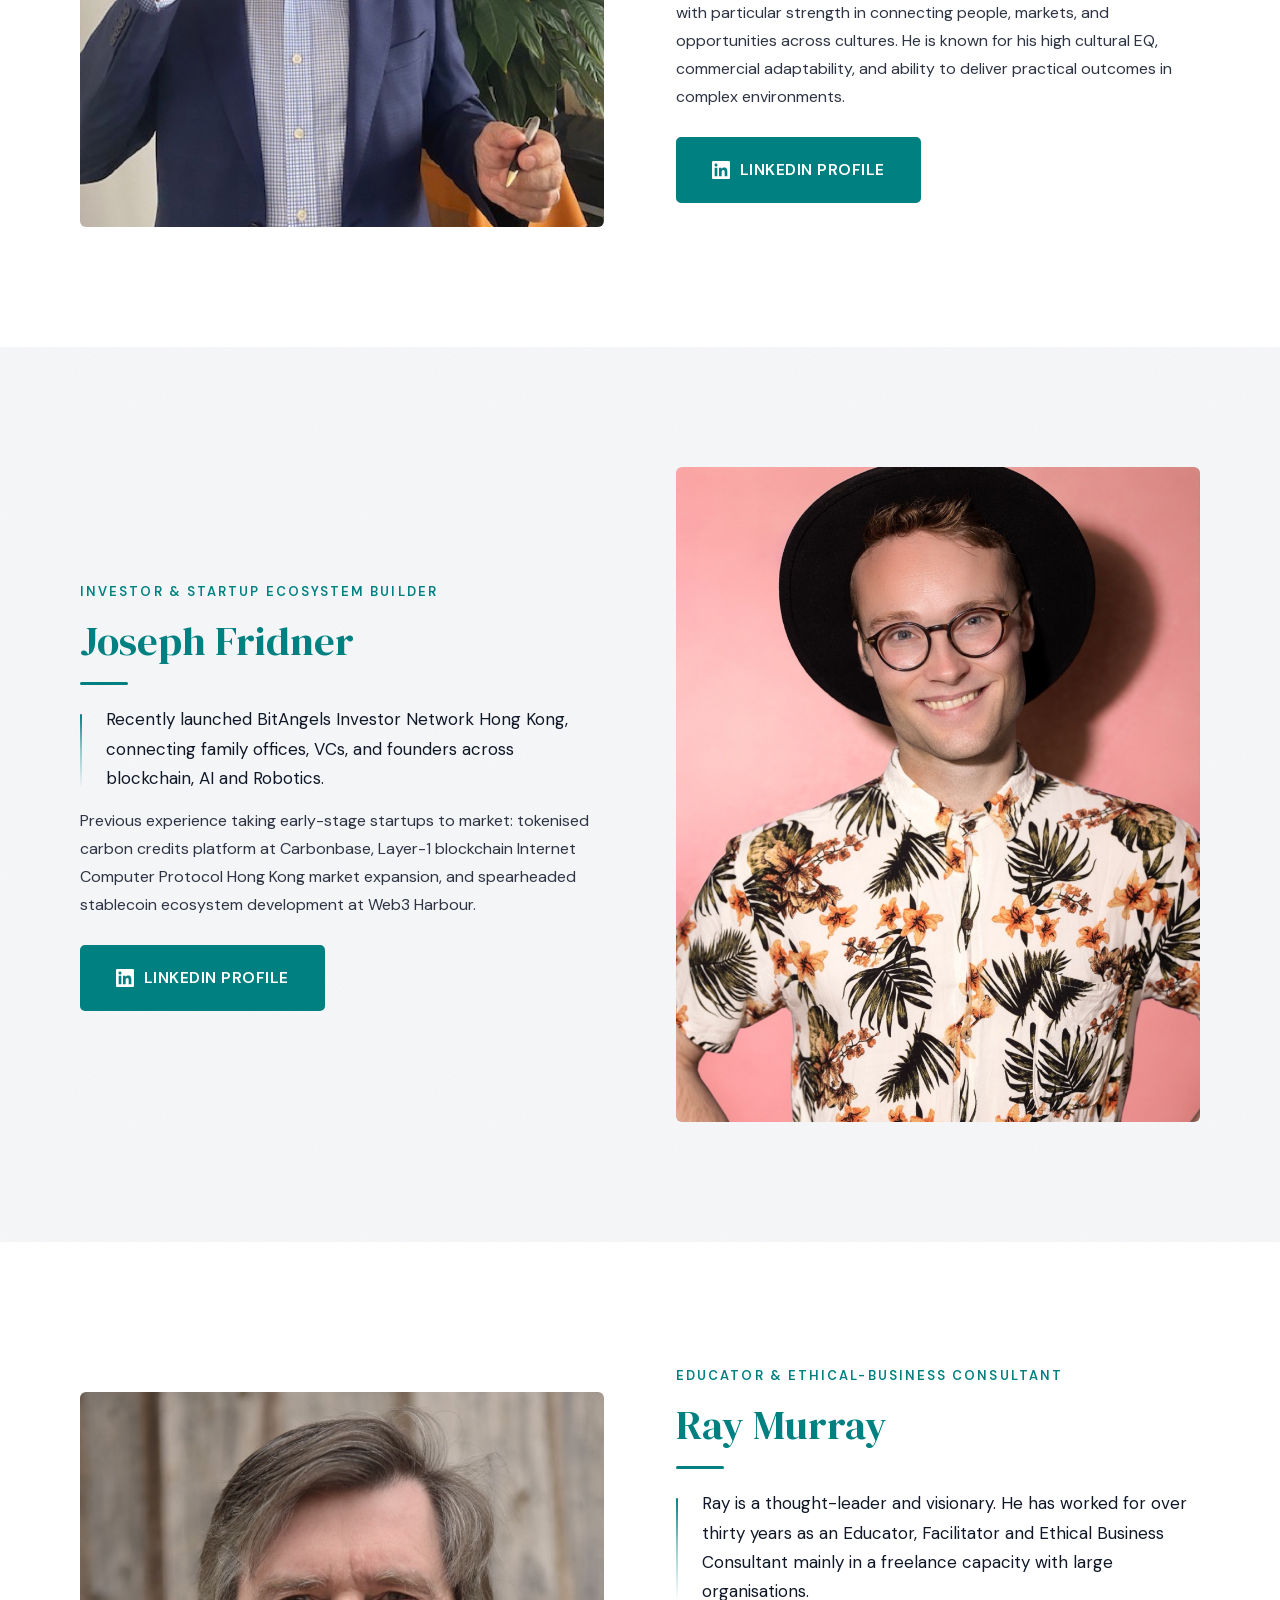
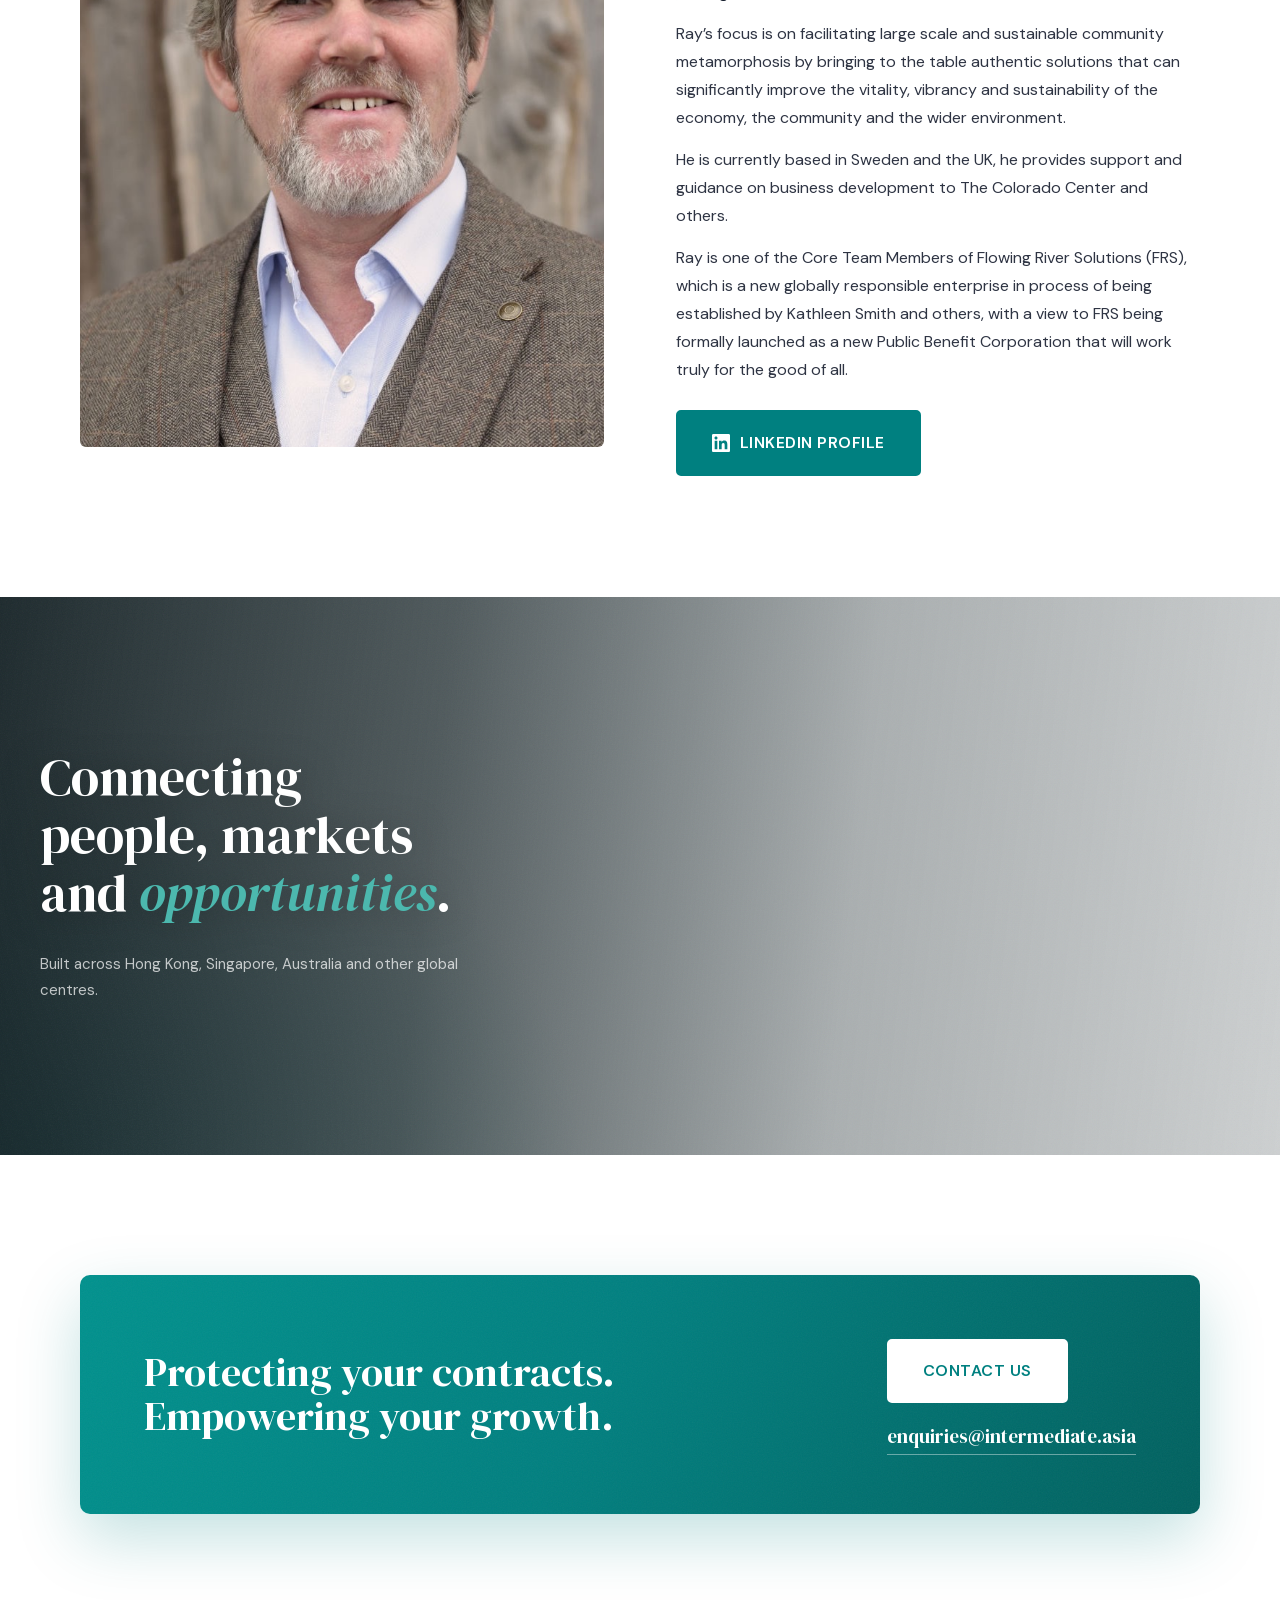
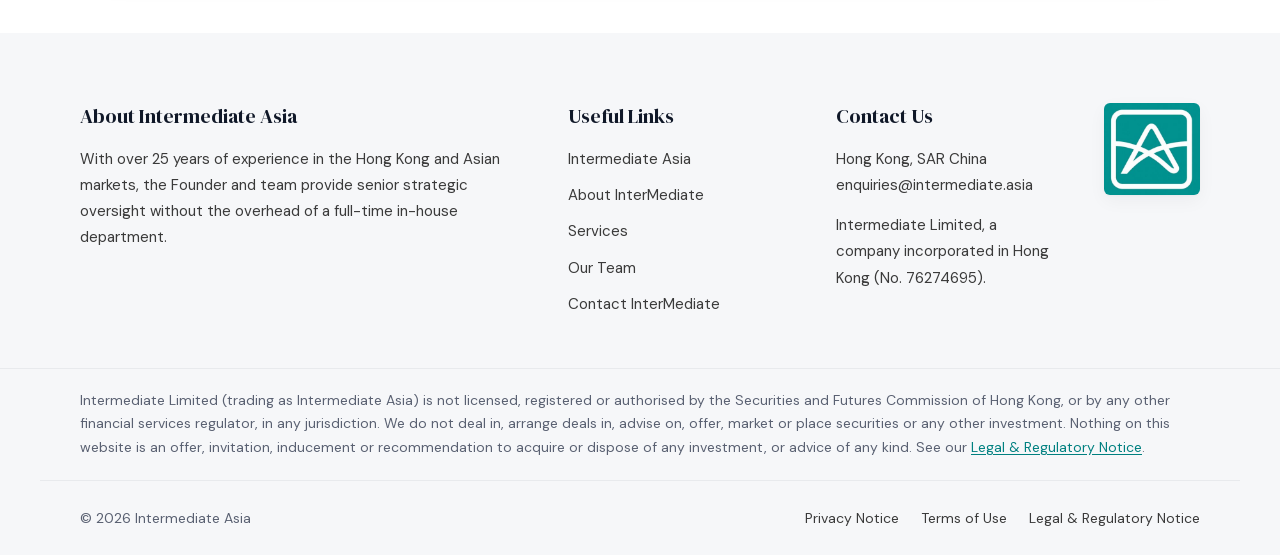
<file: team.html>
<!DOCTYPE html>
<html lang="en-GB">
<head>
<meta charset="UTF-8">
<meta name="viewport" content="width=device-width, initial-scale=1">
<title>Our Team — Intermediate Asia</title>
<meta name="description" content="Decades of combined expertise across business development, corporate affairs, and media — united by a shared commitment to protecting your interests and empowering your growth.">
<link rel="canonical" href="https://intermediate.asia/team.html">

<link rel="icon" href="/favicon.ico" sizes="any">
<link rel="icon" type="image/png" sizes="32x32" href="assets/icons/favicon-32.png">
<link rel="icon" type="image/png" sizes="16x16" href="assets/icons/favicon-16.png">
<link rel="apple-touch-icon" href="assets/icons/apple-touch-icon.png">
<meta name="theme-color" content="#008080">

<meta property="og:type" content="website">
<meta property="og:site_name" content="Intermediate Asia">
<meta property="og:locale" content="en_GB">
<meta property="og:url" content="https://intermediate.asia/team.html">
<meta property="og:title" content="Meet the Intermediate Asia team">
<meta property="og:description" content="Decades of combined expertise across business development, corporate affairs, and media — united by a shared commitment to protecting your interests and empowering your growth.">
<meta property="og:image" content="https://intermediate.asia/assets/img/og-share.jpg">
<meta property="og:image:width" content="1200">
<meta property="og:image:height" content="630">
<meta property="og:image:alt" content="The Hong Kong skyline at night across Victoria Harbour">

<meta name="twitter:card" content="summary_large_image">
<meta name="twitter:title" content="Meet the Intermediate Asia team">
<meta name="twitter:description" content="Decades of combined expertise across business development, corporate affairs, and media — united by a shared commitment to protecting your interests and empowering your growth.">
<meta name="twitter:image" content="https://intermediate.asia/assets/img/og-share.jpg">
<link rel="preload" href="assets/fonts/dm-serif-display-400-latin.woff2" as="font" type="font/woff2" crossorigin>
<link rel="preload" href="assets/fonts/dm-sans-400-latin.woff2" as="font" type="font/woff2" crossorigin>
<link rel="stylesheet" href="assets/css/site.css">
<script>document.documentElement.classList.add("js");</script>
</head>
<body>

<a class="skip-link" href="#main">Skip to content</a>

<header class="site-header site-header--overlay">
  <div class="header-inner">
    <a href="index.html" class="site-logo" aria-label="Intermediate Asia — home">
      <img src="assets/img/logo.jpg" alt="Intermediate Asia logo" width="80" height="80">
    </a>

    <button class="nav-toggle" aria-expanded="false" aria-controls="primary-nav" aria-label="Toggle navigation">
      <span></span><span></span><span></span>
    </button>

    <ul class="primary-nav" id="primary-nav">
      <li><a href="index.html">Intermediate Asia</a></li>
      <li><a href="about.html">About</a></li>
      <li><a href="services.html">Services</a></li>
      <li><a href="team.html" class="active" aria-current="page">Team</a></li>
    </ul>

    <a href="contact.html" class="btn header-contact-btn">Contact</a>
  </div>
</header>

<main id="main">

  <!-- ─── HERO ──────────────────────────────────────────── -->
  <section class="hero hero--team hero--inner">
    <div class="hero-inner">
      <div class="hero-kicker hero-fade"><span>Our Team</span></div>
      <h1 class="hero-fade">Meet the <em>Intermediate Asia</em> team</h1>
      <p class="hero-lede hero-fade">Decades of combined expertise across business development, corporate affairs and media.</p>
    </div>
  </section>

  <!-- ─── GERALD ────────────────────────────────────────── -->
  <section class="section bg-white">
    <div class="section-inner">
      <div class="split">
        <div class="split-media member-photo reveal">
          <img src="assets/img/team/gerald.jpg" alt="Gerald Winnington-Ingram — Founder, Intermediate Asia" loading="lazy">
        </div>

        <div class="split-body reveal">
          <span class="eyebrow">Founder</span>
          <h2>Gerald Winnington-Ingram</h2>
          <div class="rule" style="margin: 16px 0 20px;"></div>
          <div class="stack">
            <p>Gerald Winnington-Ingram is an accomplished entrepreneur and experienced TMT professional with over <span class="figure">30 years</span> in the industry. A British national and former barrister, he has served as CEO and senior executive in both private and public companies.</p>
            <p>After relocating to Asia in 1996, he became CEO of a listed Hong Kong TMT company, managing a <span class="figure">USD100 million</span> investment portfolio, and later served as IBM Global Services&rsquo; Greater China Digital Media Lead Principal. His expertise includes strategic planning, business development, and corporate and business affairs.</p>
          </div>
          <p style="margin-top: 26px;">
            <a class="btn" href="https://www.linkedin.com/in/geraldwi/" target="_blank" rel="noopener noreferrer">
              <svg viewBox="0 0 24 24" fill="currentColor" width="18" height="18" aria-hidden="true">
                <path d="M20.447 20.452h-3.554v-5.569c0-1.328-.027-3.037-1.852-3.037-1.853 0-2.136 1.445-2.136 2.939v5.667H9.351V9h3.414v1.561h.046c.477-.9 1.637-1.85 3.37-1.85 3.601 0 4.267 2.37 4.267 5.455v6.286zM5.337 7.433c-1.144 0-2.063-.926-2.063-2.065 0-1.138.92-2.063 2.063-2.063 1.14 0 2.064.925 2.064 2.063 0 1.139-.925 2.065-2.064 2.065zm1.782 13.019H3.555V9h3.564v11.452zM22.225 0H1.771C.792 0 0 .774 0 1.729v20.542C0 23.227.792 24 1.771 24h20.451C23.2 24 24 23.227 24 22.271V1.729C24 .774 23.2 0 22.222 0h.003z"/>
              </svg>
              LinkedIn Profile
            </a>
          </p>
        </div>
      </div>
    </div>
  </section>

  <!-- ─── ANTHONY ───────────────────────────────────────── -->
  <section class="section bg-light">
    <div class="section-inner">
      <div class="split split--reverse">
        <div class="split-media member-photo reveal">
          <img src="assets/img/team/anthony.jpg" alt="Anthony — Media Executive &amp; Operations Director" loading="lazy">
        </div>

        <div class="split-body reveal">
          <span class="eyebrow">Media Executive &amp; Operations Director</span>
          <h2>Anthony</h2>
          <div class="rule" style="margin: 16px 0 20px;"></div>
          <div class="stack">
            <p>Anthony is a Singaporean media executive with more than <span class="figure">30 years&rsquo;</span> experience across broadcast television and digital media in Europe and Asia. He has held senior leadership roles including Director of Global Operations at TVibe Corporation, and has worked on programming, production, digital media solutions, branded content, and broadcasting systems.</p>
            <p>His career began as an independent producer and director for Channel Four Television, before moving into senior management roles in the UK, Hong Kong, China, and Singapore. He is widely recognised for his expertise in media operations, content strategy, and digital transformation.</p>
          </div>
          <p style="margin-top: 26px;">
            <a class="btn" href="https://www.linkedin.com/in/anthony-shang-a0b5944/" target="_blank" rel="noopener noreferrer">
              <svg viewBox="0 0 24 24" fill="currentColor" width="18" height="18" aria-hidden="true">
                <path d="M20.447 20.452h-3.554v-5.569c0-1.328-.027-3.037-1.852-3.037-1.853 0-2.136 1.445-2.136 2.939v5.667H9.351V9h3.414v1.561h.046c.477-.9 1.637-1.85 3.37-1.85 3.601 0 4.267 2.37 4.267 5.455v6.286zM5.337 7.433c-1.144 0-2.063-.926-2.063-2.065 0-1.138.92-2.063 2.063-2.063 1.14 0 2.064.925 2.064 2.063 0 1.139-.925 2.065-2.064 2.065zm1.782 13.019H3.555V9h3.564v11.452zM22.225 0H1.771C.792 0 0 .774 0 1.729v20.542C0 23.227.792 24 1.771 24h20.451C23.2 24 24 23.227 24 22.271V1.729C24 .774 23.2 0 22.222 0h.003z"/>
                </svg>
              LinkedIn Profile
            </a>
          </p>
        </div>
      </div>
    </div>
  </section>

  <!-- ─── BRENDAN ───────────────────────────────────────── -->
  <section class="section bg-white">
    <div class="section-inner">
      <div class="split">
        <div class="split-media member-photo member-photo--cutout member-photo--fill reveal">
          <img src="assets/img/team/brendan.webp" alt="Brendan McMahon — Founder and CEO of Taosquare Group" width="600" height="750" loading="lazy" decoding="async">
        </div>

        <div class="split-body reveal">
          <span class="eyebrow">Brand &amp; Marketing Intelligence</span>
          <h2>Brendan McMahon</h2>
          <div class="rule" style="margin: 16px 0 20px;"></div>
          <div class="stack">
            <p>Brendan McMahon is the Founder and CEO of Taosquare Group, a Hong Kong-based brand and marketing intelligence company. He has spent more than <span class="figure">28 years</span> in Asia, including Japan, China, Hong Kong, Singapore, Vietnam, Korea and Malaysia.</p>
            <p>Brendan was formerly CEO of FutureBrand Japan, Chairman of a 100-person advertising agency, and Head of Branding at PCCW. He now leads Taosquare&rsquo;s applied-AI Solutions Lab and mentors senior leaders through Sigma Mentoring.</p>
            <p>He is also a Visiting Lecturer at Hertford College, University of Oxford, and holds an MBA from Manchester Business School.</p>
          </div>
        </div>
      </div>
    </div>
  </section>

  <!-- ─── MATTHIAS ──────────────────────────────────────── -->
  <section class="section bg-light">
    <div class="section-inner">
      <div class="split split--reverse">
        <div class="split-media member-photo member-photo--cutout reveal">
          <img src="assets/img/team/matthias.webp" alt="Matthias Gelber — ESG and Sustainability expert" width="800" height="1200" loading="lazy" decoding="async">
        </div>

        <div class="split-body reveal">
          <span class="eyebrow">ESG &amp; Sustainability Expert</span>
          <h2>Matthias Gelber</h2>
          <div class="rule" style="margin: 16px 0 20px;"></div>
          <div class="stack">
            <p>Matthias Gelber, The Greenman, is an international ESG and Sustainability speaker and expert who supports various organisations with their ESG and NetZero journey. In 2022 he completed a two-and-a-half-year assignment as ESG advisor at the Philippines Stock Exchange. He was voted Greenest Person on the Planet in 2008 and has given talks in <span class="figure">42 countries</span> internationally and five times at TEDx events.</p>
            <p>Matthias holds a Master&rsquo;s degree in Environmental Science with Management &amp; Legislation from Brunel University, UK (1994), and now lives a happy family life in the Philippines.</p>
            <p>He is a regular trainer for various industries, has co-founded Maleki GmbH Germany and designed the Certified ESG Innovator training program.</p>
            <p>Matthias was given the ESG &amp; Sustainability Innovator of the year 2024 and is currently the CSO of Enrotech Sdn Bhd and Net Zero Ambassador of Project Solutions Asia.</p>
          </div>
          <p style="margin-top: 26px;">
            <a class="btn" href="https://greenmanmatthiasgelber.netlify.app/" target="_blank" rel="noopener noreferrer">
              <svg viewBox="0 0 24 24" fill="none" stroke="currentColor" stroke-width="1.9" stroke-linecap="round" stroke-linejoin="round" width="18" height="18" aria-hidden="true">
                <circle cx="12" cy="12" r="9"></circle>
                <path d="M3 12h18"></path>
                <path d="M12 3c2.4 2.5 3.6 5.5 3.6 9s-1.2 6.5-3.6 9c-2.4-2.5-3.6-5.5-3.6-9S9.6 5.5 12 3z"></path>
              </svg>
              Visit Website
            </a>
          </p>
        </div>
      </div>
    </div>
  </section>

  <!-- ─── ADRIAN ────────────────────────────────────────── -->
  <section class="section bg-white">
    <div class="section-inner">
      <div class="split">
        <div class="split-media member-photo reveal">
          <img src="assets/img/team/adrian.jpg" alt="Adrian Brian Borgeest — Business Development &amp; Special Projects" loading="lazy">
        </div>

        <div class="split-body reveal">
          <span class="eyebrow">Business Development &amp; Special Projects</span>
          <h2>Adrian Brian Borgeest</h2>
          <div class="rule" style="margin: 16px 0 20px;"></div>
          <div class="stack">
            <p>Adrian Brian Borgeest is an Australian and British business development and special projects professional with broad international experience across financial services, corporate training and operations, real estate, and innovative technologies. He began his career as a marine claims broker trainee at Lloyd&rsquo;s of London and has since built a career across Hong Kong, Singapore, Australia, and other global centres.</p>
            <p>His background includes business development, major account management, sales leadership, coaching, and company directorship, with particular strength in connecting people, markets, and opportunities across cultures. He is known for his high cultural EQ, commercial adaptability, and ability to deliver practical outcomes in complex environments.</p>
          </div>
          <p style="margin-top: 26px;">
            <a class="btn" href="https://www.linkedin.com/in/adrianborgeest" target="_blank" rel="noopener noreferrer">
              <svg viewBox="0 0 24 24" fill="currentColor" width="18" height="18" aria-hidden="true">
                <path d="M20.447 20.452h-3.554v-5.569c0-1.328-.027-3.037-1.852-3.037-1.853 0-2.136 1.445-2.136 2.939v5.667H9.351V9h3.414v1.561h.046c.477-.9 1.637-1.85 3.37-1.85 3.601 0 4.267 2.37 4.267 5.455v6.286zM5.337 7.433c-1.144 0-2.063-.926-2.063-2.065 0-1.138.92-2.063 2.063-2.063 1.14 0 2.064.925 2.064 2.063 0 1.139-.925 2.065-2.064 2.065zm1.782 13.019H3.555V9h3.564v11.452zM22.225 0H1.771C.792 0 0 .774 0 1.729v20.542C0 23.227.792 24 1.771 24h20.451C23.2 24 24 23.227 24 22.271V1.729C24 .774 23.2 0 22.222 0h.003z"/>
                </svg>
              LinkedIn Profile
            </a>
          </p>
        </div>
      </div>
    </div>
  </section>

  <!-- ─── JOSEPH ────────────────────────────────────────── -->
  <section class="section bg-light">
    <div class="section-inner">
      <div class="split split--reverse">
        <div class="split-media member-photo reveal">
          <img src="assets/img/team/joseph.jpg" alt="Joseph Fridner — Investor &amp; Startup Ecosystem Builder" loading="lazy">
        </div>

        <div class="split-body reveal">
          <span class="eyebrow">Investor &amp; Startup Ecosystem Builder</span>
          <h2>Joseph Fridner</h2>
          <div class="rule" style="margin: 16px 0 20px;"></div>
          <div class="stack">
            <p>Recently launched BitAngels Investor Network Hong Kong, connecting family offices, VCs, and founders across blockchain, AI and Robotics.</p>
            <p>Previous experience taking early-stage startups to market: tokenised carbon credits platform at Carbonbase, Layer-1 blockchain Internet Computer Protocol Hong Kong market expansion, and spearheaded stablecoin ecosystem development at Web3 Harbour.</p>
          </div>
          <p style="margin-top: 26px;">
            <a class="btn" href="https://www.linkedin.com/in/josephfridner" target="_blank" rel="noopener noreferrer">
              <svg viewBox="0 0 24 24" fill="currentColor" width="18" height="18" aria-hidden="true">
                <path d="M20.447 20.452h-3.554v-5.569c0-1.328-.027-3.037-1.852-3.037-1.853 0-2.136 1.445-2.136 2.939v5.667H9.351V9h3.414v1.561h.046c.477-.9 1.637-1.85 3.37-1.85 3.601 0 4.267 2.37 4.267 5.455v6.286zM5.337 7.433c-1.144 0-2.063-.926-2.063-2.065 0-1.138.92-2.063 2.063-2.063 1.14 0 2.064.925 2.064 2.063 0 1.139-.925 2.065-2.064 2.065zm1.782 13.019H3.555V9h3.564v11.452zM22.225 0H1.771C.792 0 0 .774 0 1.729v20.542C0 23.227.792 24 1.771 24h20.451C23.2 24 24 23.227 24 22.271V1.729C24 .774 23.2 0 22.222 0h.003z"/>
                </svg>
              LinkedIn Profile
            </a>
          </p>
        </div>
      </div>
    </div>
  </section>

  <!-- ─── RAY ───────────────────────────────────────────── -->
  <section class="section bg-white">
    <div class="section-inner">
      <div class="split">
        <div class="split-media member-photo reveal">
          <img src="assets/img/team/ray.jpg" alt="Ray Murray" width="739" height="924" loading="lazy" decoding="async">
        </div>

        <div class="split-body reveal">
          <span class="eyebrow">Educator &amp; Ethical-Business Consultant</span>
          <h2>Ray Murray</h2>
          <div class="rule" style="margin: 16px 0 20px;"></div>
          <div class="stack">
            <p>Ray is a thought-leader and visionary. He has worked for over thirty years as an Educator, Facilitator and Ethical Business Consultant mainly in a freelance capacity with large organisations.</p>
            <p>Ray&rsquo;s focus is on facilitating large scale and sustainable community metamorphosis by bringing to the table authentic solutions that can significantly improve the vitality, vibrancy and sustainability of the economy, the community and the wider environment.</p>
            <p>He is currently based in Sweden and the UK, he provides support and guidance on business development to The Colorado Center and others.</p>
            <p>Ray is one of the Core Team Members of Flowing River Solutions (FRS), which is a new globally responsible enterprise in process of being established by Kathleen Smith and others, with a view to FRS being formally launched as a new Public Benefit Corporation that will work truly for the good of all.</p>
          </div>
          <p style="margin-top: 26px;">
            <a class="btn" href="https://www.linkedin.com/in/theiseb" target="_blank" rel="noopener noreferrer">
              <svg viewBox="0 0 24 24" fill="currentColor" width="18" height="18" aria-hidden="true">
                <path d="M20.447 20.452h-3.554v-5.569c0-1.328-.027-3.037-1.852-3.037-1.853 0-2.136 1.445-2.136 2.939v5.667H9.351V9h3.414v1.561h.046c.477-.9 1.637-1.85 3.37-1.85 3.601 0 4.267 2.37 4.267 5.455v6.286zM5.337 7.433c-1.144 0-2.063-.926-2.063-2.065 0-1.138.92-2.063 2.063-2.063 1.14 0 2.064.925 2.064 2.063 0 1.139-.925 2.065-2.064 2.065zm1.782 13.019H3.555V9h3.564v11.452zM22.225 0H1.771C.792 0 0 .774 0 1.729v20.542C0 23.227.792 24 1.771 24h20.451C23.2 24 24 23.227 24 22.271V1.729C24 .774 23.2 0 22.222 0h.003z"/>
                </svg>
              LinkedIn Profile
            </a>
          </p>
        </div>
      </div>
    </div>
  </section>


  <!-- ─── VISTA ─────────────────────────────────────────── -->
  <section class="vista vista--night">
    <div class="vista-inner">
      <blockquote class="reveal reveal--slow">Connecting people, markets and <em>opportunities</em>.</blockquote>
      <cite class="reveal reveal--slow">Built across Hong Kong, Singapore, Australia and other global centres.</cite>
    </div>
  </section>

  <!-- ─── CLOSING CTA ───────────────────────────────────── -->
  <section class="section bg-white">
    <div class="section-inner">
      <div class="inset-panel inset-panel--teal reveal">
        <h2>Protecting your contracts. Empowering your growth.</h2>
        <div class="cta-side">
          <a href="contact.html" class="btn btn--light">Contact Us</a>
          <a class="cta-mail" href="mailto:enquiries@intermediate.asia">enquiries@intermediate.asia</a>
        </div>
      </div>
    </div>
  </section>

</main>

<footer class="site-footer">
  <div class="footer-main">
    <div class="footer-col">
      <div class="footer-col-title">About Intermediate Asia</div>
      <p>With over 25 years of experience in the Hong Kong and Asian markets, the Founder and team provide senior strategic oversight without the overhead of a full-time in-house department.</p>
    </div>

    <div class="footer-col">
      <div class="footer-col-title">Useful Links</div>
      <ul class="footer-nav">
        <li><a href="index.html">Intermediate Asia</a></li>
        <li><a href="about.html">About InterMediate</a></li>
        <li><a href="services.html">Services</a></li>
        <li><a href="team.html">Our Team</a></li>
        <li><a href="contact.html">Contact InterMediate</a></li>
      </ul>
    </div>

    <div class="footer-col">
      <div class="footer-col-title">Contact Us</div>
      <p>Hong Kong, SAR China<br>
        <a href="mailto:enquiries@intermediate.asia" style="color: var(--color-footer-text);">enquiries@intermediate.asia</a>
      </p>
      <p class="footer-entity">Intermediate Limited, a company incorporated in Hong Kong (No. 76274695).</p>
    </div>

    <div class="footer-col footer-logo-col">
      <img src="assets/img/logo.jpg" alt="Intermediate Asia logo" class="footer-logo" width="96" height="96">
    </div>
  </div>

  <div class="footer-below">
      <p class="footer-reg">Intermediate Limited (trading as Intermediate Asia) is not licensed, registered or authorised by the Securities and Futures Commission of Hong Kong, or by any other financial services regulator, in any jurisdiction. We do not deal in, arrange deals in, advise on, offer, market or place securities or any other investment. Nothing on this website is an offer, invitation, inducement or recommendation to acquire or dispose of any investment, or advice of any kind. See our <a href="legal.html">Legal &amp; Regulatory Notice</a>.</p>
    <div class="footer-below-inner">
      <p>&copy; 2026 Intermediate Asia</p>
      <ul class="footer-legal">
        <li><a href="privacy.html">Privacy Notice</a></li>
        <li><a href="terms.html">Terms of Use</a></li>
        <li><a href="legal.html">Legal &amp; Regulatory Notice</a></li>
      </ul>
    </div>
  </div>
</footer>

<a href="#" id="scroll-top" aria-label="Scroll to top">
  <svg viewBox="0 0 24 24" fill="none" stroke="currentColor" stroke-width="2.2" stroke-linecap="round" stroke-linejoin="round" aria-hidden="true">
    <path d="M12 19V5"></path><path d="M5 12l7-7 7 7"></path>
  </svg>
</a>

<script src="assets/js/site.js"></script>
</body>
</html>
</file>
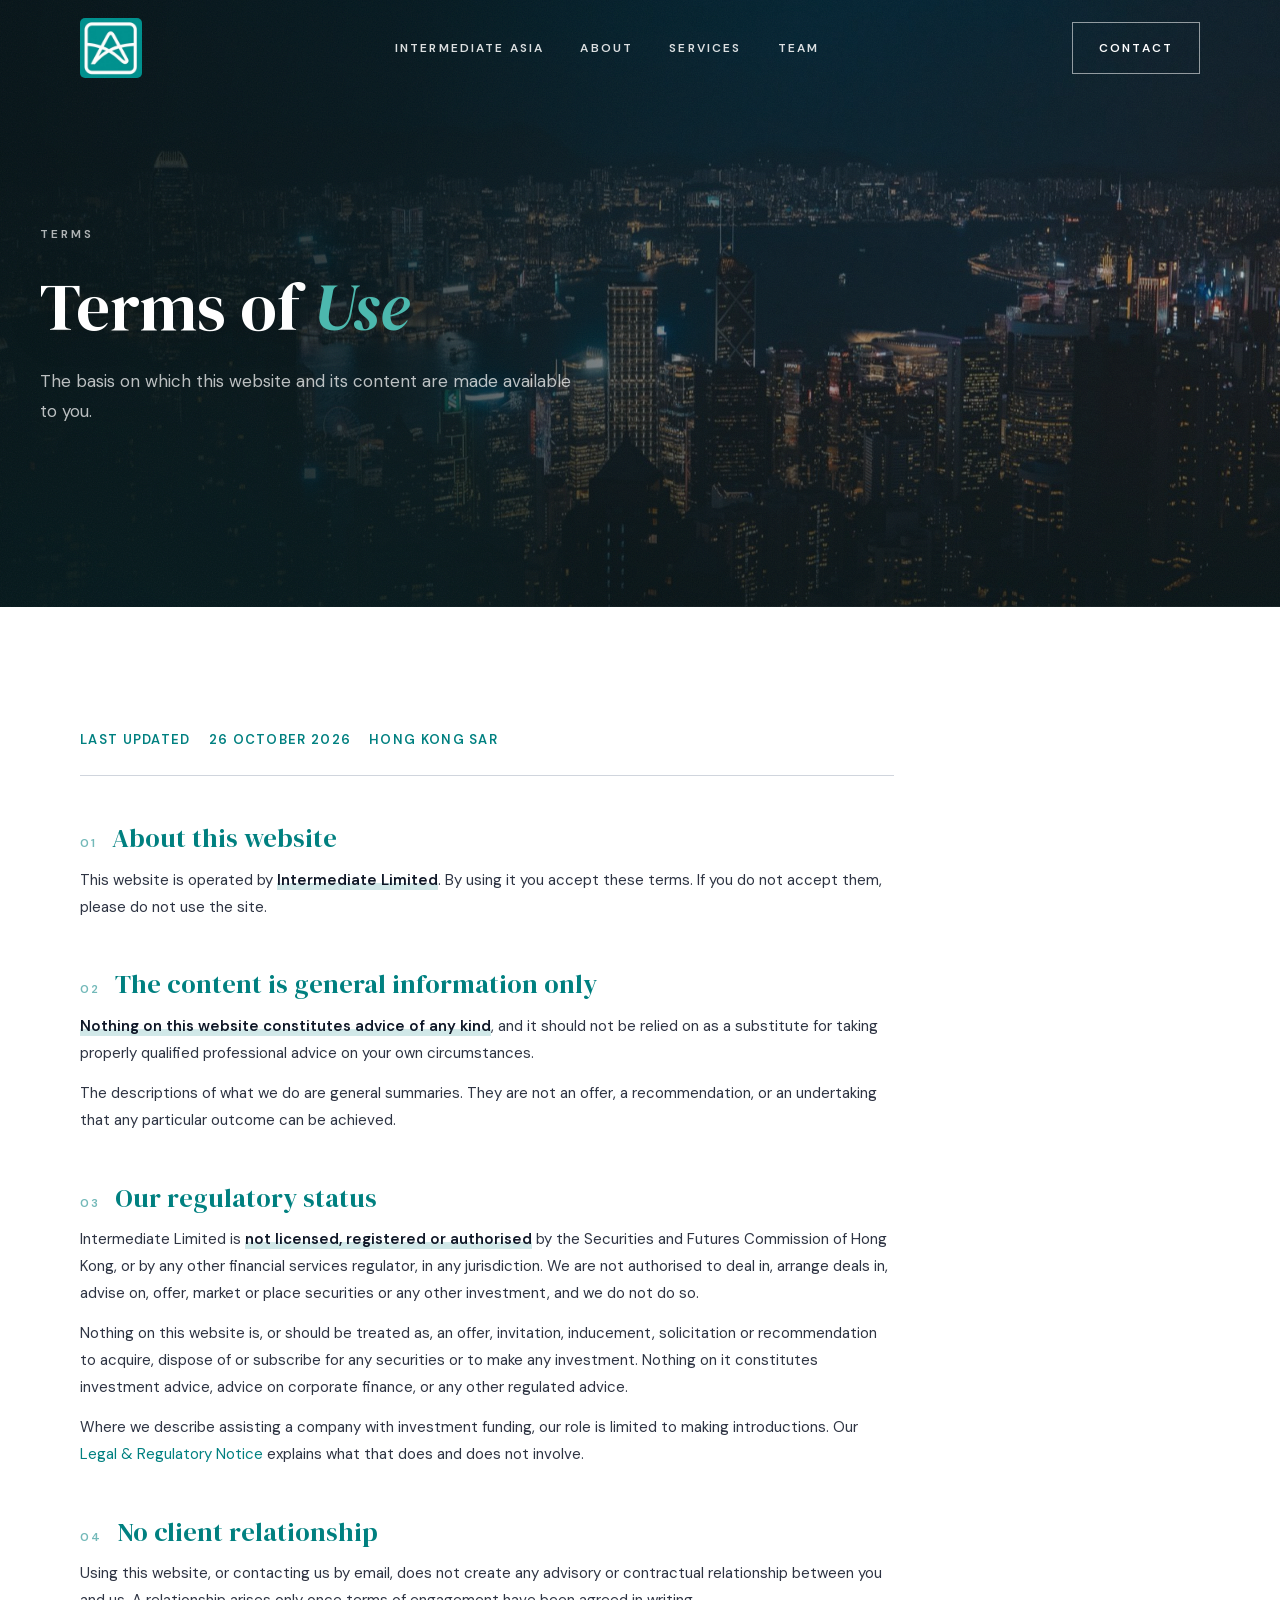
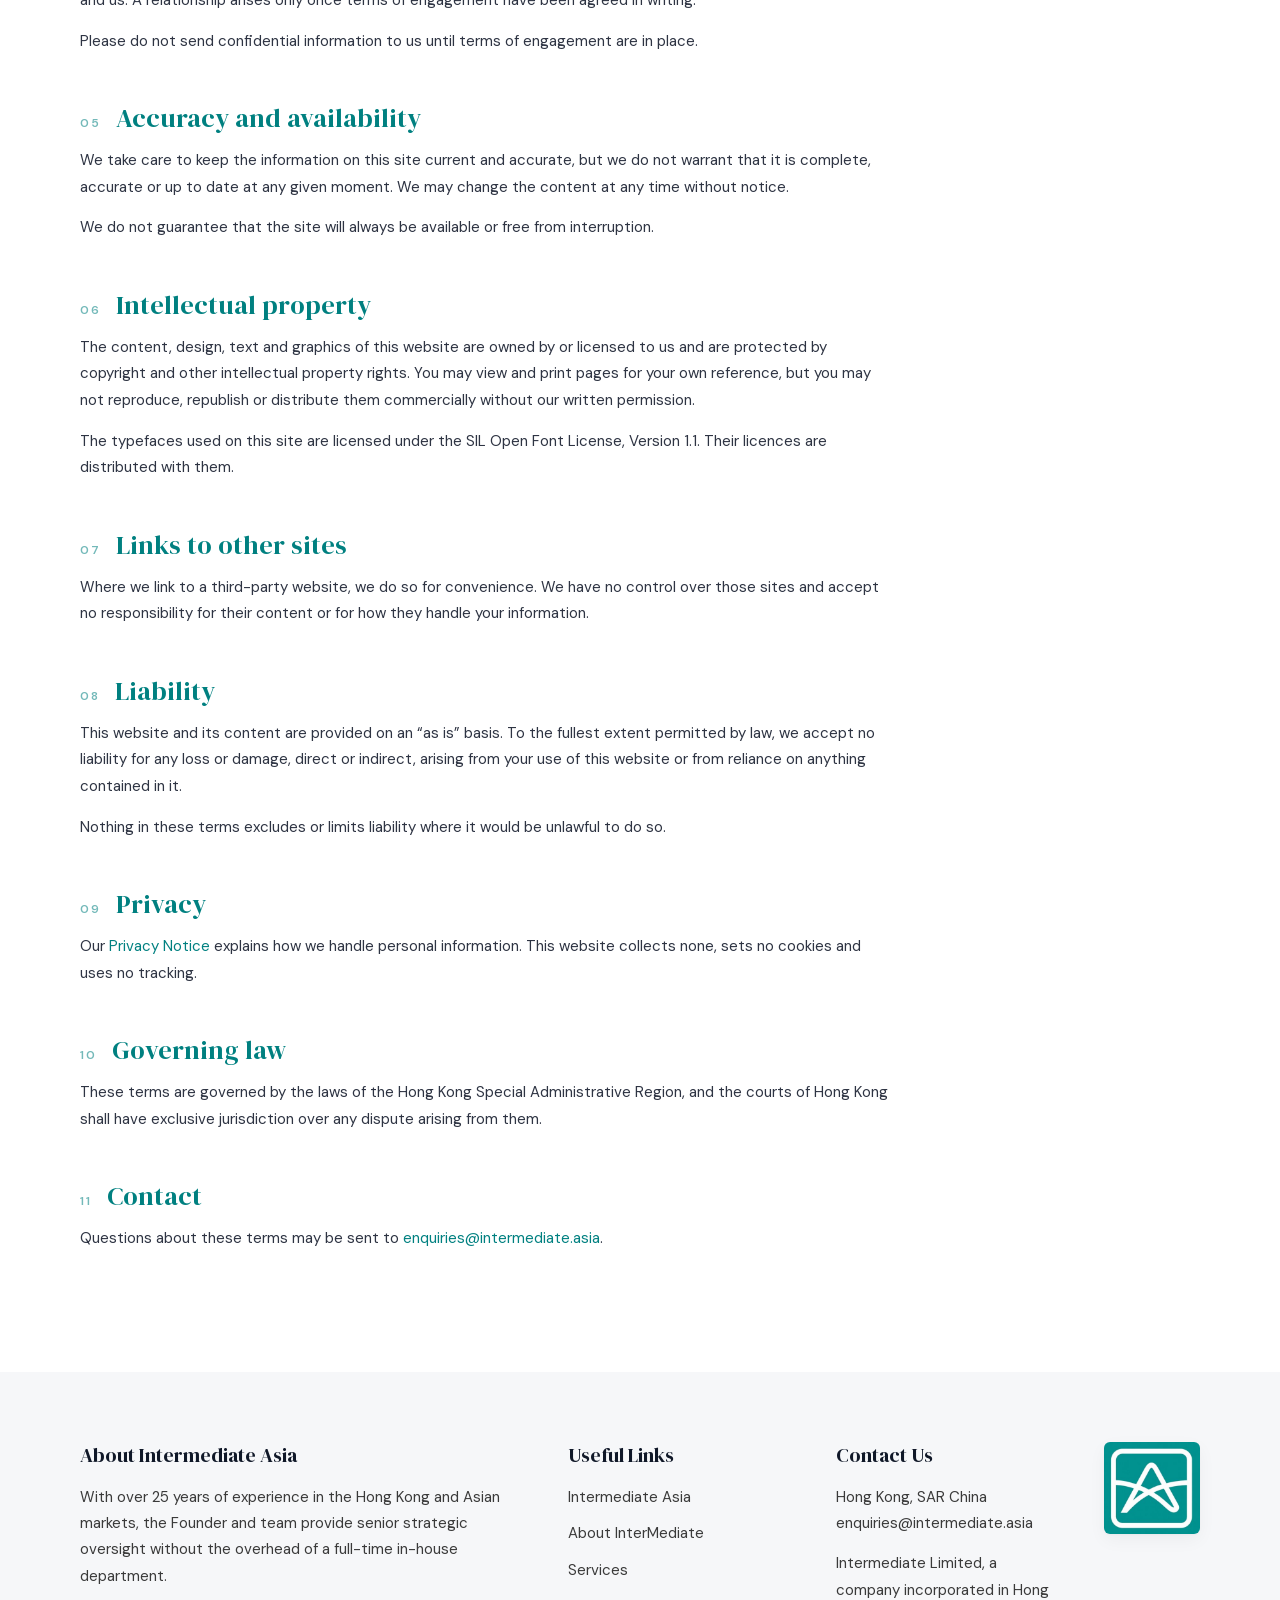
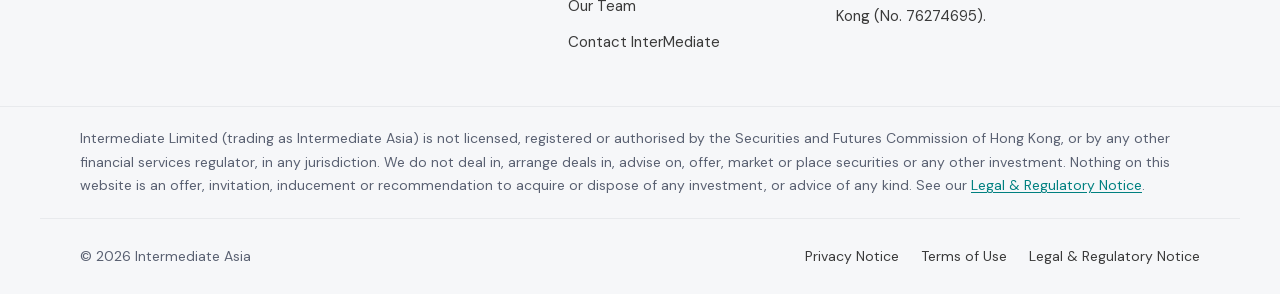
<file: terms.html>
<!DOCTYPE html>
<html lang="en-GB">
<head>
<meta charset="UTF-8">
<meta name="viewport" content="width=device-width, initial-scale=1">
<title>Terms of Use — Intermediate Asia</title>
<meta name="description" content="The terms on which Intermediate Asia makes this website available, including the basis on which its content is provided.">
<link rel="canonical" href="https://intermediate.asia/terms.html">

<link rel="icon" href="/favicon.ico" sizes="any">
<link rel="icon" type="image/png" sizes="32x32" href="assets/icons/favicon-32.png">
<link rel="icon" type="image/png" sizes="16x16" href="assets/icons/favicon-16.png">
<link rel="apple-touch-icon" href="assets/icons/apple-touch-icon.png">
<meta name="theme-color" content="#008080">

<meta property="og:type" content="website">
<meta property="og:site_name" content="Intermediate Asia">
<meta property="og:locale" content="en_GB">
<meta property="og:url" content="https://intermediate.asia/terms.html">
<meta property="og:title" content="Terms of Use — Intermediate Asia">
<meta property="og:description" content="The terms on which Intermediate Asia makes this website available, including the basis on which its content is provided.">
<meta property="og:image" content="https://intermediate.asia/assets/img/og-share.jpg">
<meta property="og:image:width" content="1200">
<meta property="og:image:height" content="630">
<meta property="og:image:alt" content="The Hong Kong skyline at night across Victoria Harbour">

<meta name="twitter:card" content="summary_large_image">
<meta name="twitter:title" content="Terms of Use — Intermediate Asia">
<meta name="twitter:description" content="The terms on which Intermediate Asia makes this website available, including the basis on which its content is provided.">
<meta name="twitter:image" content="https://intermediate.asia/assets/img/og-share.jpg">
<link rel="preload" href="assets/fonts/dm-serif-display-400-latin.woff2" as="font" type="font/woff2" crossorigin>
<link rel="preload" href="assets/fonts/dm-sans-400-latin.woff2" as="font" type="font/woff2" crossorigin>
<link rel="stylesheet" href="assets/css/site.css">
<script>document.documentElement.classList.add("js");</script>
</head>
<body>

<a class="skip-link" href="#main">Skip to content</a>

<header class="site-header site-header--overlay">
  <div class="header-inner">
    <a href="index.html" class="site-logo" aria-label="Intermediate Asia — home">
      <img src="assets/img/logo.jpg" alt="Intermediate Asia logo" width="80" height="80">
    </a>

    <button class="nav-toggle" aria-expanded="false" aria-controls="primary-nav" aria-label="Toggle navigation">
      <span></span><span></span><span></span>
    </button>

    <ul class="primary-nav" id="primary-nav">
      <li><a href="index.html">Intermediate Asia</a></li>
      <li><a href="about.html">About</a></li>
      <li><a href="services.html">Services</a></li>
      <li><a href="team.html">Team</a></li>
    </ul>

    <a href="contact.html" class="btn header-contact-btn">Contact</a>
  </div>
</header>

<main id="main">

  <!-- ─── HERO ──────────────────────────────────────────── -->
  <section class="hero hero--services hero--inner">
    <div class="hero-inner">
      <div class="hero-kicker hero-fade"><span>Terms</span></div>
      <h1 class="hero-fade">Terms of <em>Use</em></h1>
      <p class="hero-lede hero-fade">The basis on which this website and its content are made available to you.</p>
    </div>
  </section>

  <!-- ─── TERMS ─────────────────────────────────────────── -->
  <section class="section bg-white">
    <div class="section-inner">
      <div class="legal-doc reveal">

        <div class="legal-meta">
          <span>Last updated</span> <span>26 October 2026</span>
          <span>Hong Kong SAR</span>
        </div>

        <div class="legal-section">
          <h2>About this website</h2>
          <p>This website is operated by <strong>Intermediate Limited</strong>. By using it you accept these terms. If you do not accept them, please do not use the site.</p>
        </div>

        <div class="legal-section">
          <h2>The content is general information only</h2>
          <p><strong>Nothing on this website constitutes advice of any kind</strong>, and it should not be relied on as a substitute for taking properly qualified professional advice on your own circumstances.</p>
          <p>The descriptions of what we do are general summaries. They are not an offer, a recommendation, or an undertaking that any particular outcome can be achieved.</p>
        </div>

        <div class="legal-section">
          <h2>Our regulatory status</h2>
          <p>Intermediate Limited is <strong>not licensed, registered or authorised</strong> by the Securities and Futures Commission of Hong Kong, or by any other financial services regulator, in any jurisdiction. We are not authorised to deal in, arrange deals in, advise on, offer, market or place securities or any other investment, and we do not do so.</p>
          <p>Nothing on this website is, or should be treated as, an offer, invitation, inducement, solicitation or recommendation to acquire, dispose of or subscribe for any securities or to make any investment. Nothing on it constitutes investment advice, advice on corporate finance, or any other regulated advice.</p>
          <p>Where we describe assisting a company with investment funding, our role is limited to making introductions. Our <a href="legal.html">Legal &amp; Regulatory Notice</a> explains what that does and does not involve.</p>
        </div>

        <div class="legal-section">
          <h2>No client relationship</h2>
          <p>Using this website, or contacting us by email, does not create any advisory or contractual relationship between you and us. A relationship arises only once terms of engagement have been agreed in writing.</p>
          <p>Please do not send confidential information to us until terms of engagement are in place.</p>
        </div>

        <div class="legal-section">
          <h2>Accuracy and availability</h2>
          <p>We take care to keep the information on this site current and accurate, but we do not warrant that it is complete, accurate or up to date at any given moment. We may change the content at any time without notice.</p>
          <p>We do not guarantee that the site will always be available or free from interruption.</p>
        </div>

        <div class="legal-section">
          <h2>Intellectual property</h2>
          <p>The content, design, text and graphics of this website are owned by or licensed to us and are protected by copyright and other intellectual property rights. You may view and print pages for your own reference, but you may not reproduce, republish or distribute them commercially without our written permission.</p>
          <p>The typefaces used on this site are licensed under the SIL Open Font License, Version 1.1. Their licences are distributed with them.</p>
        </div>

        <div class="legal-section">
          <h2>Links to other sites</h2>
          <p>Where we link to a third-party website, we do so for convenience. We have no control over those sites and accept no responsibility for their content or for how they handle your information.</p>
        </div>

        <div class="legal-section">
          <h2>Liability</h2>
          <p>This website and its content are provided on an &ldquo;as is&rdquo; basis. To the fullest extent permitted by law, we accept no liability for any loss or damage, direct or indirect, arising from your use of this website or from reliance on anything contained in it.</p>
          <p>Nothing in these terms excludes or limits liability where it would be unlawful to do so.</p>
        </div>

        <div class="legal-section">
          <h2>Privacy</h2>
          <p>Our <a href="privacy.html">Privacy Notice</a> explains how we handle personal information. This website collects none, sets no cookies and uses no tracking.</p>
        </div>

        <div class="legal-section">
          <h2>Governing law</h2>
          <p>These terms are governed by the laws of the Hong Kong Special Administrative Region, and the courts of Hong Kong shall have exclusive jurisdiction over any dispute arising from them.</p>
        </div>

        <div class="legal-section">
          <h2>Contact</h2>
          <p>Questions about these terms may be sent to <a href="mailto:enquiries@intermediate.asia">enquiries@intermediate.asia</a>.</p>
        </div>


      </div>
    </div>
  </section>

</main>

<footer class="site-footer">
  <div class="footer-main">
    <div class="footer-col">
      <div class="footer-col-title">About Intermediate Asia</div>
      <p>With over 25 years of experience in the Hong Kong and Asian markets, the Founder and team provide senior strategic oversight without the overhead of a full-time in-house department.</p>
    </div>

    <div class="footer-col">
      <div class="footer-col-title">Useful Links</div>
      <ul class="footer-nav">
        <li><a href="index.html">Intermediate Asia</a></li>
        <li><a href="about.html">About InterMediate</a></li>
        <li><a href="services.html">Services</a></li>
        <li><a href="team.html">Our Team</a></li>
        <li><a href="contact.html">Contact InterMediate</a></li>
      </ul>
    </div>

    <div class="footer-col">
      <div class="footer-col-title">Contact Us</div>
      <p>Hong Kong, SAR China<br>
        <a href="mailto:enquiries@intermediate.asia" style="color: var(--color-footer-text);">enquiries@intermediate.asia</a>
      </p>
      <p class="footer-entity">Intermediate Limited, a company incorporated in Hong Kong (No. 76274695).</p>
    </div>

    <div class="footer-col footer-logo-col">
      <img src="assets/img/logo.jpg" alt="Intermediate Asia logo" class="footer-logo" width="96" height="96">
    </div>
  </div>

  <div class="footer-below">
      <p class="footer-reg">Intermediate Limited (trading as Intermediate Asia) is not licensed, registered or authorised by the Securities and Futures Commission of Hong Kong, or by any other financial services regulator, in any jurisdiction. We do not deal in, arrange deals in, advise on, offer, market or place securities or any other investment. Nothing on this website is an offer, invitation, inducement or recommendation to acquire or dispose of any investment, or advice of any kind. See our <a href="legal.html">Legal &amp; Regulatory Notice</a>.</p>
    <div class="footer-below-inner">
      <p>&copy; 2026 Intermediate Asia</p>
      <ul class="footer-legal">
        <li><a href="privacy.html">Privacy Notice</a></li>
        <li><a href="terms.html" aria-current="page">Terms of Use</a></li>
        <li><a href="legal.html">Legal &amp; Regulatory Notice</a></li>
      </ul>
    </div>
  </div>
</footer>

<a href="#" id="scroll-top" aria-label="Scroll to top">
  <svg viewBox="0 0 24 24" fill="none" stroke="currentColor" stroke-width="2.2" stroke-linecap="round" stroke-linejoin="round" aria-hidden="true">
    <path d="M12 19V5"></path><path d="M5 12l7-7 7 7"></path>
  </svg>
</a>

<script src="assets/js/site.js"></script>
</body>
</html>
</file>
<file: assets/css/site.css>
/* ============================================================
   INTERMEDIATE ASIA — SHARED STYLESHEET
   Brand tokens carried over from the existing team page.
   ============================================================ */

/* ════════════════════════════════════════════════════════════
   FONTS — self-hosted
   Served from this origin rather than fonts.gstatic.com, so no
   visitor IP reaches a third party before they have consented
   to anything. Both families are SIL Open Font License 1.1;
   the licences travel with them in assets/fonts/.
   latin-ext only downloads if a character in that range is
   actually used, so the usual cost is the latin subsets alone.
   ════════════════════════════════════════════════════════════ */

/* DM Sans 400 — latin-ext */
@font-face {
  font-family: "DM Sans";
  font-style: normal;
  font-weight: 400;
  font-display: swap;
  src: url("../fonts/dm-sans-400-latin-ext.woff2") format("woff2");
  unicode-range: U+0100-02BA, U+02BD-02C5, U+02C7-02CC, U+02CE-02D7, U+02DD-02FF, U+0304, U+0308, U+0329, U+1D00-1DBF, U+1E00-1E9F, U+1EF2-1EFF, U+2020, U+20A0-20AB, U+20AD-20C0, U+2113, U+2C60-2C7F, U+A720-A7FF;
}

/* DM Sans 400 — latin */
@font-face {
  font-family: "DM Sans";
  font-style: normal;
  font-weight: 400;
  font-display: swap;
  src: url("../fonts/dm-sans-400-latin.woff2") format("woff2");
  unicode-range: U+0000-00FF, U+0131, U+0152-0153, U+02BB-02BC, U+02C6, U+02DA, U+02DC, U+0304, U+0308, U+0329, U+2000-206F, U+20AC, U+2122, U+2191, U+2193, U+2212, U+2215, U+FEFF, U+FFFD;
}

/* DM Sans 500 — latin-ext */
@font-face {
  font-family: "DM Sans";
  font-style: normal;
  font-weight: 500;
  font-display: swap;
  src: url("../fonts/dm-sans-500-latin-ext.woff2") format("woff2");
  unicode-range: U+0100-02BA, U+02BD-02C5, U+02C7-02CC, U+02CE-02D7, U+02DD-02FF, U+0304, U+0308, U+0329, U+1D00-1DBF, U+1E00-1E9F, U+1EF2-1EFF, U+2020, U+20A0-20AB, U+20AD-20C0, U+2113, U+2C60-2C7F, U+A720-A7FF;
}

/* DM Sans 500 — latin */
@font-face {
  font-family: "DM Sans";
  font-style: normal;
  font-weight: 500;
  font-display: swap;
  src: url("../fonts/dm-sans-500-latin.woff2") format("woff2");
  unicode-range: U+0000-00FF, U+0131, U+0152-0153, U+02BB-02BC, U+02C6, U+02DA, U+02DC, U+0304, U+0308, U+0329, U+2000-206F, U+20AC, U+2122, U+2191, U+2193, U+2212, U+2215, U+FEFF, U+FFFD;
}

/* DM Sans 600 — latin-ext */
@font-face {
  font-family: "DM Sans";
  font-style: normal;
  font-weight: 600;
  font-display: swap;
  src: url("../fonts/dm-sans-600-latin-ext.woff2") format("woff2");
  unicode-range: U+0100-02BA, U+02BD-02C5, U+02C7-02CC, U+02CE-02D7, U+02DD-02FF, U+0304, U+0308, U+0329, U+1D00-1DBF, U+1E00-1E9F, U+1EF2-1EFF, U+2020, U+20A0-20AB, U+20AD-20C0, U+2113, U+2C60-2C7F, U+A720-A7FF;
}

/* DM Sans 600 — latin */
@font-face {
  font-family: "DM Sans";
  font-style: normal;
  font-weight: 600;
  font-display: swap;
  src: url("../fonts/dm-sans-600-latin.woff2") format("woff2");
  unicode-range: U+0000-00FF, U+0131, U+0152-0153, U+02BB-02BC, U+02C6, U+02DA, U+02DC, U+0304, U+0308, U+0329, U+2000-206F, U+20AC, U+2122, U+2191, U+2193, U+2212, U+2215, U+FEFF, U+FFFD;
}

/* DM Sans 700 — latin-ext */
@font-face {
  font-family: "DM Sans";
  font-style: normal;
  font-weight: 700;
  font-display: swap;
  src: url("../fonts/dm-sans-700-latin-ext.woff2") format("woff2");
  unicode-range: U+0100-02BA, U+02BD-02C5, U+02C7-02CC, U+02CE-02D7, U+02DD-02FF, U+0304, U+0308, U+0329, U+1D00-1DBF, U+1E00-1E9F, U+1EF2-1EFF, U+2020, U+20A0-20AB, U+20AD-20C0, U+2113, U+2C60-2C7F, U+A720-A7FF;
}

/* DM Sans 700 — latin */
@font-face {
  font-family: "DM Sans";
  font-style: normal;
  font-weight: 700;
  font-display: swap;
  src: url("../fonts/dm-sans-700-latin.woff2") format("woff2");
  unicode-range: U+0000-00FF, U+0131, U+0152-0153, U+02BB-02BC, U+02C6, U+02DA, U+02DC, U+0304, U+0308, U+0329, U+2000-206F, U+20AC, U+2122, U+2191, U+2193, U+2212, U+2215, U+FEFF, U+FFFD;
}

/* DM Serif Display 400 italic — latin-ext */
@font-face {
  font-family: "DM Serif Display";
  font-style: italic;
  font-weight: 400;
  font-display: swap;
  src: url("../fonts/dm-serif-display-400-italic-latin-ext.woff2") format("woff2");
  unicode-range: U+0100-02BA, U+02BD-02C5, U+02C7-02CC, U+02CE-02D7, U+02DD-02FF, U+0304, U+0308, U+0329, U+1D00-1DBF, U+1E00-1E9F, U+1EF2-1EFF, U+2020, U+20A0-20AB, U+20AD-20C0, U+2113, U+2C60-2C7F, U+A720-A7FF;
}

/* DM Serif Display 400 italic — latin */
@font-face {
  font-family: "DM Serif Display";
  font-style: italic;
  font-weight: 400;
  font-display: swap;
  src: url("../fonts/dm-serif-display-400-italic-latin.woff2") format("woff2");
  unicode-range: U+0000-00FF, U+0131, U+0152-0153, U+02BB-02BC, U+02C6, U+02DA, U+02DC, U+0304, U+0308, U+0329, U+2000-206F, U+20AC, U+2122, U+2191, U+2193, U+2212, U+2215, U+FEFF, U+FFFD;
}

/* DM Serif Display 400 — latin-ext */
@font-face {
  font-family: "DM Serif Display";
  font-style: normal;
  font-weight: 400;
  font-display: swap;
  src: url("../fonts/dm-serif-display-400-latin-ext.woff2") format("woff2");
  unicode-range: U+0100-02BA, U+02BD-02C5, U+02C7-02CC, U+02CE-02D7, U+02DD-02FF, U+0304, U+0308, U+0329, U+1D00-1DBF, U+1E00-1E9F, U+1EF2-1EFF, U+2020, U+20A0-20AB, U+20AD-20C0, U+2113, U+2C60-2C7F, U+A720-A7FF;
}

/* DM Serif Display 400 — latin */
@font-face {
  font-family: "DM Serif Display";
  font-style: normal;
  font-weight: 400;
  font-display: swap;
  src: url("../fonts/dm-serif-display-400-latin.woff2") format("woff2");
  unicode-range: U+0000-00FF, U+0131, U+0152-0153, U+02BB-02BC, U+02C6, U+02DA, U+02DC, U+0304, U+0308, U+0329, U+2000-206F, U+20AC, U+2122, U+2191, U+2193, U+2212, U+2215, U+FEFF, U+FFFD;
}

/* ─────────────────────────────────────────────────────────── */


:root {
  /* Brand */
  --color-primary:        #008080;
  --color-primary-hover:  #006666;
  --color-primary-soft:   rgba(0, 128, 128, 0.08);
  --color-primary-line:   rgba(0, 128, 128, 0.18);
  /* Lighter teal for accents on dark photography — #008080 goes muddy there. */
  --color-primary-light:  #4cb8ae;

  /* Neutrals */
  --color-dark:           #101828;
  --color-text:           #272626;
  --color-body:           #2e3443;
  --color-muted:          #5a6172;
  --color-bg-light:       #f6f7f9;
  --color-white:          #ffffff;
  --color-border:         #e8eaed;
  --color-card-border:    #d0d5dd;
  --color-footer-text:    #3a3a3a;

  /* Type */
  --font-heading: 'DM Serif Display', Georgia, serif;
  --font-body:    'DM Sans', -apple-system, BlinkMacSystemFont, sans-serif;

  /* Layout */
  --max-width:      1200px;
  --section-pad-v:  120px;
  --section-pad-h:  40px;

  /* Elevation — layered, colour-tinted */
  --shadow-sm: 0 1px 2px rgba(16, 24, 40, 0.03),
               0 6px 18px rgba(16, 24, 40, 0.045);
  --shadow-md: 0 2px 6px rgba(16, 24, 40, 0.04),
               0 16px 40px rgba(16, 24, 40, 0.065);
  --shadow-lg: 0 4px 14px rgba(16, 24, 40, 0.05),
               0 28px 64px rgba(16, 24, 40, 0.09);
  --shadow-teal: 0 2px 8px rgba(0, 128, 128, 0.14),
                 0 14px 32px rgba(0, 128, 128, 0.16);

  /* Motion */
  --ease-out:    cubic-bezier(0.22, 1, 0.36, 1);
  --ease-soft:   cubic-bezier(0.40, 0, 0.20, 1);
  --ease-spring: cubic-bezier(0.34, 1.28, 0.64, 1);

  /* Fine grain, keeps large flat areas from banding */
  --grain: url("data:image/svg+xml,%3Csvg xmlns=%27http://www.w3.org/2000/svg%27 width=%27180%27 height=%27180%27%3E%3Cfilter id=%27n%27%3E%3CfeTurbulence type=%27fractalNoise%27 baseFrequency=%270.8%27 numOctaves=%274%27 stitchTiles=%27stitch%27/%3E%3C/filter%3E%3Crect width=%27100%25%27 height=%27100%25%27 filter=%27url(%23n)%27 opacity=%270.055%27/%3E%3C/svg%3E");
}

*, *::before, *::after { box-sizing: border-box; margin: 0; padding: 0; }

html { font-size: 100%; scroll-behavior: smooth; }

body {
  font-family: var(--font-body);
  font-weight: 400;
  font-size: 1rem;
  line-height: 1.65em;
  color: var(--color-text);
  background-color: var(--color-white);
  /* clip, not hidden: hidden would make body a scroll container and
     break position:sticky for every descendant. */
  overflow-x: clip;
  -webkit-font-smoothing: antialiased;
}

/* Measured from the live site: DM Serif Display 400, line-height 1.1,
   letter-spacing normal. */
h1, h2, h3, h4, h5, h6 {
  font-family: var(--font-heading);
  font-weight: 400;
  line-height: 1.1;
  letter-spacing: normal;
}

a { color: var(--color-primary); text-decoration: none; }
a:hover, a:focus { color: var(--color-text); }

img { max-width: 100%; height: auto; display: block; }

::selection { background: var(--color-primary); color: #fff; }

:focus-visible {
  outline: 2px solid var(--color-primary);
  outline-offset: 3px;
  border-radius: 3px;
}

.skip-link {
  position: absolute;
  left: -9999px;
  top: 12px;
  background: var(--color-primary);
  color: #fff;
  padding: 12px 20px;
  border-radius: 5px;
  z-index: 999;
}
.skip-link:focus { left: 20px; color: #fff; }

/* ─── HEADER ──────────────────────────────────────────────── */
/* Every page uses the --overlay variant: the bar floats over the hero so
   the photograph runs edge to edge from the top of the viewport, then
   resolves to frosted white once the page scrolls. The plain .site-header
   below is the solid-bar fallback for any page without a hero image. */
.site-header {
  position: sticky;
  top: 0;
  z-index: 100;
  background: var(--color-white);
  border-bottom: 1px solid transparent;
  transition: background-color 0.5s var(--ease-soft),
              box-shadow 0.5s var(--ease-soft),
              border-color 0.5s var(--ease-soft);
}

.site-header--overlay {
  position: fixed;
  top: 0; left: 0; right: 0;
  background: transparent;
}

.site-header.is-stuck {
  background: rgba(255, 255, 255, 0.88);
  -webkit-backdrop-filter: saturate(1.6) blur(16px);
  backdrop-filter: saturate(1.6) blur(16px);
  border-bottom-color: rgba(16, 24, 40, 0.07);
  box-shadow: 0 8px 30px rgba(16, 24, 40, 0.06);
}

.header-inner {
  display: flex;
  align-items: center;
  justify-content: space-between;
  max-width: var(--max-width);
  margin: 0 auto;
  padding: 18px var(--section-pad-h);
  gap: 20px;
  transition: padding 0.5s var(--ease-soft);
}
.site-header.is-stuck .header-inner { padding-top: 11px; padding-bottom: 11px; }

.site-logo img {
  width: 62px;
  height: auto;
  display: block;
  border-radius: 5px;
  transition: width 0.5s var(--ease-soft), transform 0.5s var(--ease-spring);
}
.site-header.is-stuck .site-logo img { width: 50px; }
.site-logo:hover img { transform: translateY(-1px) scale(1.03); }

.primary-nav {
  display: flex;
  align-items: center;
  gap: 2px;
  list-style: none;
  flex: 1;
  justify-content: center;
}

/* Uppercase, wide-tracked, small — the label set is short so it reads as
   one clean line rather than a sentence. */
.primary-nav a {
  position: relative;
  color: var(--color-text);
  font-family: var(--font-body);
  font-size: 0.75rem;
  font-weight: 600;
  letter-spacing: 0.18em;
  text-transform: uppercase;
  padding: 10px 17px;
  display: block;
  text-decoration: none;
  transition: color 0.35s var(--ease-soft);
}

.site-header--overlay .primary-nav a { color: rgba(255, 255, 255, 0.86); }
.site-header--overlay.is-stuck .primary-nav a { color: var(--color-text); }

.primary-nav a::after {
  content: '';
  position: absolute;
  left: 17px; right: 17px; bottom: 3px;
  height: 1px;
  background: currentColor;
  transform: scaleX(0);
  transform-origin: center;
  transition: transform 0.45s var(--ease-out);
}

.primary-nav a:hover,
.primary-nav a:focus-visible,
.primary-nav a.active { color: var(--color-primary); }
.site-header--overlay:not(.is-stuck) .primary-nav a:hover,
.site-header--overlay:not(.is-stuck) .primary-nav a:focus-visible,
.site-header--overlay:not(.is-stuck) .primary-nav a.active { color: #ffffff; }

.primary-nav a:hover::after,
.primary-nav a:focus-visible::after,
.primary-nav a.active::after { transform: scaleX(1); }

/* Hairline outline, square corners to echo the square-edged hero.
   Doubled class beats the later .btn block on cascade order. */
.btn.header-contact-btn {
  position: relative;
  overflow: hidden;
  isolation: isolate;
  padding: 12px 26px;
  font-size: 0.75rem;
  letter-spacing: 0.18em;
  border: 1px solid var(--color-primary);
  border-radius: 0;
  background-color: transparent;
  background-image: none;
  color: var(--color-primary) !important;
  transition: color 0.4s var(--ease-soft), border-color 0.4s var(--ease-soft);
}

/* Fill rises from the bottom edge on hover. */
.btn.header-contact-btn::before {
  content: '';
  position: absolute;
  inset: 0;
  z-index: -1;
  background: var(--color-primary);
  transform: translateY(100%);
  transition: transform 0.5s var(--ease-out);
}
.btn.header-contact-btn:hover::before,
.btn.header-contact-btn:focus-visible::before { transform: translateY(0); }

.btn.header-contact-btn:hover,
.btn.header-contact-btn:focus-visible {
  color: #ffffff !important;
  transform: none;
  box-shadow: none;
}

/* Over the dark hero the outline reads white, and inverts on fill. */
.site-header--overlay:not(.is-stuck) .btn.header-contact-btn {
  border-color: rgba(255, 255, 255, 0.55);
  color: #ffffff !important;
}
.site-header--overlay:not(.is-stuck) .btn.header-contact-btn::before { background: #ffffff; }
.site-header--overlay:not(.is-stuck) .btn.header-contact-btn:hover,
.site-header--overlay:not(.is-stuck) .btn.header-contact-btn:focus-visible {
  border-color: #ffffff;
  color: var(--color-primary) !important;
}

.nav-toggle {
  display: none;
  background: none;
  border: 0;
  cursor: pointer;
  padding: 10px;
  width: 44px;
  height: 44px;
}
.nav-toggle span {
  display: block;
  width: 22px;
  height: 1.5px;
  background: var(--color-text);
  margin: 5px 0;
  transition: transform 0.45s var(--ease-out), opacity 0.3s var(--ease-soft), background-color 0.4s var(--ease-soft);
}
.site-header--overlay:not(.is-stuck) .nav-toggle span { background: #fff; }
.nav-toggle[aria-expanded="true"] span:nth-child(1) { transform: translateY(6.5px) rotate(45deg); }
.nav-toggle[aria-expanded="true"] span:nth-child(2) { opacity: 0; }
.nav-toggle[aria-expanded="true"] span:nth-child(3) { transform: translateY(-6.5px) rotate(-45deg); }

/* ─── BUTTONS ─────────────────────────────────────────────── */
.btn {
  display: inline-flex;
  align-items: center;
  justify-content: center;
  gap: 10px;
  font-family: var(--font-body);
  font-weight: 600;
  font-size: 1rem;
  text-transform: uppercase;
  letter-spacing: 0.03em;
  padding: 17px 34px;
  border-radius: 5px;
  border: 2px solid var(--color-primary);
  background-color: var(--color-primary);
  background-image: linear-gradient(115deg,
    var(--color-primary) 0%, var(--color-primary) 50%,
    var(--color-text) 50%, var(--color-text) 100%);
  background-size: 230% 100%;
  background-position: 0% 0;
  color: #ffffff !important;
  text-decoration: none;
  white-space: nowrap;
  cursor: pointer;
  transition: background-position 0.62s var(--ease-out),
              border-color 0.45s var(--ease-soft),
              transform 0.45s var(--ease-spring),
              box-shadow 0.45s var(--ease-soft);
}
.btn:hover, .btn:focus-visible {
  background-position: -100% 0;
  border-color: var(--color-text);
  color: #ffffff !important;
  transform: translateY(-2px);
  box-shadow: var(--shadow-md);
}
.btn:active { transform: translateY(0); box-shadow: var(--shadow-sm); }

.btn--light {
  background-color: #ffffff;
  background-image: none;
  border-color: #ffffff;
  color: var(--color-primary) !important;
}
.btn--light:hover, .btn--light:focus-visible {
  background-color: transparent;
  border-color: #ffffff;
  color: #ffffff !important;
}

/* ─── HERO ────────────────────────────────────────────────── */
/* Full-bleed, square-edged. Legibility comes from a directional scrim
   anchored to the text side, so the skyline stays vivid on the right
   instead of sitting under a flat grey wash. */
.hero {
  position: relative;
  padding: 240px var(--section-pad-h) 200px;
  overflow: hidden;
  isolation: isolate;
}

.hero::before {
  content: '';
  position: absolute;
  inset: 0;
  background-size: cover;
  background-repeat: no-repeat;
  background-position: 50% 60%;
  transform: scale(1.08);
  z-index: -2;
  animation: heroDrift 2.6s var(--ease-out) forwards;
}

@keyframes heroDrift {
  to { transform: scale(1); }
}

/* Layered: grain → directional scrim → teal glow → base vignette */
.hero::after {
  content: '';
  position: absolute;
  inset: 0;
  z-index: -1;
  background-image:
    var(--grain),
    linear-gradient(101deg,
      rgba(4, 18, 22, 0.93) 0%,
      rgba(4, 18, 22, 0.80) 30%,
      rgba(4, 18, 22, 0.40) 58%,
      rgba(4, 18, 22, 0.22) 100%),
    radial-gradient(75% 130% at 0% 105%, rgba(0, 128, 128, 0.48) 0%, transparent 62%),
    linear-gradient(to top, rgba(4, 18, 22, 0.62) 0%, rgba(4, 18, 22, 0) 34%);
  background-size: 180px 180px, cover, cover, cover;
}

.hero--home::before { background-image: url('../img/hero-hongkong.jpg'); background-position: 50% 66%; }
.hero--about::before   { background-image: url('../img/hk-harbour.jpg'); }
.hero--services::before{ background-image: url('../img/hk-peak.jpg'); }
.hero--contact::before { background-image: url('../img/hk-night.jpg'); }
.hero--team::before    { background-image: url('../img/hk-harbour.jpg'); }

.hero-inner {
  max-width: var(--max-width);
  margin: 0 auto;
  position: relative;
}

/* Kicker: a teal rule that draws itself, then the label fades in. */
/* Plain tracked label — no leading rule. */
.hero-kicker { margin-bottom: 26px; }
.hero-kicker span {
  font-family: var(--font-body);
  font-size: 0.75rem;
  font-weight: 600;
  letter-spacing: 0.24em;
  text-transform: uppercase;
  color: rgba(255, 255, 255, 0.68);
}

.hero h1 {
  color: #ffffff;
  font-size: clamp(2.15rem, 5.4vw, 4.125rem);
  line-height: 1.06;
  margin-bottom: 0;
  max-width: 900px;
  text-shadow: 0 2px 44px rgba(0, 0, 0, 0.32);
}

/* The emphasised phrase — italic serif in the lighter brand teal, so the
   headline reads as typography rather than a flat block of white. */
.hero h1 em {
  font-style: italic;
  color: var(--color-primary-light);
}

.hero-lede {
  font-family: var(--font-body);
  font-size: 1.0625rem;
  line-height: 1.75;
  color: rgba(255, 255, 255, 0.72);
  max-width: 540px;
  margin-top: 26px;
}

/* Inner-page hero: same system, shorter. */
.hero--inner {
  padding: 220px var(--section-pad-h) 180px;
}
.hero--inner h1 { max-width: none; }
.hero--inner .hero-lede { margin-top: 24px; }

/* Staggered entrance */
.hero-fade {
  opacity: 0;
  transform: translateY(26px);
  animation: heroFade 1.1s var(--ease-out) forwards;
}
.hero-fade:nth-child(1) { animation-delay: 0.15s; }
.hero-fade:nth-child(2) { animation-delay: 0.30s; }
.hero-fade:nth-child(3) { animation-delay: 0.45s; }
.hero-fade:nth-child(4) { animation-delay: 0.60s; }

@keyframes heroFade {
  to { opacity: 1; transform: translateY(0); }
}

/* ─── SECTION SHELL ───────────────────────────────────────── */
.section { width: 100%; position: relative; }
.section-inner {
  max-width: var(--max-width);
  margin: 0 auto;
  padding: var(--section-pad-v) var(--section-pad-h);
}

.bg-light { background-color: var(--color-bg-light); }
.bg-white { background-color: var(--color-white); }

.section-intro {
  display: grid;
  grid-template-columns: minmax(0, 1.15fr) minmax(0, 1fr);
  gap: 24px 64px;
  align-items: end;
  margin-bottom: 56px;
  padding-bottom: 26px;
  border-bottom: 1px solid var(--color-card-border);
}

/* Deliberate pauses keep the centred treatment. */
.section-intro--center {
  display: block;
  text-align: center;
  border-bottom: 0;
  padding-bottom: 0;
  margin-bottom: 45px;
}

.eyebrow {
  display: inline-block;
  font-family: var(--font-body);
  font-size: 0.8125rem;
  font-weight: 600;
  letter-spacing: 0.16em;
  text-transform: uppercase;
  color: var(--color-primary);
  margin-bottom: 14px;
}

.section-intro h2 {
  font-size: clamp(1.75rem, 3.6vw, 2.625rem);
  color: var(--color-primary);
  margin-bottom: 0;
  text-wrap: balance;
}
.section-intro--center h2 { margin-bottom: 16px; }

.section-intro p {
  font-size: 1rem;
  color: var(--color-body);
  line-height: 1.75;
  max-width: 46ch;
  margin: 0;
  padding-bottom: 4px;
}
.section-intro--center p { max-width: 62ch; margin: 16px auto 0; }

.rule {
  width: 48px;
  height: 3px;
  background-color: var(--color-primary);
  border-radius: 2px;
}

/* ─── PLAIN TEXT COLUMNS (4-up, no card) ──────────────────
   Reference: 255px columns, 60px gutters, centred, transparent. */
.col-grid {
  display: grid;
  grid-template-columns: repeat(4, 1fr);
  gap: 60px;
  text-align: center;
}

.col-item h3 {
  font-size: 1.625rem;
  color: var(--color-primary);
  margin-bottom: 14px;
}
.col-item p {
  font-size: 1rem;
  line-height: 1.65;
  color: var(--color-body);
}

/* ─── FEATURE COLUMNS (image on top, 3-up) ────────────────── */
.feature-grid {
  display: grid;
  grid-template-columns: repeat(3, 1fr);
  gap: 48px;
}


.feature-item h3 {
  font-size: 1.625rem;
  color: var(--color-primary);
  margin-bottom: 10px;
}
.feature-subtitle {
  display: block;
  font-family: var(--font-body);
  font-size: 0.9375rem;
  font-weight: 700;
  color: var(--color-dark);
  margin-bottom: 14px;
}
.feature-item p {
  font-size: 0.9375rem;
  line-height: 1.7;
  color: var(--color-body);
}

/* ─── INSET PANELS (dark image panel / solid teal band) ───── */
.inset-panel {
  max-width: var(--max-width);
  margin: 0 auto;
  border-radius: 10px;
  padding: 60px 80px;
  text-align: center;
  position: relative;
  overflow: hidden;
  isolation: isolate;
}

.inset-panel--image { background-color: var(--color-dark); }
.inset-panel--image::before {
  content: '';
  position: absolute; inset: 0; z-index: -2;
  background-image: url('../img/hk-peak.jpg');
  background-size: cover;
  background-position: 50% 55%;
}
.inset-panel--image::after {
  content: '';
  position: absolute; inset: 0; z-index: -1;
  background: rgba(16, 24, 40, 0.74);
}

.inset-panel--teal { background-color: var(--color-primary); }

.inset-panel h2 {
  font-size: clamp(1.6rem, 3.2vw, 2.25rem);
  color: #ffffff;
  margin-bottom: 26px;
}
.inset-panel .eyebrow { color: rgba(255, 255, 255, 0.78); }

/* ─── OUTLINE BUTTON (Active Mandates) ────────────────────── */
.btn--outline {
  background-color: transparent;
  background-image: linear-gradient(115deg,
    rgba(0,0,0,0) 0%, rgba(0,0,0,0) 50%,
    var(--color-dark) 50%, var(--color-dark) 100%);
  background-size: 230% 100%;
  background-position: 0% 0;
  border-color: var(--color-dark);
  color: var(--color-dark) !important;
}
.btn--outline:hover, .btn--outline:focus-visible {
  background-position: -100% 0;
  border-color: var(--color-dark);
  color: #ffffff !important;
}

.card-icon {
  width: 54px;
  height: 54px;
  margin: 0 auto 20px;
  display: grid;
  place-items: center;
  border-radius: 12px;
  background: var(--color-primary-soft);
  color: var(--color-primary);
  transition: transform 0.45s var(--ease-spring), background-color 0.4s var(--ease-out);
}
.card-icon svg { width: 26px; height: 26px; }

/* ─── SPLIT / FEATURE BLOCK ───────────────────────────────── */
.split {
  display: grid;
  grid-template-columns: 1fr 1fr;
  gap: 72px;
  align-items: center;
}
.split--top { align-items: start; }
.split--reverse .split-media { order: 2; }
.split--reverse .split-body  { order: 1; }

.split-media {
  position: relative;
  border-radius: 6px;
  overflow: hidden;
  aspect-ratio: 4 / 3;
  isolation: isolate;
}
.split-media img {
  width: 100%; height: 100%;
  object-fit: cover;
  transform: scale(1.02);
  transition: transform 0.9s var(--ease-out);
}
.split-media:hover img { transform: scale(1.06); }

.split-body h2 {
  font-size: clamp(1.6rem, 3.2vw, 2.625rem);
  color: var(--color-primary);
  margin-bottom: 18px;
}
.split-body h3 {
  font-size: 1.625rem;
  color: var(--color-dark);
  margin-bottom: 10px;
}
.split-body p {
  font-size: 1rem;
  line-height: 1.75;
  color: var(--color-body);
}
.split-body .stack > * + * { margin-top: 14px; }

/* ─── ALTERNATING SERVICE ROWS (services page) ────────────── */
.svc-row {
  display: grid;
  grid-template-columns: 88px minmax(210px, 0.9fr) 1.5fr;
  gap: 48px;
  align-items: start;
  padding: 52px 0;
  margin-bottom: 0;
  border-top: 1px solid var(--color-border);
  transition: border-color 0.5s var(--ease-soft);
}
.svc-row:last-child { border-bottom: 1px solid var(--color-border); }
.svc-row:hover { border-top-color: var(--color-primary-line); }

.svc-num {
  display: block;
  font-family: var(--font-heading);
  font-size: 2.25rem;
  line-height: 1;
  color: var(--color-primary);
  opacity: 0.32;
  transition: opacity 0.5s var(--ease-soft), transform 0.6s var(--ease-out);
}
.svc-row:hover .svc-num { opacity: 1; transform: translateX(4px); }
.svc-row h3 {
  font-size: 1.75rem;
  color: var(--color-primary);
  margin-bottom: 0;
}
.svc-row p {
  font-size: 0.9375rem;
  line-height: 1.7;
  color: var(--color-body);
}

/* ─── CENTRED PROSE COLUMN (about intro) ──────────────────── */
.prose-center {
  max-width: 840px;
  margin: 0 auto;
  text-align: center;
}
.prose-center p {
  font-size: 1rem;
  line-height: 1.7;
  color: var(--color-body);
}
.prose-center p + p { margin-top: 22px; }

/* ─── SECTOR CARDS (image-led) ────────────────────────────── */
.grid-3 {
  display: grid;
  grid-template-columns: repeat(3, 1fr);
  gap: 24px;
}

/* ─── VALUES LIST (about) ─────────────────────────────────── */
.values-list { list-style: none; display: flex; flex-direction: column; gap: 20px; }
.values-list li {
  position: relative;
  padding-left: 40px;
  font-size: 1rem;
  line-height: 1.75;
  color: var(--color-body);
}
.values-list li strong { color: var(--color-dark); font-weight: 600; }
.values-list li::before {
  content: '';
  position: absolute;
  left: 0; top: 9px;
  width: 22px; height: 22px;
  border-radius: 50%;
  background: var(--color-primary-soft);
  border: 2px solid var(--color-primary);
}
.values-list li::after {
  content: '';
  position: absolute;
  left: 7px; top: 15px;
  width: 8px; height: 4px;
  border-left: 2px solid var(--color-primary);
  border-bottom: 2px solid var(--color-primary);
  transform: rotate(-45deg);
}

.panel {
  background: var(--color-white);
  border: 1px solid var(--color-border);
  border-left: 3px solid var(--color-primary);
  border-radius: 12px;
  padding: 36px 34px;
  box-shadow: var(--shadow-sm);
}
.panel h3 {
  font-size: 1.5rem;
  color: var(--color-primary);
  margin-bottom: 14px;
}
.panel p { font-size: 1rem; line-height: 1.78; color: var(--color-body); }
.cta-actions {
  display: flex;
  flex-wrap: wrap;
  gap: 18px;
  justify-content: center;
  align-items: center;
}
.cta-email {
  display: flex;
  flex-direction: column;
  align-items: center;
  gap: 6px;
  margin-top: 30px;
}
.cta-email span {
  font-size: 0.8125rem;
  font-weight: 600;
  letter-spacing: 0.14em;
  text-transform: uppercase;
  color: rgba(255, 255, 255, 0.6);
}
.cta-email a {
  font-family: var(--font-heading);
  font-size: 1.5rem;
  color: #ffffff;
  position: relative;
  transition: color 0.3s var(--ease-out);
}
.cta-email a::after {
  content: '';
  position: absolute;
  left: 0; right: 0; bottom: -4px;
  height: 1px;
  background: currentColor;
  transform: scaleX(0);
  transform-origin: left center;
  transition: transform 0.4s var(--ease-out);
}
.cta-email a:hover { color: #fff; }
.cta-email a:hover::after, .cta-email a:focus-visible::after { transform: scaleX(1); }

/* ─── CONTACT ─────────────────────────────────────────────── */
.contact-grid {
  display: grid;
  grid-template-columns: 1fr 1.15fr;
  gap: 64px;
  align-items: start;
}

.contact-aside h2 {
  font-size: clamp(1.6rem, 3.2vw, 2.625rem);
  color: var(--color-primary);
  margin-bottom: 16px;
}
.contact-aside > p {
  font-size: 1.0625rem;
  line-height: 1.75;
  color: var(--color-body);
  margin-bottom: 32px;
}

.contact-detail {
  display: flex;
  gap: 16px;
  align-items: flex-start;
  padding: 20px 0;
  border-top: 1px solid var(--color-border);
}
.contact-detail:last-of-type { border-bottom: 1px solid var(--color-border); }
.contact-detail .card-icon { width: 44px; height: 44px; margin: 0; border-radius: 10px; }
.contact-detail .card-icon svg { width: 20px; height: 20px; }
.contact-detail dt {
  font-size: 0.75rem;
  font-weight: 600;
  letter-spacing: 0.14em;
  text-transform: uppercase;
  color: var(--color-muted);
  margin-bottom: 4px;
}
.contact-detail dd { font-size: 1.0625rem; color: var(--color-dark); }
.contact-detail dd a { color: var(--color-primary); transition: color 0.25s var(--ease-out); }

/* ─── FOOTER ──────────────────────────────────────────────── */
.site-footer { background-color: var(--color-bg-light); }

.footer-main {
  max-width: var(--max-width);
  margin: 0 auto;
  padding: 70px var(--section-pad-h) 50px;
  display: grid;
  grid-template-columns: 2fr 1fr 1fr auto;
  gap: 48px;
  align-items: start;
}

.footer-col-title {
  font-family: var(--font-heading);
  font-size: 1.25rem;
  color: var(--color-dark);
  margin-bottom: 16px;
}

.footer-col p {
  font-size: 0.9375rem;
  line-height: 1.75;
  color: var(--color-footer-text);
}

.footer-nav { list-style: none; display: flex; flex-direction: column; gap: 10px; }
.footer-nav a {
  font-size: 0.9375rem;
  color: var(--color-footer-text);
  text-decoration: none;
  display: inline-block;
  transition: color 0.28s var(--ease-out), transform 0.28s var(--ease-out);
}
.footer-nav a:hover, .footer-nav a:focus-visible {
  color: var(--color-primary);
  transform: translateX(4px);
}

.footer-logo { width: 96px; border-radius: 6px; box-shadow: var(--shadow-sm); }

.footer-below { border-top: 1px solid var(--color-border); }
.footer-below-inner {
  max-width: var(--max-width);
  margin: 0 auto;
  padding: 24px var(--section-pad-h);
  text-align: center;
}
.footer-below p { font-size: 0.875rem; color: var(--color-muted); }

/* ─── SCROLL TO TOP ───────────────────────────────────────── */
#scroll-top {
  position: fixed;
  right: 24px; bottom: 24px;
  width: 46px; height: 46px;
  display: grid; place-items: center;
  background: var(--color-primary);
  color: #fff;
  border-radius: 10px;
  box-shadow: var(--shadow-teal);
  opacity: 0;
  transform: translateY(14px);
  pointer-events: none;
  z-index: 200;
  transition: opacity 0.35s var(--ease-out),
              transform 0.35s var(--ease-spring),
              background-color 0.3s var(--ease-out);
}
#scroll-top.is-visible { opacity: 1; transform: translateY(0); pointer-events: auto; }
#scroll-top:hover { background: var(--color-text); color: #fff; transform: translateY(-3px); }
#scroll-top svg { width: 18px; height: 18px; }

/* ─── SCROLL REVEAL ───────────────────────────────────────── */
/* Scoped to .js so content stays visible if scripting is unavailable. */
.js .reveal {
  opacity: 0;
  transform: translateY(26px);
  transition: opacity 0.75s var(--ease-out), transform 0.75s var(--ease-out);
  transition-delay: var(--reveal-delay, 0s);
  will-change: opacity, transform;
}
.js .reveal.is-visible { opacity: 1; transform: translateY(0); }

/* ─── RESPONSIVE ──────────────────────────────────────────── */
@media (max-width: 1080px) {
  .grid-4, .col-grid { grid-template-columns: repeat(2, 1fr); }
  .col-grid { gap: 44px; }
  .footer-main { grid-template-columns: 1.6fr 1fr 1fr; }
  .footer-main .footer-logo-col { grid-column: 1 / -1; }
}

@media (max-width: 900px) {
  :root { --section-pad-v: 72px; --section-pad-h: 24px; }

  .nav-toggle { display: block; }
  .primary-nav {
    position: absolute;
    top: 100%; left: 24px; right: 24px;
    flex-direction: column;
    align-items: stretch;
    background: var(--color-white);
    border-radius: 12px;
    box-shadow: var(--shadow-lg);
    padding: 10px;
    gap: 2px;
    opacity: 0;
    transform: translateY(-10px);
    pointer-events: none;
    transition: opacity 0.3s var(--ease-out), transform 0.3s var(--ease-out);
  }
  .primary-nav.is-open { opacity: 1; transform: translateY(0); pointer-events: auto; }
  .site-header--overlay .primary-nav a { color: var(--color-text); }
  .primary-nav a { padding: 12px 16px; border-radius: 8px; }
  .primary-nav a::after { display: none; }
  .primary-nav a:hover { background: var(--color-primary-soft); }

  .header-inner { position: relative; }
  .header-contact-btn { display: none; }

  .hero { padding: 150px var(--section-pad-h) 96px; }
  .hero--inner { padding: 150px var(--section-pad-h) 96px; }
  .hero-kicker { margin-bottom: 20px; }
  .hero h1 { font-size: clamp(1.85rem, 7vw, 2.5rem); }
  .hero p { font-size: 1.0625rem; }

  .split, .contact-grid { grid-template-columns: 1fr; gap: 40px; }
  .split--reverse .split-media, .split--reverse .split-body { order: initial; }
  .grid-3, .feature-grid, .col-grid { grid-template-columns: 1fr; gap: 40px; }
  .inset-panel { padding: 44px 24px; }
  .service-row { grid-template-columns: 1fr; gap: 14px; padding: 34px 0; }
  .service-num { font-size: 2rem; }
  .footer-main { grid-template-columns: 1fr; gap: 34px; }
}

@media (max-width: 560px) {
  .grid-4, .col-grid { grid-template-columns: 1fr; }
  .hero-actions .btn, .cta-actions .btn { width: 100%; }
  .cta-email a { font-size: 1.2rem; }
}

/* ─── REDUCED MOTION ──────────────────────────────────────── */
@media (prefers-reduced-motion: reduce) {
  html { scroll-behavior: auto; }
  *, *::before, *::after {
    animation-duration: 0.01ms !important;
    animation-iteration-count: 1 !important;
    transition-duration: 0.01ms !important;
  }
  /* Must match .js .reveal specificity (0,2,0) or it silently loses. */
  .js .reveal, .js .hero-fade,
  .js .reveal--slow, .js .reveal--row, .js .reveal--rule {
    opacity: 1;
    transform: none;
  }
}

/* ─── INSET PANEL DETAILS ─────────────────────────────────── */
/* Thin divider above "OR EMAIL AT:", as on the reference band. */
.inset-panel .cta-email {
  position: relative;
  padding-top: 26px;
  margin-top: 26px;
}
.inset-panel .cta-email::before {
  content: '';
  position: absolute;
  top: 0; left: 50%;
  transform: translateX(-50%);
  width: 56px; height: 1px;
  background: rgba(255, 255, 255, 0.45);
}
.inset-panel .cta-email span { color: rgba(255, 255, 255, 0.75); }
.inset-panel .cta-email a { color: #ffffff; }

@media (max-width: 900px) {
  .svc-row { grid-template-columns: 1fr; gap: 12px; padding: 34px 0; }
  .svc-num { font-size: 1.75rem; }
}

/* ─── TEAM PHOTOS ─────────────────────────────────────────── */
.member-photo { aspect-ratio: 4 / 5; }
.member-photo img { object-position: top center; }


/* Vertical rhythm between blocks that share one section. */
.block-gap { margin-top: 90px; }

/* ═══════════════════════════════════════════════════════════
   PREMIUM POLISH
   Slower, softer motion and a little atmosphere on flat areas.
   Colours, fonts and layout are unchanged.
   ═══════════════════════════════════════════════════════════ */

/* Light sections get the same fine grain as the hero, so large flat
   fills read as paper rather than blank canvas. */
.bg-light { position: relative; isolation: isolate; }
.bg-light::before {
  content: '';
  position: absolute;
  inset: 0;
  z-index: -1;
  background-image: var(--grain);
  background-size: 180px 180px;
  pointer-events: none;
}

/* Photography: longer, gentler zoom */
.split-media img { transition: transform 1.4s var(--ease-out); }
.split-media:hover img { transform: scale(1.045); }

/* Cards: shallower lift, longer settle */

/* Inset panels sit on a soft ambient shadow */
.inset-panel { box-shadow: 0 20px 60px rgba(16, 24, 40, 0.10); }
.inset-panel--teal { box-shadow: 0 20px 60px rgba(0, 128, 128, 0.22); }

/* Teal band gets depth instead of reading as a flat rectangle */
.inset-panel--teal {
  background-image:
    var(--grain),
    radial-gradient(90% 140% at 12% 0%, rgba(255, 255, 255, 0.14) 0%, transparent 58%);
  background-size: 180px 180px, cover;
}

/* Body links: underline grows rather than blinking on */
.prose-center a,
.contact-aside > p a {
  position: relative;
  color: var(--color-primary);
  transition: color 0.35s var(--ease-soft);
}
.prose-center a::after,
.contact-aside > p a::after {
  content: '';
  position: absolute;
  left: 0; right: 0; bottom: -2px;
  height: 1px;
  background: currentColor;
  transform: scaleX(0);
  transform-origin: left center;
  transition: transform 0.45s var(--ease-out);
}
.prose-center a:hover::after,
.contact-aside > p a:hover::after,
.prose-center a:focus-visible::after,
.contact-aside > p a:focus-visible::after { transform: scaleX(1); }

/* Footer links already slide; smooth the curve */
.footer-nav a { transition: color 0.35s var(--ease-soft), transform 0.45s var(--ease-out); }

/* Form fields settle more gently */
/* Reveal: longer travel time, gentler curve */
.js .reveal {
  transform: translateY(22px);
  transition: opacity 0.95s var(--ease-out), transform 0.95s var(--ease-out);
  transition-delay: var(--reveal-delay, 0s);
}

/* Scroll-to-top matches the new easing */
#scroll-top {
  transition: opacity 0.45s var(--ease-soft),
              transform 0.5s var(--ease-spring),
              background-color 0.4s var(--ease-soft);
}

/* ═══════════════════════════════════════════════════════════
   TEXT-ONLY LAYOUTS
   Sections that previously leaned on a photograph.
   ═══════════════════════════════════════════════════════════ */

/* Two balanced text columns, each opened by a full-width hairline. */
.duo {
  display: grid;
  grid-template-columns: 1fr 1fr;
  gap: 72px;
}
.duo-item h3 {
  font-size: 1.625rem;
  color: var(--color-primary);
  margin-bottom: 16px;
}
.duo-item p {
  font-size: 1rem;
  line-height: 1.78;
  color: var(--color-body);
}

/* Centred statement block — carries a section on typography alone. */
.statement {
  max-width: 720px;
  margin: 0 auto;
  text-align: center;
}
.statement h2 {
  font-size: clamp(1.6rem, 3.2vw, 2.25rem);
  color: var(--color-primary);
  margin-bottom: 18px;
}
.statement p {
  font-size: 1.0625rem;
  line-height: 1.78;
  color: var(--color-body);
}
.statement .btn { margin-top: 34px; }

@media (max-width: 900px) {
  .duo { grid-template-columns: 1fr; gap: 40px; }
}

/* ═══════════════════════════════════════════════════════════
   RESPONSIVE BACKGROUND IMAGERY
   Phones get ~1000px crops instead of the full-width files —
   roughly a third of the bytes for the same apparent quality.
   ═══════════════════════════════════════════════════════════ */
@media (max-width: 900px) {
  .hero--home::before     { background-image: url('../img/hero-hongkong-sm.jpg'); }
  .hero--about::before    { background-image: url('../img/hk-harbour-sm.jpg'); }
  .hero--services::before { background-image: url('../img/hk-peak-sm.jpg'); }
  .hero--contact::before  { background-image: url('../img/hk-night-sm.jpg'); }
  .hero--team::before     { background-image: url('../img/hk-harbour-sm.jpg'); }
  .inset-panel--image::before { background-image: url('../img/hk-peak-sm.jpg'); }
}

/* ═══════════════════════════════════════════════════════════
   SCROLL RHYTHM
   The firm's whole proposition is 25 years in Hong Kong, but the
   harbour appeared once at the top and then vanished. These
   components put it back as structural punctuation, and break the
   centred-heading-then-columns cadence that repeated all the way down.
   ═══════════════════════════════════════════════════════════ */

/* ─── VISTA — full-bleed photographic interlude ─────────────
   Real Pexels photography we already licence. One per page. */
.vista {
  position: relative;
  isolation: isolate;
  overflow: hidden;
  min-height: 62vh;
  display: grid;
  align-items: center;
  padding: clamp(90px, 12vw, 150px) var(--section-pad-h);
}

.vista::before {
  content: '';
  position: absolute;
  inset: -1px;
  z-index: -2;
  background-size: cover;
  background-position: 50% 55%;
  background-repeat: no-repeat;
}

.vista::after {
  content: '';
  position: absolute;
  inset: 0;
  z-index: -1;
  background-image:
    var(--grain),
    linear-gradient(96deg,
      rgba(4, 18, 22, 0.90) 0%,
      rgba(4, 18, 22, 0.70) 34%,
      rgba(4, 18, 22, 0.34) 66%,
      rgba(4, 18, 22, 0.20) 100%),
    radial-gradient(70% 120% at 2% 100%, rgba(0, 128, 128, 0.42) 0%, transparent 62%);
  background-size: 180px 180px, cover, cover;
}

/* Parallax only where it is smooth: pointer devices, wide viewports. */
@media (min-width: 901px) and (hover: hover) {
  .vista::before { background-attachment: fixed; }
}

.vista--harbour::before { background-image: url('../img/hk-harbour.jpg'); }
.vista--peak::before    { background-image: url('../img/hk-peak.jpg'); }
.vista--night::before   { background-image: url('../img/hk-night.jpg'); }

.vista-inner {
  max-width: var(--max-width);
  margin: 0 auto;
  width: 100%;
}

.vista blockquote {
  margin: 0;
  max-width: 20ch;
  font-family: var(--font-heading);
  font-size: clamp(1.9rem, 4.2vw, 3.25rem);
  line-height: 1.12;
  color: #ffffff;
  text-wrap: balance;
  text-shadow: 0 2px 40px rgba(0, 0, 0, 0.35);
}
.vista blockquote em { font-style: italic; color: var(--color-primary-light); }

.vista cite {
  display: block;
  margin-top: 28px;
  font-family: var(--font-body);
  font-size: 0.9375rem;
  font-style: normal;
  line-height: 1.75;
  color: rgba(255, 255, 255, 0.72);
  max-width: 42ch;
}

/* ─── VERTICAL RHYTHM ───────────────────────────────────────
   Uniform padding on every section is what made the scroll feel
   metronomic. These vary the beat. */
.section-inner--close { padding-top: 68px; }
.section-inner--open  { padding-top: 150px; padding-bottom: 150px; }

@media (max-width: 900px) {
  .section-intro {
    grid-template-columns: 1fr;
    align-items: start;
    gap: 14px;
    margin-bottom: 40px;
  }
  .section-intro p { max-width: none; }
  .vista { min-height: 0; }
  .vista blockquote { max-width: 16ch; }
  .section-inner--open { padding-top: 90px; padding-bottom: 90px; }
}

/* ─── MOTION VARIANTS ───────────────────────────────────────
   One identical fade-rise on every block is the tell. Each reveal
   should suit what it reveals. */

/* The vista quote arrives slower and from further, like the camera
   settling, rather than snapping up like a list item. */
.js .reveal--slow {
  opacity: 0;
  transform: translateY(34px) scale(0.985);
  transition: opacity 1.25s var(--ease-out), transform 1.25s var(--ease-out);
  transition-delay: var(--reveal-delay, 0s);
}
.js .reveal--slow.is-visible { opacity: 1; transform: none; }

/* Rules draw themselves left to right instead of fading in. */
.js .reveal--rule {
  transform: scaleX(0);
  transform-origin: left center;
  transition: transform 1s var(--ease-out);
  transition-delay: var(--reveal-delay, 0s);
  opacity: 1;
}
.js .reveal--rule.is-visible { transform: scaleX(1); }

/* Ledger rows come in tighter and quicker — they are a list, not a statement. */
.js .reveal--row {
  opacity: 0;
  transform: translateY(14px);
  transition: opacity 0.6s var(--ease-out), transform 0.6s var(--ease-out);
  transition-delay: var(--reveal-delay, 0s);
}
.js .reveal--row.is-visible { opacity: 1; transform: none; }

@media (prefers-reduced-motion: reduce) {
  .js .reveal--slow,
  .js .reveal--row,
  .js .reveal--rule { opacity: 1; transform: none; }
}


/* ═══════════════════════════════════════════════════════════
   PARTNER MARQUEE
   A slim band under the hero: a fixed label, then a seamless
   loop of partner marks. Assets arrive in four different
   palettes and two different background treatments, so the bar
   normalises everything to one ink and lets colour return on
   hover — the only way a mixed-provenance logo set reads as
   one row rather than a ransom note.
   ═══════════════════════════════════════════════════════════ */

.partners {
  background: var(--color-white);
  border-block: 1px solid var(--color-border);
}

.partners-inner {
  max-width: none;
  margin: 0;
  padding: 28px 0 28px var(--section-pad-h);
  display: grid;
  grid-template-columns: auto minmax(0, 1fr);
  align-items: center;
  gap: clamp(24px, 4vw, 56px);
}

.partners-label {
  position: relative;
  font-family: var(--font-heading);
  font-style: italic;
  font-size: clamp(1.125rem, 1.5vw, 1.375rem);
  font-weight: 400;
  letter-spacing: normal;
  line-height: 1.1;
  color: var(--color-dark);
  white-space: nowrap;
  padding-right: clamp(24px, 3vw, 44px);
}

/* Hairline that divides the fixed label from the moving track. */
.partners-label::after {
  content: "";
  position: absolute;
  right: 0;
  top: 50%;
  transform: translateY(-50%);
  width: 1px;
  height: 30px;
  background: var(--color-card-border);
}

/* Edge fade so marks resolve in and out rather than clipping */
.partners-viewport {
  overflow: hidden;
  -webkit-mask-image: linear-gradient(90deg, transparent 0, #000 64px, #000 calc(100% - 96px), transparent 100%);
  mask-image: linear-gradient(90deg, transparent 0, #000 64px, #000 calc(100% - 96px), transparent 100%);
}

/* No flex `gap` here on purpose: gap would add (2n−1) gaps across the
   doubled set, so translateX(-50%) would land half a gap out and the
   loop would visibly jump. Trailing margin on each item keeps both
   halves exactly equal. */
.partners-track {
  display: flex;
  align-items: center;
  width: max-content;
  margin: 0;
  padding: 0;
  list-style: none;
  animation: partnersFlow 46s linear infinite;
}

@keyframes partnersFlow {
  from { transform: translateX(0); }
  to   { transform: translateX(-50%); }
}

.partner {
  display: flex;
  align-items: center;
  justify-content: center;
  height: 40px;
  margin-right: clamp(48px, 6vw, 88px);
  flex: none;
}

.partner img {
  height: 27px;
  width: auto;
  max-width: none;
  /* multiply keys ZeroWatt's white plate out against the white band;
     it is a no-op on the transparent PNGs. */
  mix-blend-mode: multiply;
  filter: grayscale(1) contrast(1.12);
  opacity: 0.74;
  transition: opacity 0.45s var(--ease-soft), filter 0.45s var(--ease-soft);
}

/* Wordmarks for partners with no usable logo asset — set to sit at the
   same optical weight and ink as the greyscale marks. */
.partner span {
  font-family: var(--font-body);
  font-size: 1.0625rem;
  font-weight: 600;
  letter-spacing: 0.005em;
  color: var(--color-muted);
  opacity: 0.78;
  white-space: nowrap;
  transition: color 0.45s var(--ease-soft), opacity 0.45s var(--ease-soft);
}

.partner:hover img { opacity: 1; filter: grayscale(0) contrast(1); }
.partner:hover span { color: var(--color-primary); opacity: 1; }

@media (max-width: 900px) {
  .partners-inner {
    grid-template-columns: 1fr;
    gap: 16px;
    padding: 24px 0 24px var(--section-pad-h);
  }
  .partners-viewport {
    -webkit-mask-image: linear-gradient(90deg, transparent 0, #000 28px, #000 calc(100% - 28px), transparent 100%);
    mask-image: linear-gradient(90deg, transparent 0, #000 28px, #000 calc(100% - 28px), transparent 100%);
  }
  .partners-label { padding-right: 0; }
  .partners-label::after { display: none; }
  .partner { margin-right: 44px; height: 34px; }
  .partner img { height: 23px; }
  .partner span { font-size: 0.9375rem; }
}

/* A continuously moving strip is a WCAG 2.2.2 concern: stop it, drop the
   duplicated half, and let the row wrap so every partner stays readable. */
@media (prefers-reduced-motion: reduce) {
  .partners-track {
    animation: none;
    flex-wrap: wrap;
    width: auto;
    row-gap: 18px;
  }
  .partners-track [aria-hidden="true"] { display: none; }
  .partners-viewport {
    -webkit-mask-image: none;
    mask-image: none;
  }
}

/* ═══════════════════════════════════════════════════════════
   CLOSING STATEMENT BAND
   Was a centred stack: heading, button, rule, "OR EMAIL AT:",
   address. Now an asymmetric pairing — the line carries the left,
   the two ways to act sit together on the right — on a teal that
   has some depth in it rather than one flat fill.
   ═══════════════════════════════════════════════════════════ */

.inset-panel--teal {
  display: grid;
  grid-template-columns: minmax(0, 1fr) auto;
  gap: clamp(30px, 5vw, 80px);
  align-items: center;
  text-align: left;
  padding: clamp(46px, 5vw, 66px) clamp(34px, 5vw, 72px);
  background-color: var(--color-primary);
  background-image:
    var(--grain),
    linear-gradient(118deg, #00918d 0%, #008080 44%, #00605e 100%);
  background-size: 180px 180px, cover;
  box-shadow: 0 24px 64px rgba(0, 128, 128, 0.24);
}

.inset-panel--teal h2 {
  text-align: left;
  margin-bottom: 0;
  font-size: clamp(1.75rem, 3.3vw, 2.5rem);
  max-width: 24ch;
  text-wrap: balance;
}

.cta-side {
  display: flex;
  flex-direction: column;
  align-items: flex-start;
  gap: 20px;
}

.cta-mail {
  position: relative;
  font-family: var(--font-heading);
  font-size: clamp(1rem, 1.5vw, 1.1875rem);
  color: #ffffff;
  white-space: nowrap;
  transition: color 0.35s var(--ease-soft);
}
.cta-mail::after {
  content: "";
  position: absolute;
  left: 0; right: 0; bottom: -5px;
  height: 1px;
  background: rgba(255, 255, 255, 0.4);
  transition: background-color 0.4s var(--ease-soft);
}
.cta-mail:hover,
.cta-mail:focus-visible { color: #ffffff; }
.cta-mail:hover::after,
.cta-mail:focus-visible::after { background: #ffffff; }

@media (max-width: 900px) {
  .inset-panel--teal {
    grid-template-columns: 1fr;
    gap: 30px;
    padding: 42px 26px;
  }
  .inset-panel--teal h2 { max-width: none; }
}

/* ═══════════════════════════════════════════════════════════
   ASIA PACIFIC MAP  (about page)
   The supplied region map, resampled into a dot matrix in the
   brand teal: highlighted countries carry the colour, the rest
   of the landmass stays as faint context. The map draws itself
   in on a diagonal sweep; Hong Kong keeps a slow pulse.
   ═══════════════════════════════════════════════════════════ */

.ap-split {
  display: grid;
  grid-template-columns: minmax(0, 1.1fr) minmax(0, 1fr);
  gap: clamp(34px, 4.5vw, 68px);
  align-items: start;
}

.ap-copy p {
  font-size: 1rem;
  line-height: 1.78;
  color: var(--color-body);
}
.ap-copy p + p { margin-top: 22px; }

.ap-map { margin: 0; }
.ap-map-frame { position: relative; }
.ap-map img { width: 100%; height: auto; display: block; }

/* The line that used to sit above the section now labels the graphic
   it actually describes. */
.ap-label {
  display: flex;
  align-items: baseline;
  gap: 14px;
  margin-bottom: clamp(16px, 2.2vw, 26px);
  padding-top: 2px;
  font-family: var(--font-heading);
  font-style: italic;
  font-size: clamp(1rem, 1.35vw, 1.1875rem);
  line-height: 1.4;
  color: var(--color-dark);
}
.ap-label::before {
  content: "";
  flex: none;
  width: clamp(24px, 3vw, 40px);
  height: 1px;
  transform: translateY(-0.35em);
  background: var(--color-primary);
}

/* Hong Kong marker */
.ap-pin {
  position: absolute;
  left: 45.39%;
  top: 30.95%;
  width: 10px;
  height: 10px;
  margin: -5px 0 0 -5px;
  border-radius: 50%;
  background: var(--color-primary);
  box-shadow: 0 0 0 3px rgba(0, 128, 128, 0.16);
}
.ap-pin::after {
  content: "";
  position: absolute;
  inset: -5px;
  border-radius: 50%;
  border: 1px solid var(--color-primary);
  animation: apPulse 3.4s var(--ease-out) infinite;
}

@keyframes apPulse {
  0%   { transform: scale(0.55); opacity: 0.6; }
  70%  { transform: scale(2.1);  opacity: 0; }
  100% { transform: scale(2.1);  opacity: 0; }
}

.ap-pin-label {
  position: absolute;
  left: calc(45.39% + 15px);
  top: 30.95%;
  transform: translateY(-50%);
  font-family: var(--font-body);
  font-size: 0.6875rem;
  font-weight: 600;
  letter-spacing: 0.14em;
  text-transform: uppercase;
  color: var(--color-primary);
  white-space: nowrap;
  background: rgba(255, 255, 255, 0.88);
  padding: 3px 7px;
  border-radius: 3px;
}

/* Diagonal sweep reveal — replaces the standard fade-up for this figure. */
.js .reveal--map { opacity: 1; transform: none; }
.js .reveal--map img {
  -webkit-mask-image: linear-gradient(103deg, #000 0 62%, rgba(0,0,0,0.35) 74%, transparent 84%);
  mask-image: linear-gradient(103deg, #000 0 62%, rgba(0,0,0,0.35) 74%, transparent 84%);
  -webkit-mask-size: 200% 100%;
  mask-size: 200% 100%;
  -webkit-mask-repeat: no-repeat;
  mask-repeat: no-repeat;
  -webkit-mask-position: -100% 0;
  mask-position: -100% 0;
  transition: -webkit-mask-position 2.2s var(--ease-out), mask-position 2.2s var(--ease-out);
}
.js .reveal--map.is-visible img {
  -webkit-mask-position: 0% 0;
  mask-position: 0% 0;
}

/* The pin should not appear before the map has swept past it. */
.js .reveal--map .ap-pin,
.js .reveal--map .ap-pin-label {
  opacity: 0;
  transition: opacity 0.7s var(--ease-soft) 1.25s;
}
.js .reveal--map.is-visible .ap-pin,
.js .reveal--map.is-visible .ap-pin-label { opacity: 1; }

/* ─── SECTION DIVIDER ───────────────────────────────────────
   A rule that fades at both ends, so it reads as a break in the
   page rather than the edge of a container. */
.section-divider {
  border: 0;
  height: 1px;
  margin: clamp(58px, 7vw, 96px) 0;
  background: linear-gradient(90deg,
    transparent 0%,
    var(--color-card-border) 14%,
    var(--color-card-border) 86%,
    transparent 100%);
}

@media (max-width: 900px) {
  .ap-split { grid-template-columns: 1fr; gap: 36px; }
  .ap-map { max-width: 440px; }
}

@media (prefers-reduced-motion: reduce) {
  .ap-pin::after { animation: none; opacity: 0; }
  .js .reveal--map img {
    -webkit-mask-image: none;
    mask-image: none;
    transition: none;
  }
  .js .reveal--map .ap-pin,
  .js .reveal--map .ap-pin-label { opacity: 1; transition: none; }
}


/* ═══════════════════════════════════════════════════════════
   CHALLENGES  (Navigating Complex Business Landscapes)
   Was a heading parked beside a short list, which left a tall
   column of nothing. The heading now runs the full width with
   its lede set against it, and the four challenges sit as one
   tight horizontal register beneath — no dead vertical space,
   and only one order of hairline so the rules read as a ledger
   rather than as two competing systems.
   ═══════════════════════════════════════════════════════════ */

.challenges-head {
  display: grid;
  grid-template-columns: minmax(0, 1.15fr) minmax(0, 1fr);
  gap: clamp(18px, 3vw, 56px);
  align-items: end;
  margin-bottom: clamp(44px, 5vw, 64px);
}

.challenges-head h2 {
  font-size: clamp(1.75rem, 3.6vw, 2.625rem);
  color: var(--color-primary);
  max-width: 21ch;
  text-wrap: balance;
}

.challenges-head p {
  font-size: 1.0625rem;
  line-height: 1.75;
  color: var(--color-body);
  padding-bottom: 8px;
}

.challenge-grid {
  list-style: none;
  display: grid;
  grid-template-columns: repeat(4, minmax(0, 1fr));
  gap: clamp(22px, 3vw, 44px);
}

.challenge-grid li {
  position: relative;
  padding-top: 24px;
  border-top: 1px solid var(--color-card-border);
}

/* A teal segment that draws across the hairline on hover. */
.challenge-grid li::before {
  content: "";
  position: absolute;
  top: -1px;
  left: 0;
  width: 100%;
  height: 1px;
  background: var(--color-primary);
  transform: scaleX(0);
  transform-origin: left center;
  transition: transform 0.7s var(--ease-out);
}
.challenge-grid li:hover::before { transform: scaleX(1); }

.challenge-num {
  display: block;
  font-family: var(--font-body);
  font-size: 0.75rem;
  font-weight: 600;
  letter-spacing: 0.18em;
  color: var(--color-primary);
  opacity: 0.55;
  margin-bottom: 14px;
  transition: opacity 0.6s var(--ease-soft);
}
.challenge-grid li:hover .challenge-num { opacity: 1; }

.challenge-grid h3 {
  font-size: 1.3125rem;
  color: var(--color-primary);
  margin-bottom: 10px;
  text-wrap: balance;
}

.challenge-grid p {
  font-size: 0.875rem;
  line-height: 1.7;
  color: var(--color-body);
}


/* ═══════════════════════════════════════════════════════════
   SECTORS OF EXPERTISE
   Three alternating editorial spreads. The photograph is the
   anchor: raised on a layered, teal-tinted shadow, keyed with a
   multiply wash so three stock frames of different provenance
   read as one set, and released to full colour on hover.
   ═══════════════════════════════════════════════════════════ */

.sectors {
  display: grid;
  gap: clamp(56px, 7vw, 104px);
}

.sector {
  display: grid;
  grid-template-columns: minmax(0, 1.06fr) minmax(0, 1fr);
  gap: clamp(32px, 5vw, 78px);
  align-items: center;
}

/* Alternating sides give the scroll a rhythm instead of a column. */
.sector:nth-child(even) > .sector-figure { order: 2; }

.sector-figure {
  position: relative;
  border-radius: 10px;
  overflow: hidden;
  isolation: isolate;
  background: var(--color-bg-light);
  box-shadow:
    0 1px 2px rgba(16, 24, 40, 0.04),
    0 14px 32px rgba(16, 24, 40, 0.10),
    0 36px 72px rgba(0, 128, 128, 0.10);
  transition:
    transform 0.8s var(--ease-out),
    box-shadow 0.8s var(--ease-soft);
}

/* Hairline containing the photograph, drawn over it so the radius holds. */
.sector-figure::before {
  content: "";
  position: absolute;
  inset: 0;
  z-index: 2;
  border-radius: inherit;
  box-shadow: inset 0 0 0 1px rgba(16, 24, 40, 0.08);
  pointer-events: none;
}

/* Colour treatment — pulls three different stock palettes onto
   one teal axis, then steps back on hover. */
.sector-figure::after {
  content: "";
  position: absolute;
  inset: 0;
  z-index: 1;
  background: linear-gradient(202deg,
    rgba(0, 128, 128, 0.26) 0%,
    rgba(0, 96, 94, 0.10) 52%,
    rgba(16, 24, 40, 0.20) 100%);
  mix-blend-mode: multiply;
  opacity: 0.52;
  transition: opacity 0.8s var(--ease-soft);
  pointer-events: none;
}

.sector-figure img {
  width: 100%;
  aspect-ratio: 16 / 10;
  object-fit: cover;
  transform-origin: center;
  transition: transform 1.6s var(--ease-out);
}

.sector:hover .sector-figure {
  transform: translateY(-5px);
  box-shadow:
    0 2px 4px rgba(16, 24, 40, 0.05),
    0 20px 44px rgba(16, 24, 40, 0.13),
    0 48px 92px rgba(0, 128, 128, 0.16);
}
.sector:hover .sector-figure img { transform: scale(1.045); }
.sector:hover .sector-figure::after { opacity: 0.24; }

.sector-index {
  display: flex;
  align-items: center;
  gap: 16px;
  font-family: var(--font-body);
  font-size: 0.75rem;
  font-weight: 600;
  letter-spacing: 0.2em;
  color: var(--color-primary);
  margin-bottom: 20px;
}
.sector-index::after {
  content: "";
  height: 1px;
  width: clamp(36px, 5vw, 64px);
  background: var(--color-primary-line);
  transition: width 0.8s var(--ease-out), background-color 0.6s var(--ease-soft);
}
.sector:hover .sector-index::after {
  width: clamp(56px, 8vw, 100px);
  background: var(--color-primary);
}

.sector-text h3 {
  font-size: clamp(1.625rem, 3.1vw, 2.25rem);
  color: var(--color-primary);
  margin-bottom: 12px;
  text-wrap: balance;
}

.sector-kicker {
  display: block;
  font-family: var(--font-body);
  font-size: 0.8125rem;
  font-weight: 600;
  letter-spacing: 0.14em;
  text-transform: uppercase;
  color: var(--color-dark);
  margin-bottom: 20px;
}

.sector-text p {
  font-size: 0.9375rem;
  line-height: 1.78;
  color: var(--color-body);
  max-width: 56ch;
}


/* ═══════════════════════════════════════════════════════════
   UNLOCK YOUR BUSINESS POTENTIAL
   The closing argument on every page it appears on, so it is
   given weight: a white panel lifted off a lightly washed band,
   three cells divided by hairlines that fade out at both ends,
   each opening with an oversized serif numeral.
   ═══════════════════════════════════════════════════════════ */

.section--unlock { position: relative; isolation: isolate; }

.section--unlock::before {
  content: "";
  position: absolute;
  inset: 0;
  z-index: -1;
  pointer-events: none;
  background:
    radial-gradient(74% 82% at 50% 0%, rgba(0, 128, 128, 0.06), transparent 68%),
    radial-gradient(52% 64% at 88% 100%, rgba(0, 128, 128, 0.04), transparent 70%);
}

.benefit-panel {
  display: grid;
  grid-template-columns: repeat(3, minmax(0, 1fr));
  border-radius: 12px;
  background: var(--color-white);
  border: 1px solid var(--color-border);
  box-shadow: var(--shadow-lg);
  overflow: hidden;
  isolation: isolate;
}

.benefit-cell {
  position: relative;
  padding: clamp(38px, 4vw, 56px) clamp(26px, 3vw, 44px);
  transition: background-color 0.6s var(--ease-soft);
}
.benefit-cell:hover { background-color: rgba(0, 128, 128, 0.028); }

/* Dividers that fade out top and bottom rather than butting the edges. */
.benefit-cell + .benefit-cell::before {
  content: "";
  position: absolute;
  left: 0;
  top: 14%;
  bottom: 14%;
  width: 1px;
  background: linear-gradient(180deg,
    transparent 0%,
    var(--color-card-border) 20%,
    var(--color-card-border) 80%,
    transparent 100%);
}

/* Teal edge that draws in along the top of the cell on hover. */
.benefit-cell::after {
  content: "";
  position: absolute;
  top: 0;
  left: 0;
  right: 0;
  height: 2px;
  background: var(--color-primary);
  transform: scaleX(0);
  transform-origin: left center;
  transition: transform 0.7s var(--ease-out);
}
.benefit-cell:hover::after { transform: scaleX(1); }

.benefit-num {
  display: block;
  font-family: var(--font-heading);
  font-size: 2.75rem;
  line-height: 1;
  color: var(--color-primary);
  opacity: 0.2;
  margin-bottom: 22px;
  transition: opacity 0.6s var(--ease-soft), transform 0.7s var(--ease-out);
}
.benefit-cell:hover .benefit-num { opacity: 0.44; transform: translateY(-2px); }

.benefit-panel h3 {
  font-size: 1.5rem;
  color: var(--color-primary);
  margin-bottom: 12px;
  text-wrap: balance;
}

.benefit-panel p {
  font-size: 0.9375rem;
  line-height: 1.72;
  color: var(--color-body);
}


/* ─── RESPONSIVE (new components) ─────────────────────────── */
@media (max-width: 1080px) {
  .challenge-grid { grid-template-columns: repeat(2, minmax(0, 1fr)); gap: 8px clamp(26px, 4vw, 44px); }
  .challenge-grid li { padding-top: 22px; margin-top: 22px; }
}

@media (max-width: 900px) {
  .challenges-head { grid-template-columns: 1fr; align-items: start; gap: 14px; }
  .challenges-head h2 { max-width: none; }
  .challenges-head p { padding-bottom: 0; }

  .sector { grid-template-columns: 1fr; gap: 26px; }
  .sector:nth-child(even) > .sector-figure { order: 0; }
  .sector-text p { max-width: none; }

  .benefit-panel { grid-template-columns: 1fr; }
  .benefit-cell + .benefit-cell::before {
    top: 0; bottom: auto;
    left: clamp(26px, 3vw, 44px); right: clamp(26px, 3vw, 44px);
    width: auto; height: 1px;
    background: linear-gradient(90deg,
      transparent 0%, var(--color-card-border) 18%,
      var(--color-card-border) 82%, transparent 100%);
  }
}

@media (max-width: 560px) {
  .challenge-grid { grid-template-columns: 1fr; }
}

@media (prefers-reduced-motion: reduce) {
  .sector-figure,
  .sector-figure img,
  .sector:hover .sector-figure,
  .sector:hover .sector-figure img { transform: none; }
}


/* ─── KEYED-OUT PORTRAIT ───────────────────────────────────
   One associate portrait arrives as a studio cutout rather than
   a photograph with its own setting. Dropped straight onto the
   page it would read as a white rectangle, so it is given a
   surface to stand on: a soft brand-tinted wash, the figure set
   on the bottom edge, lifting slightly on hover. */
.member-photo--cutout {
  background-color: #eef2f3;
  background-image:
    var(--grain),
    radial-gradient(86% 66% at 50% 16%, rgba(0, 128, 128, 0.13), transparent 64%),
    linear-gradient(168deg, #f4f7f7 0%, #e9eff0 56%, #dde5e6 100%);
  background-size: 180px 180px, cover, cover;
  box-shadow: inset 0 0 0 1px rgba(16, 24, 40, 0.07);
}
.member-photo--cutout img {
  object-fit: contain;
  object-position: bottom center;
  transform: none;
  transition: transform 0.9s var(--ease-out);
}
.member-photo--cutout:hover img { transform: translateY(-7px); }

@media (prefers-reduced-motion: reduce) {
  .member-photo--cutout img,
  .member-photo--cutout:hover img { transform: none; }
}


/* ═══════════════════════════════════════════════════════════
   PROSE TEXTURE
   Advisory copy runs long, and every paragraph on the site was
   set at one size, one weight, one colour — which reads as a
   wall of grey however good the writing is. These give the text
   internal structure: an opening paragraph that carries more
   ink and a marginal rule, figures set in the display face so
   the numbers that carry the argument are findable, and
   emphasis that uses the brand rather than plain bold.
   Nothing here changes a word — only how the words sit.
   ═══════════════════════════════════════════════════════════ */

/* ── Lede: the first paragraph of a multi-paragraph block ──── */
.stack > p:first-of-type,
.ap-copy > p:first-of-type,
.prose-center > p:first-of-type,
.duo-item > p,
.split--top .split-body > p {
  position: relative;
  font-size: 1.0625rem;
  line-height: 1.72;
  color: var(--color-dark);
  padding-left: clamp(18px, 2vw, 26px);
}

/* A teal rule in the margin, falling away down the paragraph. */
.stack > p:first-of-type::before,
.ap-copy > p:first-of-type::before,
.prose-center > p:first-of-type::before,
.duo-item > p::before,
.split--top .split-body > p::before {
  content: "";
  position: absolute;
  left: 0;
  top: 0.5em;
  bottom: 0.3em;
  width: 2px;
  border-radius: 2px;
  background: linear-gradient(180deg,
    var(--color-primary) 0%,
    rgba(0, 128, 128, 0.42) 46%,
    rgba(0, 128, 128, 0) 100%);
}
.prose-center > p:first-of-type { text-align: left; }

/* ── Figures ────────────────────────────────────────────────
   Track record on this site is carried by numbers. Set in the
   display face they read as evidence rather than as filler. */
.figure {
  font-family: var(--font-heading);
  font-size: 1.075em;
  font-weight: 400;
  color: var(--color-primary);
  letter-spacing: 0.005em;
  white-space: nowrap;
}

/* ── Emphasis ───────────────────────────────────────────────
   Plain bold in body copy is the flattest possible signal.
   A brand-tinted wash under the term does the same job and
   belongs to the palette. */
.stack strong,
.ap-copy strong,
.svc-row strong,
.sector-text strong,
.duo-item strong,
.challenge-grid strong {
  font-weight: 600;
  color: var(--color-dark);
  background-image: linear-gradient(180deg,
    transparent 64%, rgba(0, 128, 128, 0.18) 64%);
  padding-bottom: 0.04em;
}

.stack em,
.ap-copy em,
.svc-row em,
.sector-text em,
.duo-item em {
  font-family: var(--font-heading);
  font-style: italic;
  font-size: 1.05em;
  color: var(--color-primary);
}

/* ── Inline links in prose ──────────────────────────────────
   An underline that grows from the left rather than a
   permanently underlined word. */
.stack a:not(.btn),
.ap-copy a:not(.btn),
.svc-row a:not(.btn),
.duo-item a:not(.btn) {
  position: relative;
  color: var(--color-primary);
  font-weight: 500;
  text-decoration: none;
}
.stack a:not(.btn)::after,
.ap-copy a:not(.btn)::after,
.svc-row a:not(.btn)::after,
.duo-item a:not(.btn)::after {
  content: "";
  position: absolute;
  left: 0; right: 0; bottom: -2px;
  height: 1px;
  background: currentColor;
  transform: scaleX(0);
  transform-origin: left center;
  transition: transform 0.5s var(--ease-out);
}
.stack a:not(.btn):hover::after,
.ap-copy a:not(.btn):hover::after,
.svc-row a:not(.btn):hover::after,
.duo-item a:not(.btn):hover::after,
.stack a:not(.btn):focus-visible::after,
.ap-copy a:not(.btn):focus-visible::after { transform: scaleX(1); }

@media (max-width: 600px) {
  .stack > p:first-of-type,
  .ap-copy > p:first-of-type,
  .prose-center > p:first-of-type,
  .duo-item > p,
  .split--top .split-body > p { padding-left: 14px; }
}


/* ═══════════════════════════════════════════════════════════
   STRATEGIC APPROACH  (about)
   Was a centred heading with three ruled columns loose beneath
   it — four separate things sharing a band. It is one idea, so
   it is now one element: a single panel holding the heading and
   the three stages, threaded on one spine with a node above
   each. One order of rule only, which is what the earlier
   heading-rule-plus-column-rules arrangement got wrong.
   ═══════════════════════════════════════════════════════════ */

.approach {
  position: relative;
  border-radius: 14px;
  padding: clamp(40px, 4.5vw, 68px) clamp(28px, 4vw, 62px);
  background-color: #f4f7f7;
  background-image:
    var(--grain),
    radial-gradient(78% 120% at 6% 0%, rgba(0, 128, 128, 0.09), transparent 58%),
    linear-gradient(160deg, #f7fafa 0%, #edf3f3 62%, #e6eeee 100%);
  background-size: 180px 180px, cover, cover;
  box-shadow:
    inset 0 0 0 1px rgba(0, 128, 128, 0.13),
    0 18px 46px rgba(16, 24, 40, 0.055);
}

.approach-head {
  display: grid;
  grid-template-columns: minmax(0, 1fr) minmax(0, 1fr);
  gap: clamp(14px, 3vw, 54px);
  align-items: end;
  margin-bottom: clamp(40px, 4.6vw, 60px);
}
.approach-head h2 {
  font-size: clamp(1.75rem, 3.4vw, 2.5rem);
  color: var(--color-primary);
  max-width: 14ch;
  text-wrap: balance;
}
.approach-head p {
  font-size: 1.0625rem;
  line-height: 1.7;
  color: var(--color-body);
  padding-bottom: 6px;
}

.approach-steps {
  position: relative;
  list-style: none;
  display: grid;
  grid-template-columns: repeat(3, minmax(0, 1fr));
  gap: clamp(24px, 3.5vw, 54px);
}

/* The spine: one continuous rule the three stages hang from,
   drawn left to right when the panel arrives. */
.approach-steps::before {
  content: "";
  position: absolute;
  top: 6px;
  left: 0;
  right: 0;
  height: 1px;
  background: linear-gradient(90deg,
    rgba(0, 128, 128, 0.12) 0%,
    rgba(0, 128, 128, 0.42) 14%,
    rgba(0, 128, 128, 0.42) 86%,
    rgba(0, 128, 128, 0.12) 100%);
  transform: scaleX(0);
  transform-origin: left center;
  transition: transform 1.5s var(--ease-out);
}
.js .approach.is-visible .approach-steps::before { transform: scaleX(1); }

.approach-step {
  position: relative;
  padding-top: 38px;
}

/* Node sitting on the spine above each stage. */
.approach-step::before {
  content: "";
  position: absolute;
  top: 0;
  left: 0;
  width: 13px;
  height: 13px;
  border-radius: 50%;
  background: var(--color-white);
  border: 2px solid var(--color-primary);
  box-shadow: 0 0 0 4px rgba(244, 247, 247, 0.9);
}
.js .approach .approach-step::before {
  opacity: 0;
  transform: scale(0.4);
  transition: opacity 0.5s var(--ease-out), transform 0.6s var(--ease-spring);
}
.js .approach.is-visible .approach-step::before { opacity: 1; transform: scale(1); }
.js .approach.is-visible .approach-step:nth-child(1)::before { transition-delay: 0.45s; }
.js .approach.is-visible .approach-step:nth-child(2)::before { transition-delay: 0.78s; }
.js .approach.is-visible .approach-step:nth-child(3)::before { transition-delay: 1.11s; }

.approach-num {
  display: block;
  font-family: var(--font-body);
  font-size: 0.75rem;
  font-weight: 600;
  letter-spacing: 0.2em;
  color: var(--color-primary);
  opacity: 0.6;
  margin-bottom: 12px;
}

.approach-step h3 {
  font-size: 1.375rem;
  color: var(--color-primary);
  margin-bottom: 10px;
  text-wrap: balance;
}
.approach-step p {
  font-size: 0.9375rem;
  line-height: 1.72;
  color: var(--color-body);
}

@media (max-width: 900px) {
  .approach-head { grid-template-columns: 1fr; align-items: start; gap: 14px; }
  .approach-head h2 { max-width: none; }
  .approach-head p { padding-bottom: 0; }

  .approach-steps { grid-template-columns: 1fr; gap: 0; }
  /* Vertical spine on narrow screens. */
  .approach-steps::before {
    top: 6px; bottom: 6px; left: 6px; right: auto;
    width: 1px; height: auto;
    background: linear-gradient(180deg,
      rgba(0, 128, 128, 0.42) 0%,
      rgba(0, 128, 128, 0.42) 88%,
      rgba(0, 128, 128, 0.1) 100%);
    transform-origin: center top;
    transform: scaleY(0);
  }
  .js .approach.is-visible .approach-steps::before { transform: scaleY(1); }
  .approach-step { padding: 0 0 30px 34px; }
  .approach-step:last-child { padding-bottom: 0; }
  .approach-step::before { top: 2px; }

  .ap-map { max-width: 520px; margin-inline: auto; }
}

@media (prefers-reduced-motion: reduce) {
  .js .approach .approach-step::before,
  .js .approach.is-visible .approach-step::before { opacity: 1; transform: none; }
  .approach-steps::before,
  .js .approach.is-visible .approach-steps::before { transform: none; }
}

/* Core values read as label-then-definition; the label now carries the
   same brand wash as emphasis everywhere else rather than plain bold. */
.values-list li strong {
  color: var(--color-dark);
  font-weight: 600;
  background-image: linear-gradient(180deg,
    transparent 64%, rgba(0, 128, 128, 0.18) 64%);
  padding-bottom: 0.04em;
}


/* ═══════════════════════════════════════════════════════════
   LEGAL PAGES  (privacy, terms)
   Utility documents, so they get a single readable measure and
   numbered sections rather than the editorial layouts used
   elsewhere. The one loud element is the outstanding-item
   marker: these pages must not go live with blanks in them, so
   the blanks are deliberately conspicuous.
   ═══════════════════════════════════════════════════════════ */

.legal-doc { max-width: 74ch; }

.legal-meta {
  display: flex;
  flex-wrap: wrap;
  align-items: center;
  gap: 10px 18px;
  padding-bottom: 22px;
  margin-bottom: clamp(34px, 4vw, 48px);
  border-bottom: 1px solid var(--color-card-border);
  font-size: 0.8125rem;
  letter-spacing: 0.1em;
  text-transform: uppercase;
  font-weight: 600;
  color: var(--color-muted);
}
.legal-meta span { color: var(--color-primary); }

.legal-section + .legal-section { margin-top: clamp(34px, 4vw, 50px); }

.legal-section h2 {
  display: flex;
  align-items: baseline;
  gap: 14px;
  font-size: clamp(1.25rem, 2.2vw, 1.625rem);
  color: var(--color-primary);
  margin-bottom: 14px;
}
.legal-section h2::before {
  content: counter(legal-counter, decimal-leading-zero);
  counter-increment: legal-counter;
  font-family: var(--font-body);
  font-size: 0.75rem;
  font-weight: 600;
  letter-spacing: 0.2em;
  color: var(--color-primary);
  opacity: 0.55;
}
.legal-doc { counter-reset: legal-counter; }

.legal-section p,
.legal-section li {
  font-size: 0.9375rem;
  line-height: 1.78;
  color: var(--color-body);
}
.legal-section p + p,
.legal-section ul,
.legal-section ul + p { margin-top: 14px; }

.legal-section ul {
  list-style: none;
  display: grid;
  gap: 10px;
  padding-left: 2px;
}
.legal-section ul li {
  position: relative;
  padding-left: 22px;
}
.legal-section ul li::before {
  content: "";
  position: absolute;
  left: 0;
  top: 0.72em;
  width: 7px;
  height: 1px;
  background: var(--color-primary);
}

.legal-section strong {
  font-weight: 600;
  color: var(--color-dark);
  background-image: linear-gradient(180deg,
    transparent 64%, rgba(0, 128, 128, 0.18) 64%);
}

/* Footer legal row */
.footer-below-inner {
  display: flex;
  flex-wrap: wrap;
  align-items: center;
  justify-content: space-between;
  gap: 10px 26px;
}
.footer-legal {
  display: flex;
  flex-wrap: wrap;
  gap: 8px 22px;
  list-style: none;
}
.footer-legal a {
  position: relative;
  font-size: 0.875rem;
  color: var(--color-footer-text);
  transition: color 0.4s var(--ease-soft);
}
.footer-legal a::after {
  content: "";
  position: absolute;
  left: 0; right: 0; bottom: -3px;
  height: 1px;
  background: currentColor;
  transform: scaleX(0);
  transform-origin: left center;
  transition: transform 0.45s var(--ease-out);
}
.footer-legal a:hover,
.footer-legal a:focus-visible { color: var(--color-primary); }
.footer-legal a:hover::after,
.footer-legal a:focus-visible::after { transform: scaleX(1); }

@media (max-width: 600px) {
  .footer-below-inner { justify-content: flex-start; }
}


/* ─── CONTACT DETAILS PANEL ────────────────────────────────
   The two direct routes to the firm: email and the office. */
.contact-panel {
  align-self: start;
  padding: clamp(28px, 3.4vw, 46px) clamp(24px, 3vw, 40px);
  border-radius: 12px;
  background: var(--color-white);
  border: 1px solid var(--color-border);
  box-shadow: var(--shadow-lg);
}
.contact-panel dl { display: grid; }
.contact-panel .card-icon { margin: 0; width: 46px; height: 46px; border-radius: 10px; }
.contact-panel .card-icon svg { width: 22px; height: 22px; }
.contact-panel .contact-detail:first-child { border-top: 0; padding-top: 0; }
/* The old aside closed its list with a bottom rule; inside a bordered
   panel that reads as a stray line. */
.contact-panel .contact-detail:last-child { padding-bottom: 0; border-bottom: 0; }
.contact-panel dd { line-height: 1.7; }

/* ═══════════════════════════════════════════════════════════
   REGULATORY NOTICE
   Sits beside the investor-introductions copy. It has to read
   as a notice rather than as more marketing, so it carries a
   rule, a tinted ground and a label — and deliberately does
   not inherit the lede rail or figure styling the prose uses.
   ═══════════════════════════════════════════════════════════ */

.notice {
  margin-top: clamp(32px, 4vw, 52px);
  padding: clamp(24px, 2.8vw, 34px) clamp(22px, 2.8vw, 36px);
  border-radius: 10px;
  border-left: 3px solid var(--color-primary);
  background-color: #f1f6f6;
  background-image:
    var(--grain),
    linear-gradient(160deg, #f4f8f8 0%, #edf3f3 100%);
  background-size: 180px 180px, cover;
  box-shadow: inset 0 0 0 1px rgba(0, 128, 128, 0.12);
}

.notice-title {
  display: block;
  font-family: var(--font-body);
  font-size: 0.8125rem;
  font-weight: 700;
  letter-spacing: 0.16em;
  text-transform: uppercase;
  color: var(--color-primary);
  margin-bottom: 14px;
}

.notice p {
  font-size: 0.9375rem;
  line-height: 1.78;
  color: var(--color-body);
  max-width: 78ch;
}
.notice p + p { margin-top: 12px; }

/* The grid columns hold one paragraph each; the revised investor
   block runs to two. */
.feature-item p + p { margin-top: 14px; }


/* ─── FOOTER REGULATORY NOTICE ─────────────────────────────
   Small type above the copyright line, on every page. Long,
   so it gets its own row rather than competing with the
   links for space. */
.footer-reg {
  max-width: var(--max-width);
  margin: 0 auto;
  /* matches the padding on .footer-below-inner so the notice lines up
     with the copyright row rather than sitting proud of it */
  padding: 20px var(--section-pad-h);
  font-size: 0.75rem;
  line-height: 1.7;
  color: var(--color-muted);
  border-bottom: 1px solid var(--color-border);
}
.footer-reg a {
  color: var(--color-primary);
  text-decoration: underline;
  text-underline-offset: 2px;
}
.footer-reg a:hover, .footer-reg a:focus-visible { color: var(--color-text); }

.footer-entity {
  margin-top: 14px;
  font-size: 0.8125rem;
  line-height: 1.6;
  color: var(--color-muted);
}

/* A keyed portrait that fills its frame rather than standing in it. */
.member-photo--cutout.member-photo--fill img {
  object-fit: cover;
  object-position: center top;
}
</file>
